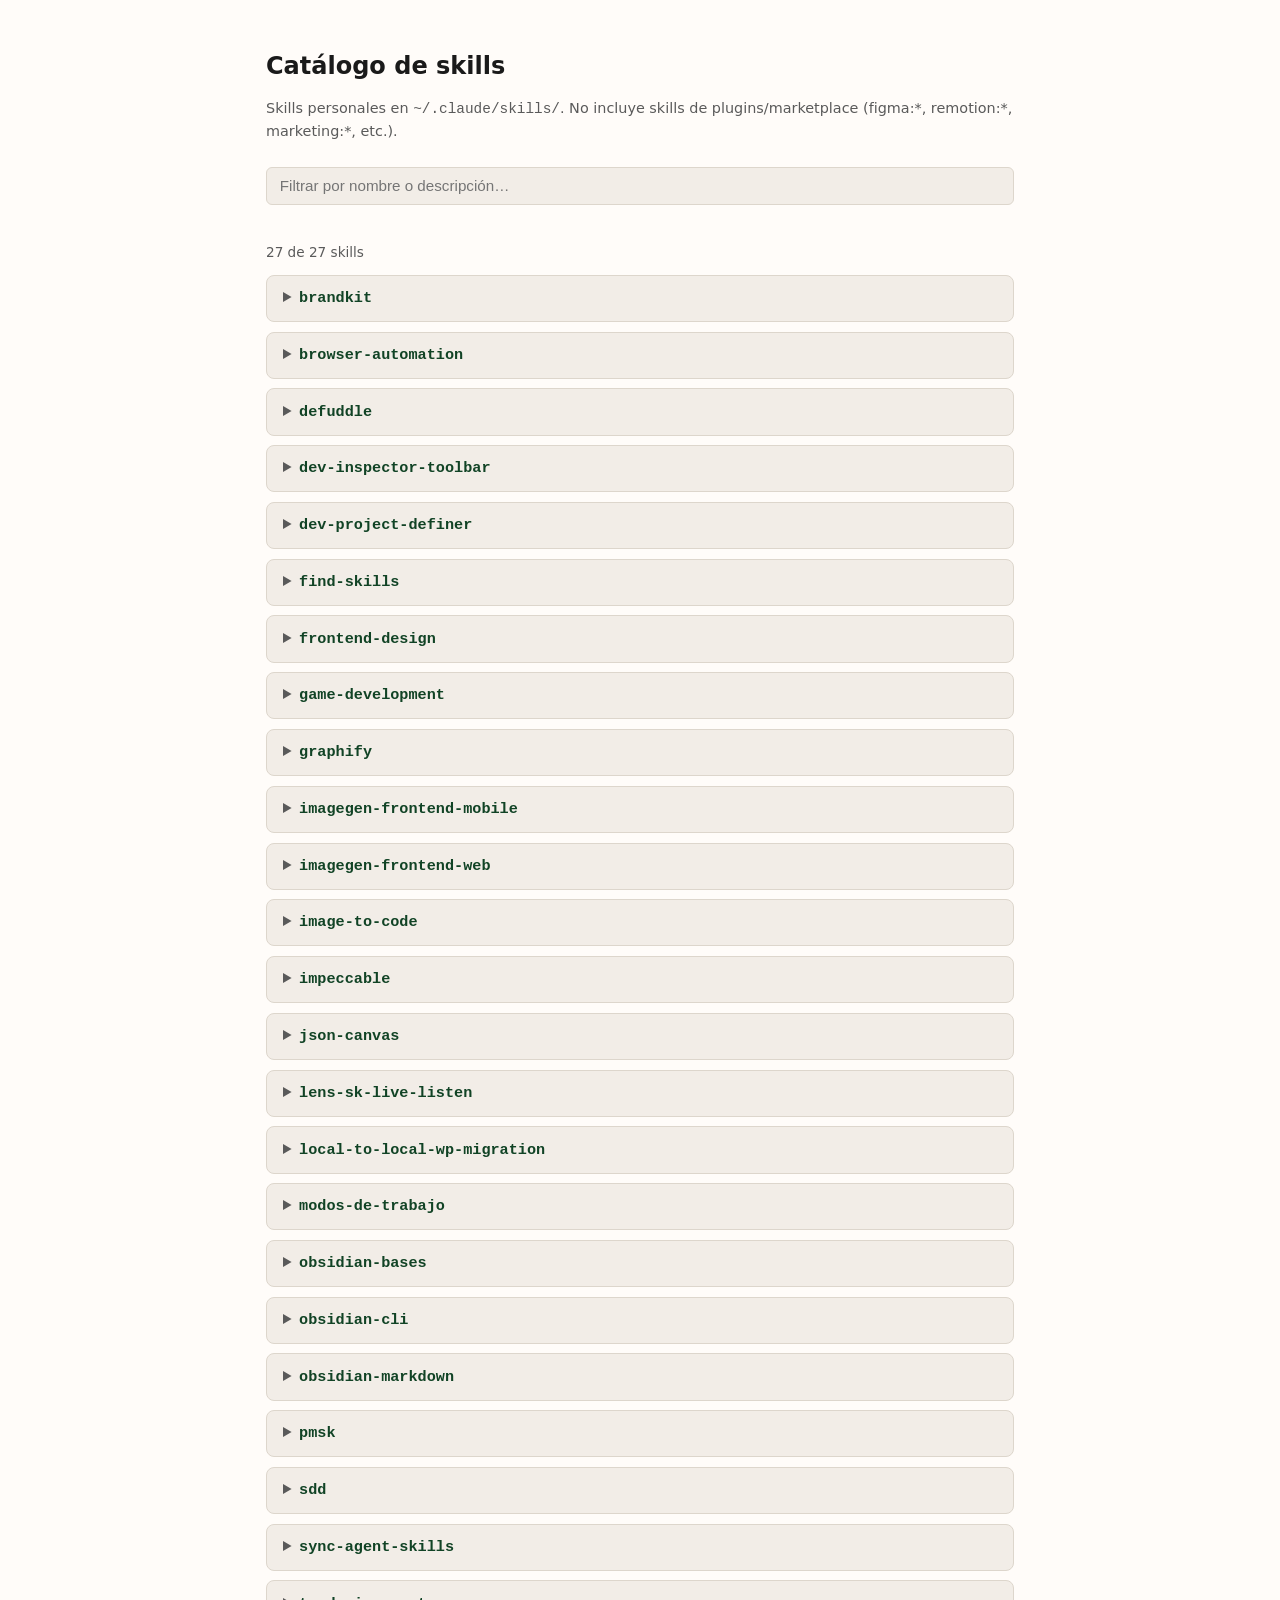
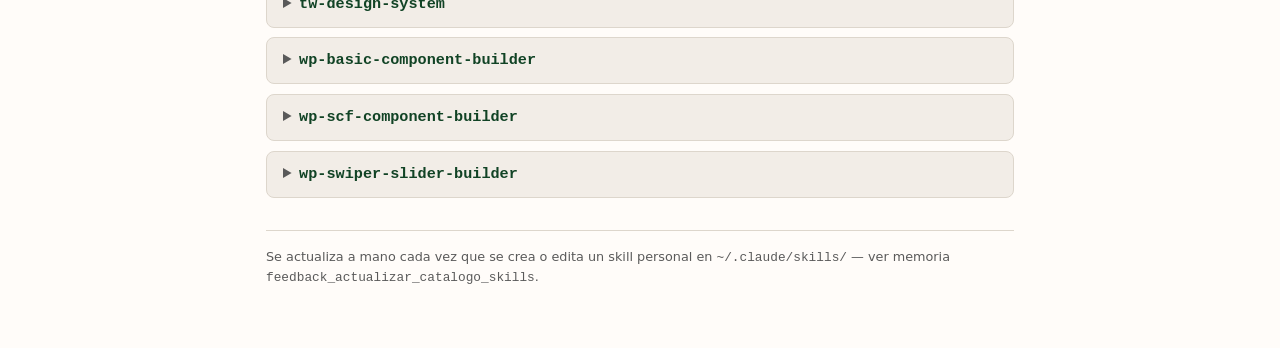
<file: index.html>
<!DOCTYPE html>
<html lang="es">
<head>
<meta charset="UTF-8">
<meta name="viewport" content="width=device-width, initial-scale=1">
<title>Catálogo de skills — ELAN-SK</title>
<style>
  :root {
    --bg: #FFFCF9;
    --surface: #F2EDE7;
    --text: #1a1a1a;
    --text-muted: #5a5a5a;
    --border: #ddd6cc;
    --accent: #114325;
  }
  @media (prefers-color-scheme: dark) {
    :root {
      --bg: #14140f;
      --surface: #1f1f18;
      --text: #f2ede7;
      --text-muted: #a8a196;
      --border: #35342a;
      --accent: #8fc98f;
    }
  }
  * { box-sizing: border-box; }
  body {
    margin: 0;
    background: var(--bg);
    color: var(--text);
    font-family: ui-sans-serif, system-ui, -apple-system, "Segoe UI", sans-serif;
    line-height: 1.5;
  }
  main {
    max-width: 780px;
    margin: 0 auto;
    padding: 2rem 1rem 4rem;
  }
  h1 {
    font-size: 1.5rem;
    margin-bottom: 0.25rem;
  }
  .subtitle {
    color: var(--text-muted);
    font-size: 0.9rem;
    margin-bottom: 1.5rem;
  }
  input[type="search"] {
    width: 100%;
    padding: 0.6rem 0.8rem;
    font-size: 0.95rem;
    border: 1px solid var(--border);
    border-radius: 6px;
    background: var(--surface);
    color: var(--text);
    margin-bottom: 1.5rem;
  }
  #count {
    font-size: 0.85rem;
    color: var(--text-muted);
    margin-bottom: 0.75rem;
  }
  details {
    background: var(--surface);
    border: 1px solid var(--border);
    border-radius: 8px;
    margin-bottom: 0.6rem;
    padding: 0.7rem 1rem;
  }
  details[open] { padding-bottom: 1rem; }
  summary {
    cursor: pointer;
    font-weight: 600;
    font-family: ui-monospace, SFMono-Regular, Menlo, Consolas, monospace;
    font-size: 0.95rem;
    color: var(--accent);
  }
  summary::marker { color: var(--text-muted); }
  .desc {
    margin: 0.6rem 0 0;
    font-size: 0.9rem;
    color: var(--text);
    white-space: pre-wrap;
  }
  .skill[hidden] { display: none; }
  footer {
    margin-top: 2rem;
    font-size: 0.8rem;
    color: var(--text-muted);
    border-top: 1px solid var(--border);
    padding-top: 1rem;
  }
</style>
</head>
<body>
<main>
  <h1>Catálogo de skills</h1>
  <p class="subtitle">Skills personales en <code>~/.claude/skills/</code>. No incluye skills de plugins/marketplace (figma:*, remotion:*, marketing:*, etc.).</p>
  <input type="search" id="filter" placeholder="Filtrar por nombre o descripción…">
  <p id="count"></p>
  <div id="list">

    <details class="skill">
      <summary>brandkit</summary>
      <p class="desc">Skill de generación de imágenes para brand kits premium: guías de marca, sistemas de logo, decks de identidad y presentaciones de mundo visual. Estilos minimalista, cinematográfico, editorial, dark-tech, lujo, cultural, seguridad, gaming, developer-tool y consumer-app.</p>
    </details>

    <details class="skill">
      <summary>browser-automation</summary>
      <p class="desc">Carga una página en un navegador headless y reporta qué pasó de verdad: errores de consola, requests de red fallidos, título de página, aserciones de DOM opcionales o una captura. Para verificar trabajo propio en vez de pedirle al usuario que mire la pantalla.</p>
    </details>

    <details class="skill">
      <summary>defuddle</summary>
      <p class="desc">Extrae contenido markdown limpio de páginas web con Defuddle CLI, sacando navegación y ruido para ahorrar tokens. Reemplaza a WebFetch cuando el usuario da una URL para leer/analizar (documentación, artículos, blogs). No usar en URLs que ya terminan en .md.</p>
    </details>

    <details class="skill">
      <summary>dev-inspector-toolbar</summary>
      <p class="desc">Inyecta y mantiene Lens-SK, una toolbar flotante de depuración visual para páginas web: seleccionar elementos, copiar clases, ver estructura HTML, capturar componentes, depurar estilos/layout/a11y, Asistencia IA con capturas.</p>
      <p class="desc"><strong>Reutilizar antes de construir:</strong> antes de agregar un control o popup nuevo a la barra, reutiliza las funciones que ya existen en <code>toolbar.js</code>. Solo crea algo desde cero si no hay nada que sirva, y explica por qué.</p>
    </details>

    <details class="skill">
      <summary>dev-project-definer</summary>
      <p class="desc">Asistente para DEFINIR proyectos de software antes de escribir código: estudio de viabilidad, requerimientos, análisis de mercado, diagramas de arquitectura y tracker HTML con guías por sprint. Cubre proyecto Nuevo/Heredado/Continuación, Unipersonal/Equipo, y modos Aprendizaje/Desarrollo/Prototipo. Integra Google Calendar y Drive.</p>
    </details>

    <details class="skill">
      <summary>find-skills</summary>
      <p class="desc">Ayuda a descubrir e instalar skills nuevos cuando el usuario pregunta "cómo hago X" o busca una funcionalidad que podría existir como skill instalable.</p>
    </details>

    <details class="skill">
      <summary>frontend-design</summary>
      <p class="desc">Guía para dirección visual distintiva e intencional al construir o rediseñar UI: ayuda con dirección estética, tipografía, y decisiones que no se sientan como default genérico de plantilla.</p>
    </details>

    <details class="skill">
      <summary>game-development</summary>
      <p class="desc">Corre el juego y lo mira en vez de solo leer el código o preguntarle al usuario qué pasó. Para cuando un juego/mod crashea, no carga, renderiza mal, o hay que arrancarlo desde terminal.</p>
    </details>

    <details class="skill">
      <summary>graphify</summary>
      <p class="desc">Convierte cualquier input (código, docs, papers, imágenes, videos) en un grafo de conocimiento persistente con god nodes, detección de comunidades y herramientas de query/path/explain. Tratar como consulta prioritaria cuando existe graphify-out/.</p>
    </details>

    <details class="skill">
      <summary>imagegen-frontend-mobile</summary>
      <p class="desc">Generación de imágenes premium para conceptos de pantallas de apps móviles (iOS/Android/cross-platform): jerarquía limpia, paletas controladas, iconografía propia, mockups de teléfono. Solo genera imágenes, no código.</p>
    </details>

    <details class="skill">
      <summary>imagegen-frontend-web</summary>
      <p class="desc">Dirección de imagen para referencias de diseño web premium: una imagen horizontal separada POR CADA sección (nunca comprimir varias secciones en una). Variedad de composición, CTAs y escalas de hero.</p>
    </details>

    <details class="skill">
      <summary>image-to-code</summary>
      <p class="desc">Skill de imagen-a-código para sitios web (Codex): genera primero sus propias imágenes de diseño, las analiza a fondo, e implementa el sitio para calzar lo más posible. Evita cards-dentro-de-cards y heroes recargados.</p>
    </details>

    <details class="skill">
      <summary>impeccable</summary>
      <p class="desc">Para diseñar, rediseñar, criticar, auditar, pulir o mejorar cualquier interfaz frontend: sitios, dashboards, UI de producto, formularios, onboarding. Cubre UX, jerarquía visual, accesibilidad, performance, responsive, theming, tipografía, espaciado, color, motion, copy y design systems reutilizables.</p>
    </details>

    <details class="skill">
      <summary>json-canvas</summary>
      <p class="desc">Crea y edita archivos JSON Canvas (.canvas) con nodos, edges, grupos y conexiones. Para mapas mentales, flowcharts y Canvas de Obsidian.</p>
    </details>

    <details class="skill">
      <summary>lens-sk-live-listen</summary>
      <p class="desc">Activa en la sesión actual la conexión en vivo con el puente navegador↔IA de la toolbar Lens-SK: recibe y responde pedidos de "Pedir cambio", "Aplicar"/"Aplicar todos" y "Código" hechos desde el navegador. Requiere el servidor live del proyecto corriendo.</p>
    </details>

    <details class="skill">
      <summary>local-to-local-wp-migration</summary>
      <p class="desc">Prepara y restaura paquetes de migración local-a-local de WordPress/DDEV entre máquinas de desarrollo: un solo archivo comprimido con BD, uploads, plugins, temas y configs locales, conservando skills de Claude/Codex del proyecto.</p>
    </details>

    <details class="skill">
      <summary>modos-de-trabajo</summary>
      <p class="desc">Formato de confirmación de alineación (/entendido, /dudas), modo de consulta de solo lectura (/consulta), y modos de trabajo autónomo desatendido (/solo, /solo-ya) con sus reglas de cuándo preguntar, cuándo asumir, y prohibición de acciones destructivas.</p>
    </details>

    <details class="skill">
      <summary>obsidian-bases</summary>
      <p class="desc">Crea y edita Obsidian Bases (.base) con vistas, filtros, fórmulas y resúmenes — vistas tipo base de datos de notas.</p>
    </details>

    <details class="skill">
      <summary>obsidian-cli</summary>
      <p class="desc">Interactúa con vaults de Obsidian vía CLI: leer/crear/buscar notas, tareas, propiedades, recargar plugins, correr JS, capturar errores/screenshots, inspeccionar el DOM para desarrollo de plugins y temas.</p>
    </details>

    <details class="skill">
      <summary>obsidian-markdown</summary>
      <p class="desc">Crea y edita Obsidian Flavored Markdown: wikilinks, embeds, callouts, properties y demás sintaxis propia de Obsidian.</p>
    </details>

    <details class="skill">
      <summary>pmsk</summary>
      <p class="desc">Conecta directo con la API de ProjectManagerSK (a veces tecleado "MPSK"): crear/consultar proyectos, fases, tareas, asignados, estados y dependencias del sistema propio de gestión de proyectos del usuario.</p>
      <p class="desc"><strong>Conexión por link:</strong> si se pega el link del botón "Conectar IA" de la app, se usa en lugar de usuario y contraseña, con los mismos permisos de la persona. Es reutilizable: vale hasta que la tarea se completa, pasan 7 días sin uso o se desactiva desde la app; hay uno por tarea o proyecto.</p>
      <p class="desc"><strong>Documentos en .md:</strong> todo documento de texto que redacta y sube a la app va en Markdown, que el visor muestra con formato. Los archivos que aporta la persona se suben tal como vienen.</p>
    </details>

    <details class="skill">
      <summary>sdd</summary>
      <p class="desc">Desarrolla con Spec-Driven Development: entrevista con opciones hasta no tener dudas, especificación, plan con inventario de impacto (todos los lugares donde se nota el cambio, incluidos avisos y tareas programadas), tests primero y validación requisito por requisito. Dos modos: <strong>PMSK</strong> (al pegar el link "Conectar IA" de una tarea; parte de la cascada objetivos → requerimientos → fase → tarea y registra todo en la app) y <strong>chat</strong> (pedidos medianos o grandes por chat, o con <code>/sdd</code>; mismo flujo sin la app). Los ajustes chicos van directo.</p>
      <p class="desc"><strong>Lee las fuentes primero:</strong> antes de la entrevista descarga y lee los insumos y evidencias de la tarea, los archivos y enlaces del proyecto y las conversaciones; lo que no puede leer lo dice y lo pregunta.</p>
      <p class="desc"><strong>Aprobaciones:</strong> se detiene solo después de la especificación y después del plan.</p>
      <p class="desc"><strong>Registro en la app:</strong> agrega la sección «Especificación» a la descripción, crea el checklist con las tareas, sube a Insumos los archivos fuente y la especificación (.md), a Evidencias las capturas de las pruebas, publica un comentario de cierre y completa la tarea solo si todo pasó.</p>
      <p class="desc"><strong>Para el usuario:</strong> nombres legibles antes que ids, y «Especificación» en lugar de «spec» en todo lo que se ve en la app.</p>
    </details>

    <details class="skill">
      <summary>sync-agent-skills</summary>
      <p class="desc">Sincroniza skills entre agentes locales (Claude/Codex/Agents): crea skills faltantes y resuelve conflictos copiando el archivo más nuevo. Solo se usa cuando el usuario lo pide explícitamente.</p>
    </details>

    <details class="skill">
      <summary>tw-design-system</summary>
      <p class="desc">Adapta cualquier diseño (imagen, Figma, HTML, documento) al core propio de Tailwind CSS v4 de ELAN-SK: colores semánticos por rol, tipografía responsive con clamp, containers estilo Bootstrap, utilidades en rem, botones/atómicos con @apply. Se usa SIEMPRE al crear/editar cualquier componente en un proyecto que ya tenga este core.</p>
      <p class="desc"><strong>Reutilizar antes de construir:</strong> antes de crear un átomo, utilidad o archivo <code>.css</code> nuevo, busca uno ya existente en <code>tailwindcss/</code> y lo reutiliza o extiende. Solo crea algo desde cero si no hay nada que sirva, y explica por qué.</p>
    </details>

    <details class="skill">
      <summary>wp-basic-component-builder</summary>
      <p class="desc">Maqueta y publica secciones con el componente "Básico" de WordPress (hello-elementor-depura): un layout de Flexible Content que es lienzo libre de HTML + Tailwind sin campos SCF fijos. Modo local (compila CSS con Node + inserta vía WP-CLI) o modo externo (solo entrega el código para pegar, con placeholders).</p>
      <p class="desc"><strong>Reutilizar antes de construir:</strong> parte del markup y las clases de secciones o snippets ya probados en vez de escribir HTML desde cero. Solo crea algo desde cero si no hay nada que sirva, y explica por qué.</p>
    </details>

    <details class="skill">
      <summary>wp-scf-component-builder</summary>
      <p class="desc">Crea y conecta componentes de WordPress con Secure Custom Fields (SCF) a partir de un diseño, con naming BEM-guion-bajo y el core de tw-design-system. Por defecto arma páginas con Flexible Content (layouts reordenables desde el admin).</p>
      <p class="desc"><strong>Reutilizar antes de construir:</strong> antes de crear un componente, card o campo nuevo, busca uno parecido ya probado (componentes, cards, loops, field groups) y lo reutiliza. Solo crea algo desde cero si no hay nada que sirva, y explica por qué.</p>
    </details>

    <details class="skill">
      <summary>wp-swiper-slider-builder</summary>
      <p class="desc">Crea sliders/carruseles en WordPress con Swiper usando el wrapper propio SwiperManager, alimentados por un repeater de SCF o por un WP_Query de posts.</p>
      <p class="desc"><strong>Reutilizar antes de construir:</strong> todo slider nuevo parte de <code>SwiperManager</code> y de un slider existente, no desde cero. Solo crea algo desde cero si no hay nada que sirva, y explica por qué.</p>
    </details>

  </div>
  <footer>
    Se actualiza a mano cada vez que se crea o edita un skill personal en <code>~/.claude/skills/</code> — ver memoria <code>feedback_actualizar_catalogo_skills</code>.
  </footer>
</main>
<script>
  const filter = document.getElementById('filter');
  const items = [...document.querySelectorAll('.skill')];
  const count = document.getElementById('count');
  function apply() {
    const q = filter.value.trim().toLowerCase();
    let shown = 0;
    items.forEach(item => {
      const text = item.textContent.toLowerCase();
      const match = !q || text.includes(q);
      item.hidden = !match;
      if (match) shown++;
    });
    count.textContent = shown + ' de ' + items.length + ' skills';
  }
  filter.addEventListener('input', apply);
  apply();
</script>
</body>
</html>
</file>
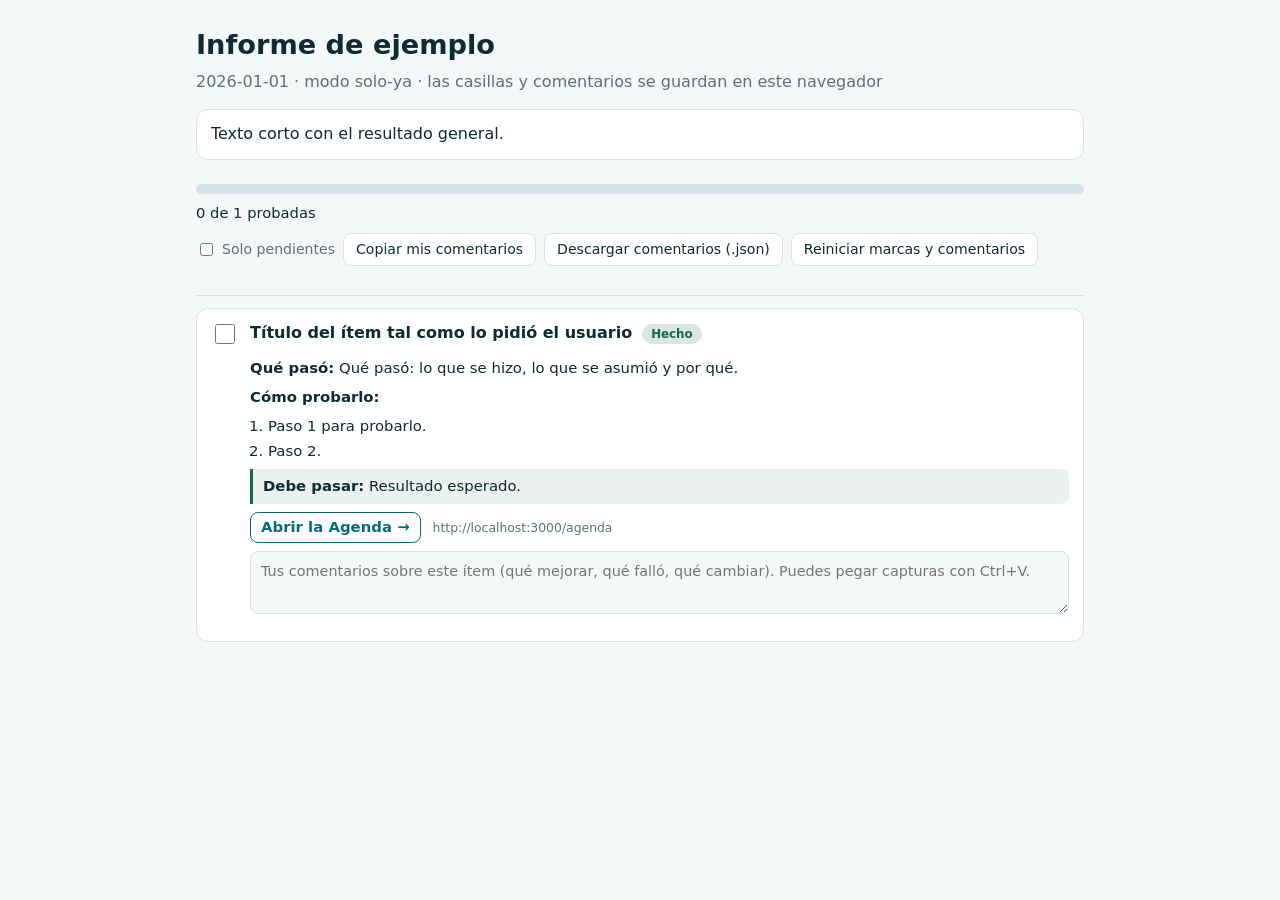
<file: modos-de-trabajo/templates/informe.html>
<!DOCTYPE html>
<html lang="es">
<head>
<meta charset="utf-8">
<meta name="viewport" content="width=device-width, initial-scale=1">
<title>Informe</title>
<!--
  PLANTILLA del informe de resultados (skill modos-de-trabajo, sección
  "Informe de resultados"). NO se edita el diseño ni el script: solo se
  reemplaza el JSON de <script id="informe-data"> (y opcionalmente <title>).
  Formato del JSON: ver SKILL.md. Los comentarios admiten capturas pegadas (Ctrl+V); van en el .json descargado como data URLs. El JSON no puede contener la secuencia
  "</script".
-->
<style>
  :root { --bg:#f4f8f8; --card:#fff; --ink:#0f2a33; --muted:#5b7078; --line:#d5e3e4; --accent:#0a6b78; --ok:#17664e; --warn:#8a5a00; --bad:#a3252f; }
  @media (prefers-color-scheme: dark) { :root { --bg:#0d1b20; --card:#14272e; --ink:#e6f1f1; --muted:#9db4ba; --line:#254149; --accent:#6fd0dc; --ok:#5fd0a3; --warn:#f0c060; --bad:#ff8a93; } }
  * { box-sizing: border-box; }
  body { margin:0; background:var(--bg); color:var(--ink); font:16px/1.55 system-ui, -apple-system, "Segoe UI", sans-serif; }
  main { max-width: 920px; margin: 0 auto; padding: 24px 16px 80px; }
  h1 { font-size: 1.7rem; margin: 0 0 4px; }
  .sub { color: var(--muted); margin: 0 0 14px; }
  .resumen { background: var(--card); border: 1px solid var(--line); border-radius: 12px; padding: 12px 14px; margin: 0 0 14px; }
  .bar { position: sticky; top: 0; z-index: 5; background: var(--bg); padding: 10px 0 12px; border-bottom: 1px solid var(--line); }
  .track { height: 10px; border-radius: 99px; background: var(--line); overflow: hidden; }
  .fill { height: 100%; width: 0; background: var(--ok); transition: width .25s; }
  .row { display: flex; flex-wrap: wrap; gap: 8px 12px; align-items: center; justify-content: space-between; margin-top: 8px; font-size: .92rem; }
  .row .grp { display: flex; flex-wrap: wrap; gap: 8px; align-items: center; }
  button.btn { border: 1px solid var(--line); background: var(--card); color: var(--ink); border-radius: 8px; padding: 5px 12px; cursor: pointer; font: inherit; font-size: .88rem; }
  button.btn:hover { border-color: var(--accent); }
  label.chk { display: inline-flex; gap: 6px; align-items: center; cursor: pointer; color: var(--muted); font-size: .88rem; }
  #msg { color: var(--ok); font-size: .85rem; min-height: 1.2em; }
  .item { background: var(--card); border: 1px solid var(--line); border-radius: 12px; margin: 12px 0; padding: 12px 14px; display: grid; grid-template-columns: auto 1fr; gap: 4px 12px; }
  .item.done { opacity: .66; }
  .item input[type=checkbox] { width: 20px; height: 20px; margin-top: 3px; accent-color: var(--ok); cursor: pointer; }
  .item h3 { margin: 0; font-size: 1rem; display: flex; flex-wrap: wrap; gap: 6px 10px; align-items: center; }
  .item .body { grid-column: 2; font-size: .93rem; }
  .tag { display: inline-block; padding: 1px 9px; border-radius: 999px; font-size: .74rem; font-weight: 600; white-space: nowrap; }
  .t-hecho { background: color-mix(in srgb, var(--ok) 16%, transparent); color: var(--ok); }
  .t-parcial { background: color-mix(in srgb, var(--warn) 18%, transparent); color: var(--warn); }
  .t-no_hecho { background: color-mix(in srgb, var(--bad) 16%, transparent); color: var(--bad); }
  .paso { margin: 6px 0; }
  ol { margin: 6px 0 6px 18px; padding: 0; }
  li { margin: 2px 0; }
  .exp { margin-top: 6px; padding: 6px 10px; border-left: 3px solid var(--ok); background: color-mix(in srgb, var(--ok) 9%, transparent); border-radius: 0 8px 8px 0; }
  .probar { margin-top: 8px; display: flex; flex-wrap: wrap; gap: 6px 12px; align-items: center; }
  .probar a { color: var(--accent); font-weight: 600; text-decoration: none; border: 1px solid var(--accent); border-radius: 8px; padding: 3px 10px; }
  .probar a:hover { background: color-mix(in srgb, var(--accent) 12%, transparent); }
  .probar small { color: var(--muted); }
  textarea { width: 100%; min-height: 58px; margin-top: 8px; border: 1px solid var(--line); border-radius: 8px; background: var(--bg); color: var(--ink); font: inherit; font-size: .9rem; padding: 8px 10px; resize: vertical; }
  textarea:focus { outline: 2px solid color-mix(in srgb, var(--accent) 45%, transparent); border-color: var(--accent); }
  .thumbs { display: flex; flex-wrap: wrap; gap: 8px; margin-top: 8px; }
  .thumbs figure { margin: 0; position: relative; }
  .thumbs img { display: block; max-width: 160px; max-height: 120px; border-radius: 8px; border: 1px solid var(--line); cursor: zoom-in; }
  .thumbs figure.big { flex-basis: 100%; }
  .thumbs figure.big img { max-width: 100%; max-height: none; cursor: zoom-out; }
  .thumbs .x { position: absolute; top: 4px; right: 4px; width: 22px; height: 22px; border-radius: 99px; border: 0; background: rgba(15,42,51,.75); color: #fff; cursor: pointer; line-height: 1; font-size: 14px; }
  code { background: color-mix(in srgb, var(--accent) 12%, transparent); padding: 1px 6px; border-radius: 5px; font-size: .88em; }
  .hide { display: none; }
</style>
</head>
<body>
<main>
  <h1 id="titulo">Informe</h1>
  <p class="sub" id="sub"></p>
  <div class="resumen hide" id="resumen"></div>

  <div class="bar">
    <div class="track"><div class="fill" id="fill"></div></div>
    <div class="row">
      <span id="count">0 de 0 probadas</span>
      <span class="grp">
        <label class="chk"><input type="checkbox" id="onlyPending"> Solo pendientes</label>
        <button class="btn" id="copy">Copiar mis comentarios</button>
        <button class="btn" id="download">Descargar comentarios (.json)</button>
        <button class="btn" id="reset">Reiniciar marcas y comentarios</button>
      </span>
    </div>
    <div id="msg" role="status"></div>
  </div>

  <div id="root"></div>
</main>

<!-- ===== DATOS: lo único que se reemplaza en cada informe ===== -->
<script type="application/json" id="informe-data">
{
  "tema": "ejemplo",
  "titulo": "Informe de ejemplo",
  "fecha": "2026-01-01",
  "modo": "solo-ya",
  "baseUrl": "http://localhost:3000",
  "resumen": "Texto corto con el resultado general.",
  "items": [
    {
      "id": "1",
      "titulo": "Título del ítem tal como lo pidió el usuario",
      "estado": "hecho",
      "paso": "Qué pasó: lo que se hizo, lo que se asumió y por qué.",
      "pasos": ["Paso 1 para probarlo.", "Paso 2."],
      "debe": "Resultado esperado.",
      "link": "/agenda",
      "linkTexto": "Abrir la Agenda",
      "comando": ""
    }
  ]
}
</script>

<script>
// <pure>
// Funciones puras (sin DOM): se prueban aparte con node.
function resolveLink(baseUrl, link) {
  if (!link) return "";
  if (/^(https?|file):/i.test(link)) return link;
  const base = String(baseUrl || "").replace(/\/+$/, "");
  return base + (link.startsWith("/") ? link : "/" + link);
}
// Reduce una imagen para que quepan varias en el navegador (localStorage ~5 MB).
function fitSize(w, h, max) {
  const k = Math.min(1, max / Math.max(w, h));
  return { w: Math.max(1, Math.round(w * k)), h: Math.max(1, Math.round(h * k)) };
}
function buildCommentsText(data, state) {
  const lines = [`COMENTARIOS — ${data.titulo} (${data.fecha})`];
  for (const it of data.items) {
    const note = (state.notes[it.id] || "").trim();
    const imgs = (state.images[it.id] || []).length;
    const done = !!state.checks[it.id];
    if (!note && !done && !imgs) continue;
    lines.push("", `[${it.id}] ${it.titulo} — probado: ${done ? "sí" : "no"}`);
    if (note) lines.push(...note.split("\n").map((l) => "  " + l));
    if (imgs) lines.push(`  [${imgs} captura(s) adjunta(s): usa «Descargar» para enviarlas]`);
  }
  if (lines.length === 1) lines.push("", "(sin comentarios ni pruebas marcadas)");
  return lines.join("\n");
}
function buildCommentsJson(data, state, now) {
  return {
    tema: data.tema, titulo: data.titulo, fecha: data.fecha, exportadoEn: now,
    items: data.items
      .filter((it) => (state.notes[it.id] || "").trim() || state.checks[it.id] || (state.images[it.id] || []).length)
      .map((it) => {
        const out = { id: it.id, titulo: it.titulo, estado: it.estado, probado: !!state.checks[it.id], comentario: (state.notes[it.id] || "").trim() };
        const imgs = state.images[it.id] || [];
        if (imgs.length) out.imagenes = imgs; // data URLs (jpeg)
        return out;
      }),
  };
}
// </pure>

const DATA = JSON.parse(document.getElementById("informe-data").textContent);
const KEY = `informe:${DATA.tema}:${DATA.fecha}`;
let state = { checks: {}, notes: {}, images: {} };
try { state = Object.assign(state, JSON.parse(localStorage.getItem(KEY) || "{}")); } catch (_) {}
const save = () => { try { localStorage.setItem(KEY, JSON.stringify(state)); } catch (_) {} };
const $ = (id) => document.getElementById(id);
const ESTADO = { hecho: "Hecho", parcial: "Parcial", no_hecho: "No hecho" };

document.title = DATA.titulo;
$("titulo").textContent = DATA.titulo;
$("sub").textContent = `${DATA.fecha}${DATA.modo ? " · modo " + DATA.modo : ""} · las casillas y comentarios se guardan en este navegador`;
if (DATA.resumen) { $("resumen").innerHTML = DATA.resumen; $("resumen").classList.remove("hide"); }

const root = $("root");
for (const it of DATA.items) {
  const div = document.createElement("div"); div.className = "item"; div.dataset.id = it.id;
  const url = resolveLink(DATA.baseUrl, it.link);
  const probar = url || it.comando
    ? `<div class="probar">${url ? `<a href="${url}" target="_blank" rel="noopener">${it.linkTexto || "Probar aquí"} →</a><small>${url}</small>` : ""}${it.comando ? `<span>Comando: <code>${it.comando}</code></span>` : ""}</div>`
    : "";
  div.innerHTML =
    `<input type="checkbox" id="c-${it.id}" aria-label="Probado: ${String(it.titulo).replace(/<[^>]*>/g, "").replace(/"/g, "&quot;")}">` +
    `<h3><label for="c-${it.id}">${it.titulo}</label><span class="tag t-${it.estado}">${ESTADO[it.estado] || it.estado}</span></h3>` +
    `<div class="body">` +
      (it.paso ? `<div class="paso"><b>Qué pasó:</b> ${it.paso}</div>` : "") +
      (it.pasos && it.pasos.length ? `<b>Cómo probarlo:</b><ol>${it.pasos.map((x) => `<li>${x}</li>`).join("")}</ol>` : "") +
      (it.debe ? `<div class="exp"><b>Debe pasar:</b> ${it.debe}</div>` : "") +
      probar +
      `<textarea placeholder="Tus comentarios sobre este ítem (qué mejorar, qué falló, qué cambiar). Puedes pegar capturas con Ctrl+V." aria-label="Comentarios del ítem ${it.id}"></textarea><div class="thumbs"></div>` +
    `</div>`;
  root.appendChild(div);
  const box = div.querySelector("input"), note = div.querySelector("textarea");
  box.checked = !!state.checks[it.id];
  note.value = state.notes[it.id] || "";
  box.addEventListener("change", () => { state.checks[it.id] = box.checked; save(); refresh(); });
  note.addEventListener("input", () => { state.notes[it.id] = note.value; save(); });
  renderThumbs(it.id);
}

// ---- Capturas pegadas (Ctrl+V) en los comentarios ----
function itemEl(id) { return document.querySelector(`.item[data-id="${id}"]`); }
function renderThumbs(id) {
  const box = itemEl(id) && itemEl(id).querySelector(".thumbs");
  if (!box) return;
  const imgs = state.images[id] || [];
  box.innerHTML = "";
  imgs.forEach((src, n) => {
    const fig = document.createElement("figure");
    fig.innerHTML = `<img alt="Captura ${n + 1}" src="${src}"><button type="button" class="x" aria-label="Quitar captura">×</button>`;
    fig.querySelector("img").addEventListener("click", () => fig.classList.toggle("big"));
    fig.querySelector(".x").addEventListener("click", () => { state.images[id].splice(n, 1); save(); renderThumbs(id); });
    box.appendChild(fig);
  });
}
function fileToDataUrl(file, max = 1600) {
  return new Promise((resolve, reject) => {
    const url = URL.createObjectURL(file), img = new Image();
    img.onload = () => {
      const { w, h } = fitSize(img.naturalWidth, img.naturalHeight, max);
      const c = document.createElement("canvas"); c.width = w; c.height = h;
      const ctx = c.getContext("2d"); ctx.fillStyle = "#fff"; ctx.fillRect(0, 0, w, h); ctx.drawImage(img, 0, 0, w, h);
      URL.revokeObjectURL(url); resolve(c.toDataURL("image/jpeg", 0.85));
    };
    img.onerror = () => { URL.revokeObjectURL(url); reject(new Error("imagen no válida")); };
    img.src = url;
  });
}
document.addEventListener("paste", async (e) => {
  const cd = e.clipboardData; if (!cd) return;
  const files = Array.from(cd.files).filter((f) => /^image\/(png|jpeg|webp|gif)$/.test(f.type));
  if (!files.length) return; // texto: pegado normal
  const t = e.target;
  const editable = t && (t.isContentEditable || t.tagName === "INPUT" || t.tagName === "TEXTAREA");
  if (editable && (cd.types.includes("text/plain") || cd.types.includes("text/html"))) return;
  // Ítem destino: el del campo enfocado o, si no, el que tiene el mouse encima.
  const item = (t && t.closest && t.closest(".item")) || [...document.querySelectorAll(".item")].find((d) => d.matches(":hover"));
  if (!item) return;
  e.preventDefault();
  const id = item.dataset.id;
  for (const f of files) {
    try {
      (state.images[id] = state.images[id] || []).push(await fileToDataUrl(f));
      try { localStorage.setItem(KEY, JSON.stringify(state)); } catch (_) { state.images[id].pop(); say("No cabe en el navegador: descarga los comentarios y quita capturas."); continue; }
      renderThumbs(id); say("Captura agregada.");
    } catch (_) { say("No se pudo leer la imagen pegada."); }
  }
});

const only = $("onlyPending");
function refresh() {
  const total = DATA.items.length; let done = 0;
  document.querySelectorAll(".item").forEach((div) => {
    const on = div.querySelector("input").checked;
    if (on) done++;
    div.classList.toggle("done", on);
    div.classList.toggle("hide", only.checked && on);
  });
  $("count").textContent = `${done} de ${total} probadas`;
  $("fill").style.width = total ? `${Math.round((done / total) * 100)}%` : "0%";
}
only.addEventListener("change", refresh);

let msgTimer;
function say(text) { $("msg").textContent = text; clearTimeout(msgTimer); msgTimer = setTimeout(() => ($("msg").textContent = ""), 4000); }

$("copy").addEventListener("click", async () => {
  const text = buildCommentsText(DATA, state);
  const hasImgs = Object.values(state.images).some((a) => a && a.length);
  try { await navigator.clipboard.writeText(text); say(hasImgs ? "Copiado. Las capturas no van en el texto: usa «Descargar»." : "Copiado. Pégalo en el chat."); }
  catch (_) {
    const t = document.createElement("textarea"); t.value = text; document.body.appendChild(t); t.select();
    try { document.execCommand("copy"); say("Copiado. Pégalo en el chat."); } catch (__) { say("No se pudo copiar: usa «Descargar»."); }
    t.remove();
  }
});
$("download").addEventListener("click", () => {
  const json = JSON.stringify(buildCommentsJson(DATA, state, new Date().toISOString()), null, 2);
  const a = document.createElement("a");
  a.href = URL.createObjectURL(new Blob([json], { type: "application/json" }));
  a.download = `comentarios-${DATA.tema}-${DATA.fecha}.json`;
  document.body.appendChild(a); a.click(); a.remove();
  say(`Descargado como comentarios-${DATA.tema}-${DATA.fecha}.json`);
});
// Dos pasos en vez de un diálogo nativo: el primer clic arma, el segundo borra.
const resetBtn = $("reset"); let armed = null;
resetBtn.addEventListener("click", () => {
  if (!armed) {
    resetBtn.textContent = "¿Seguro? Pulsa otra vez";
    armed = setTimeout(() => { armed = null; resetBtn.textContent = "Reiniciar marcas y comentarios"; }, 3000);
    return;
  }
  clearTimeout(armed); armed = null; resetBtn.textContent = "Reiniciar marcas y comentarios";
  state = { checks: {}, notes: {}, images: {} }; save();
  document.querySelectorAll(".item").forEach((div) => { div.querySelector("input").checked = false; div.querySelector("textarea").value = ""; div.querySelector(".thumbs").innerHTML = ""; });
  refresh();
});
refresh();
</script>
</body>
</html>
</file>
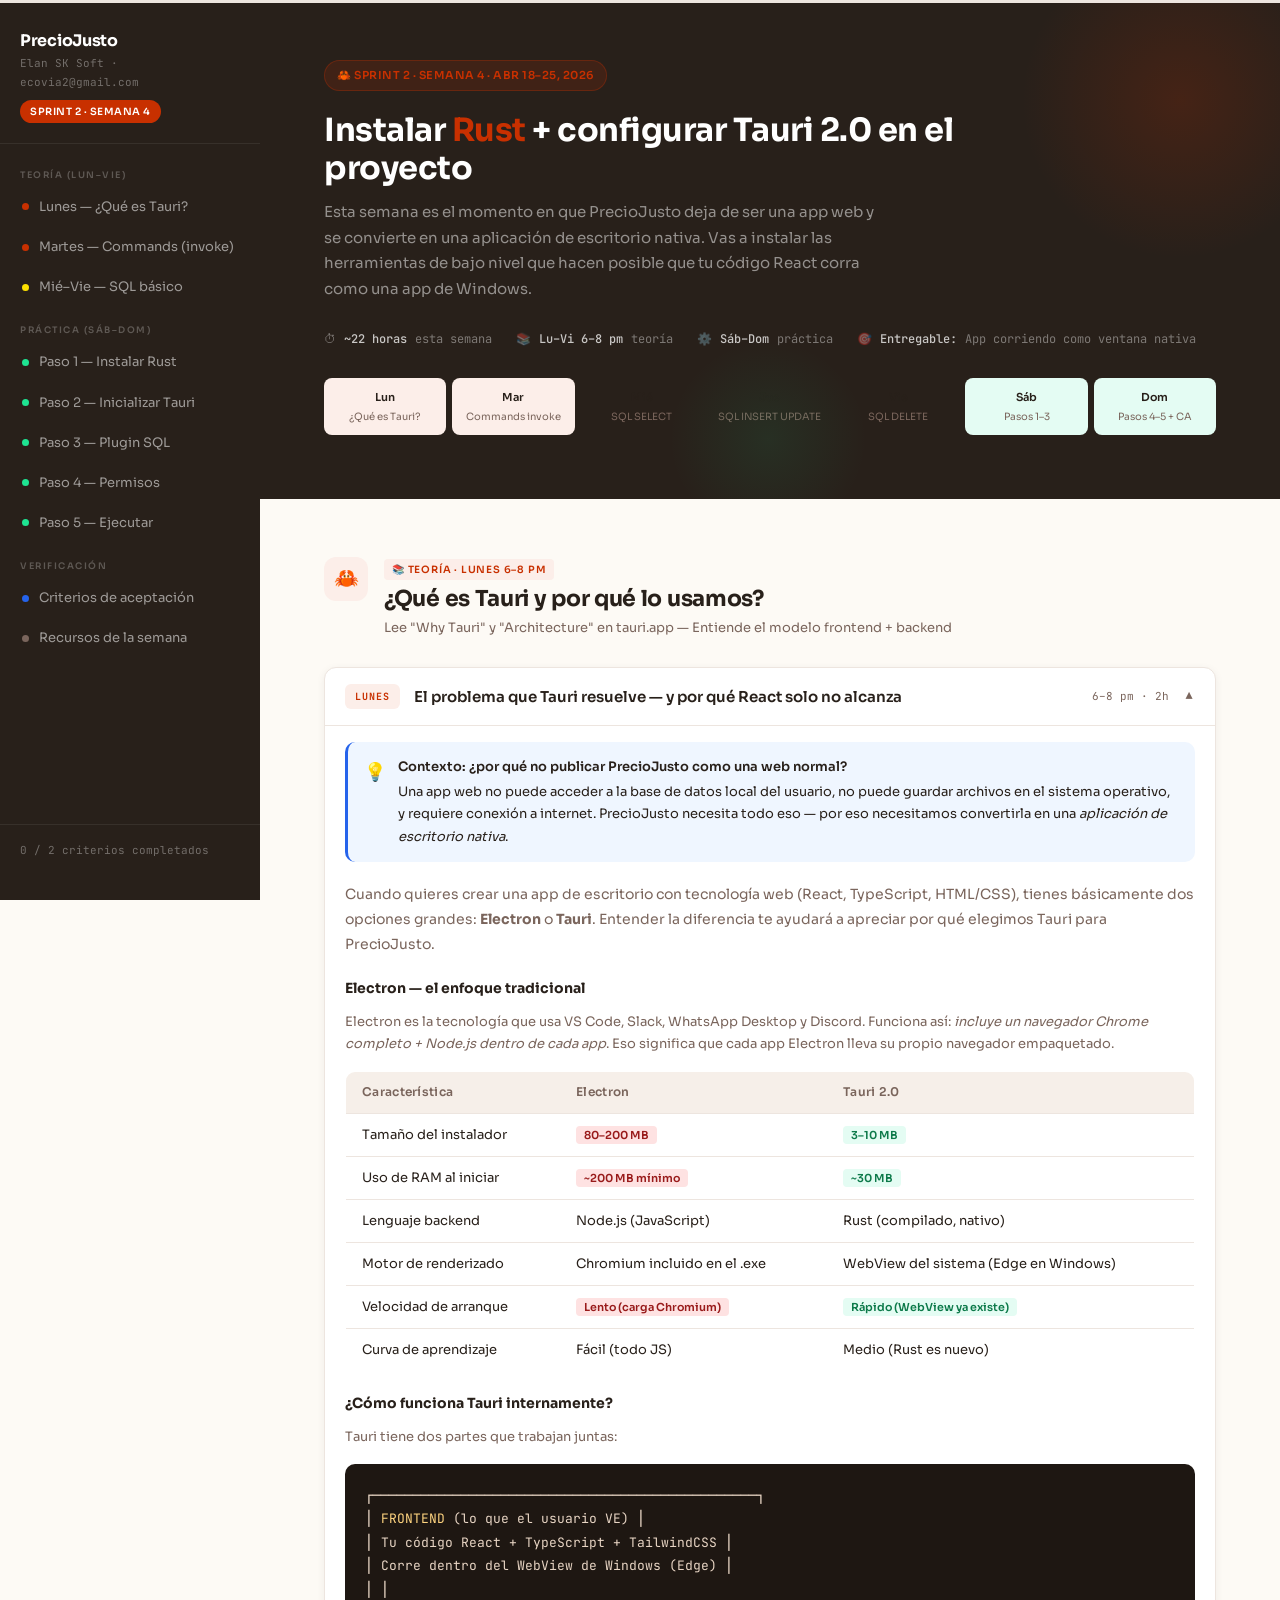
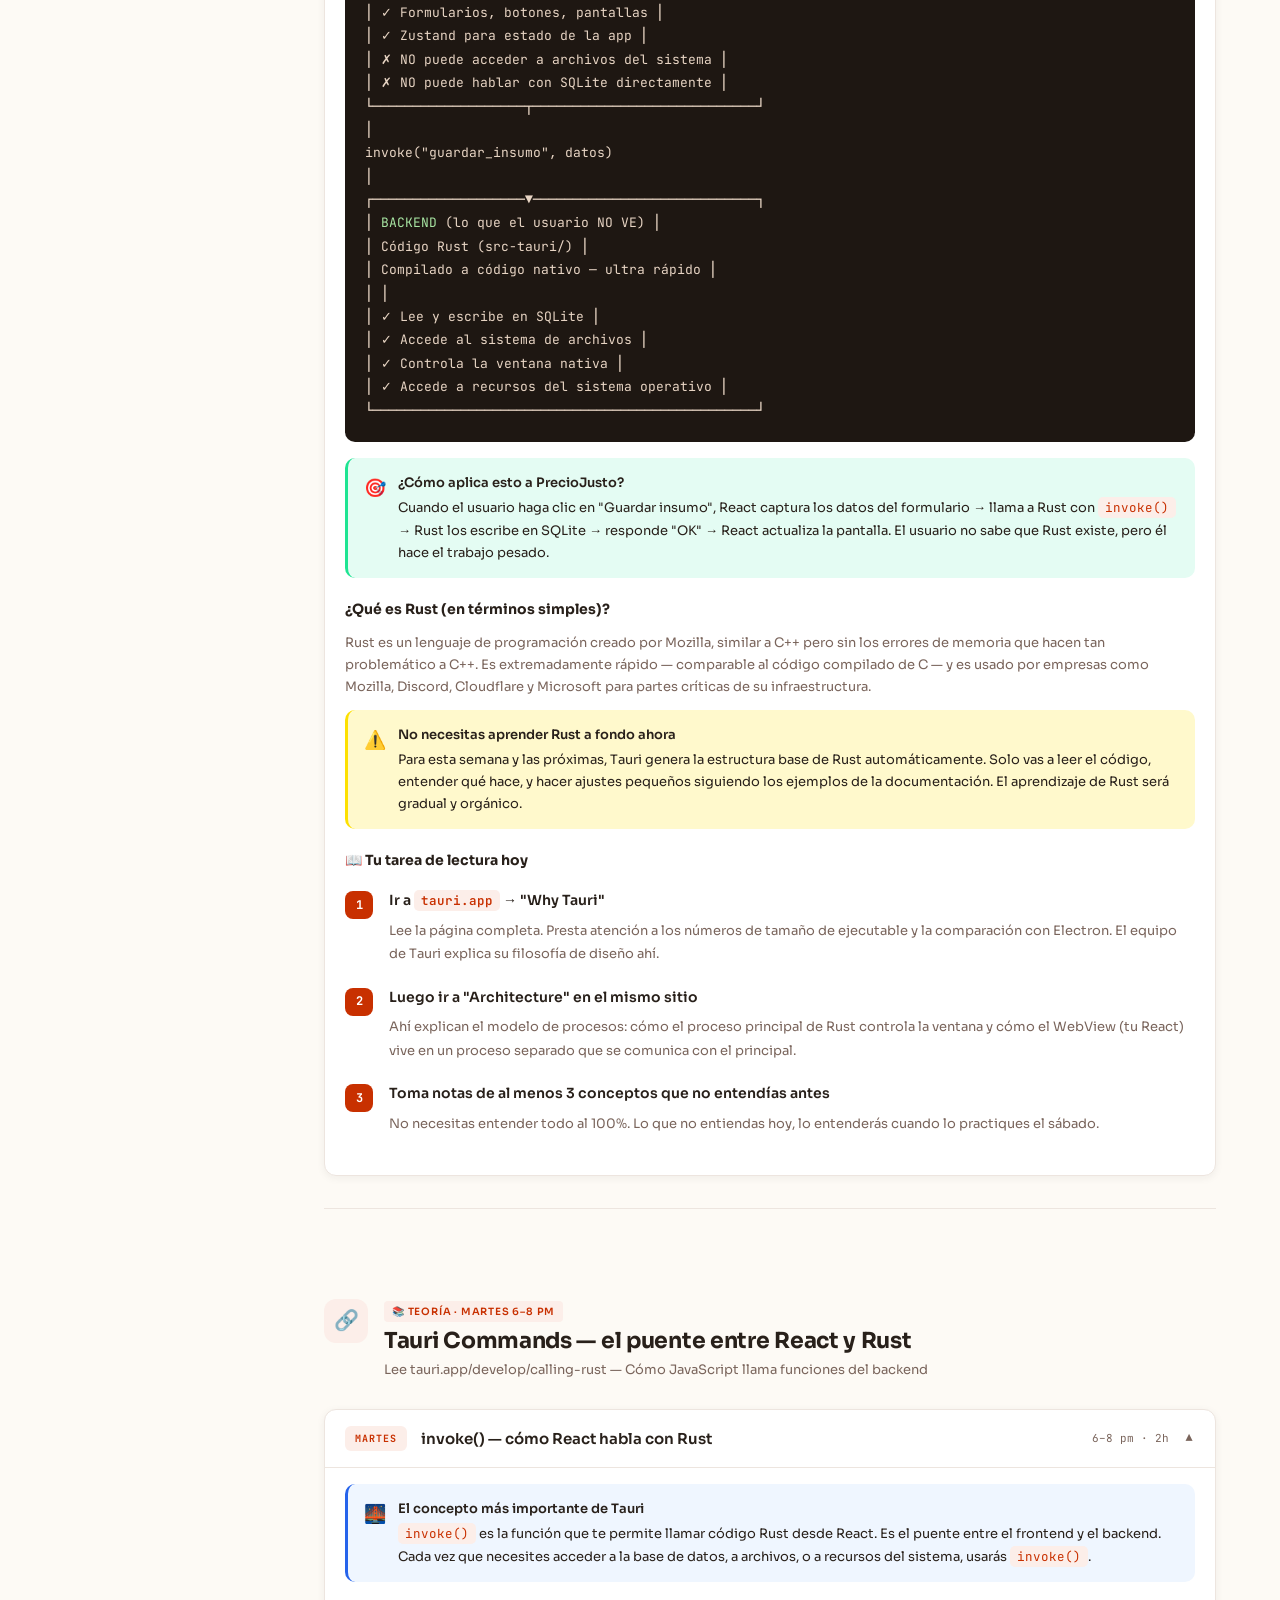
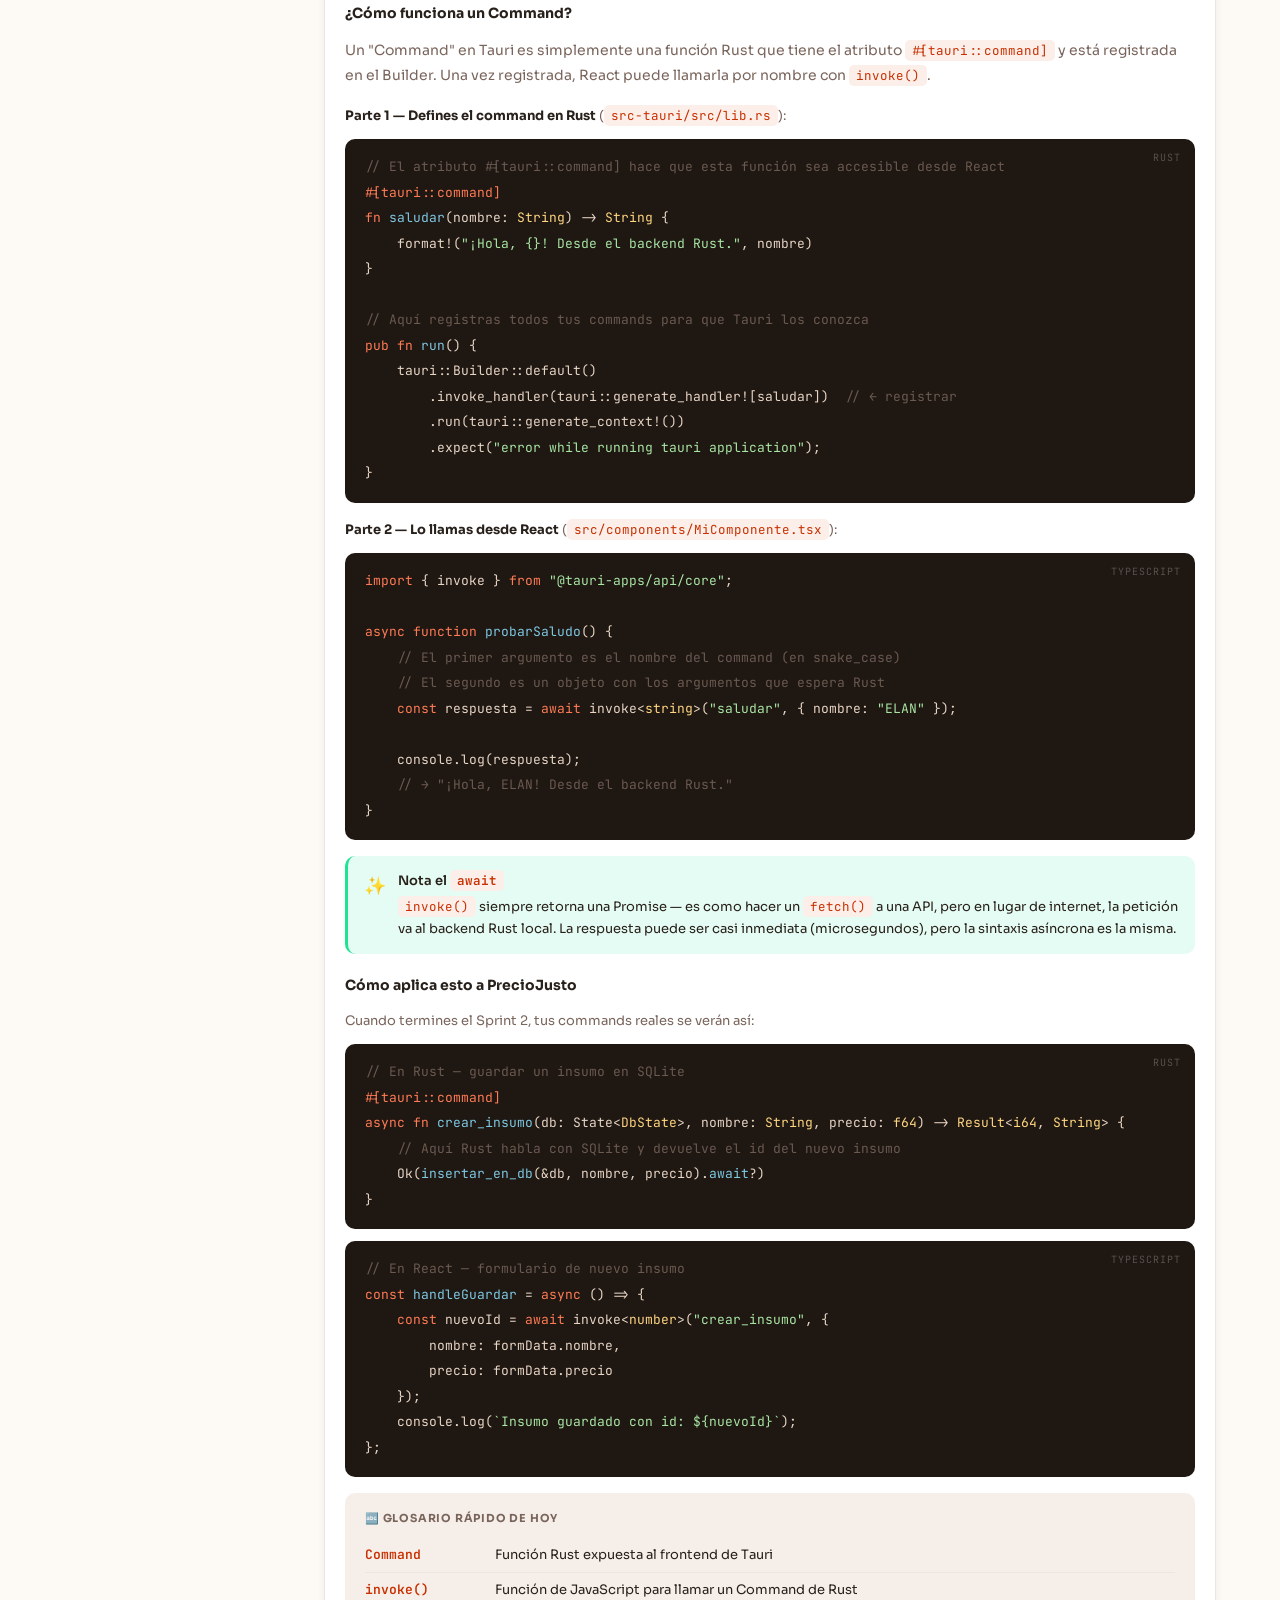
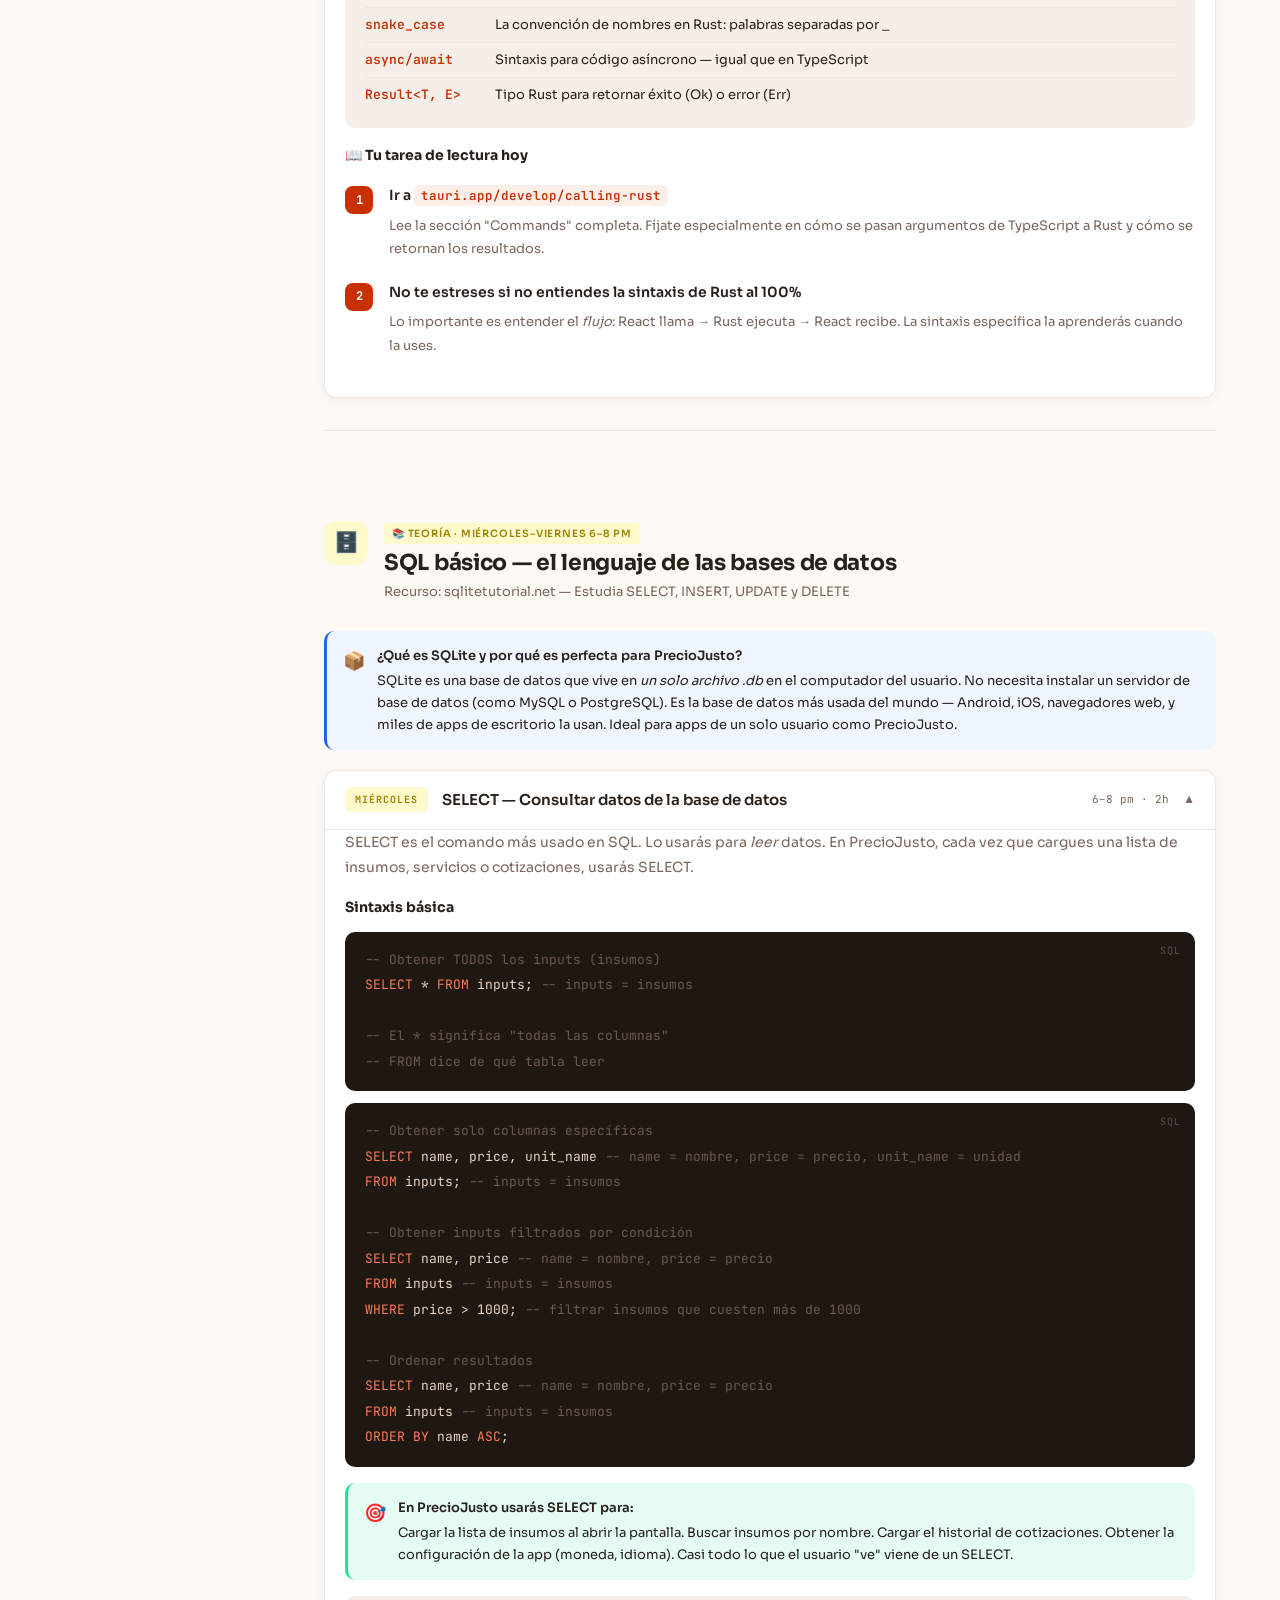
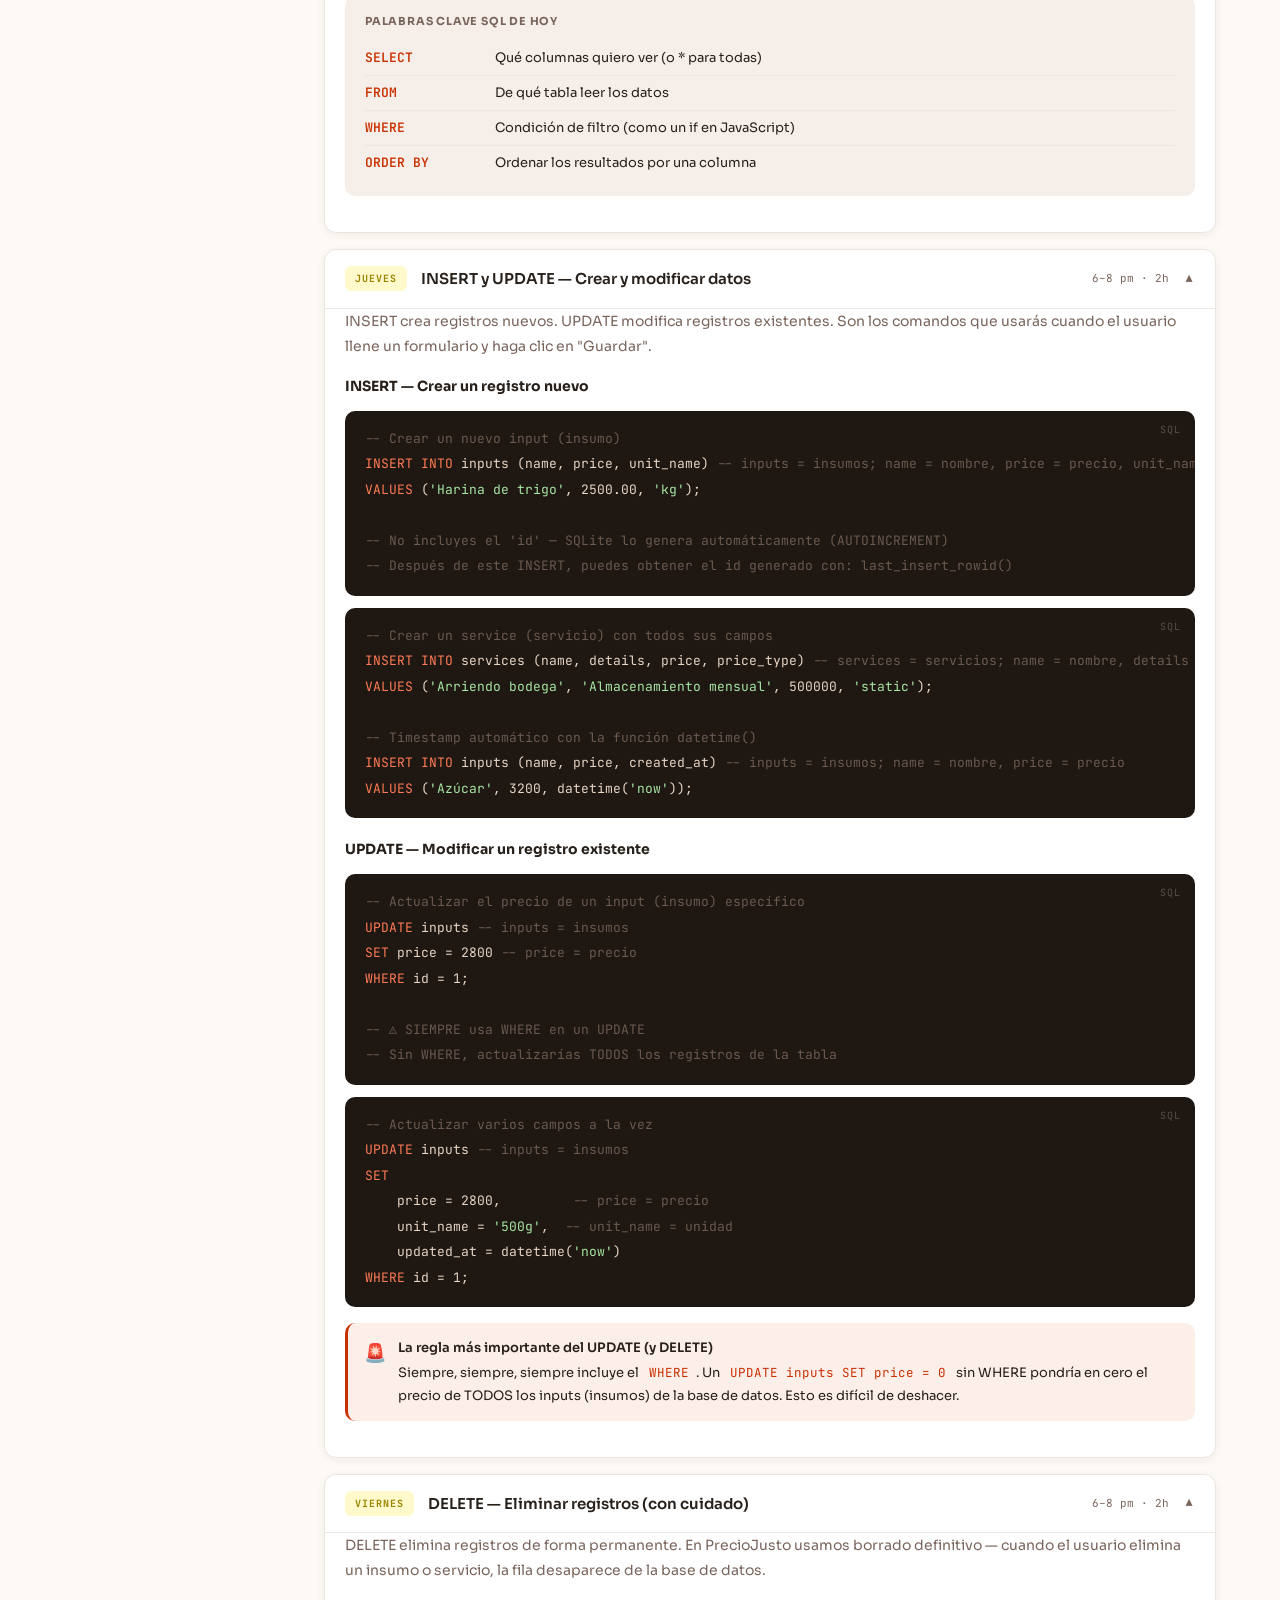
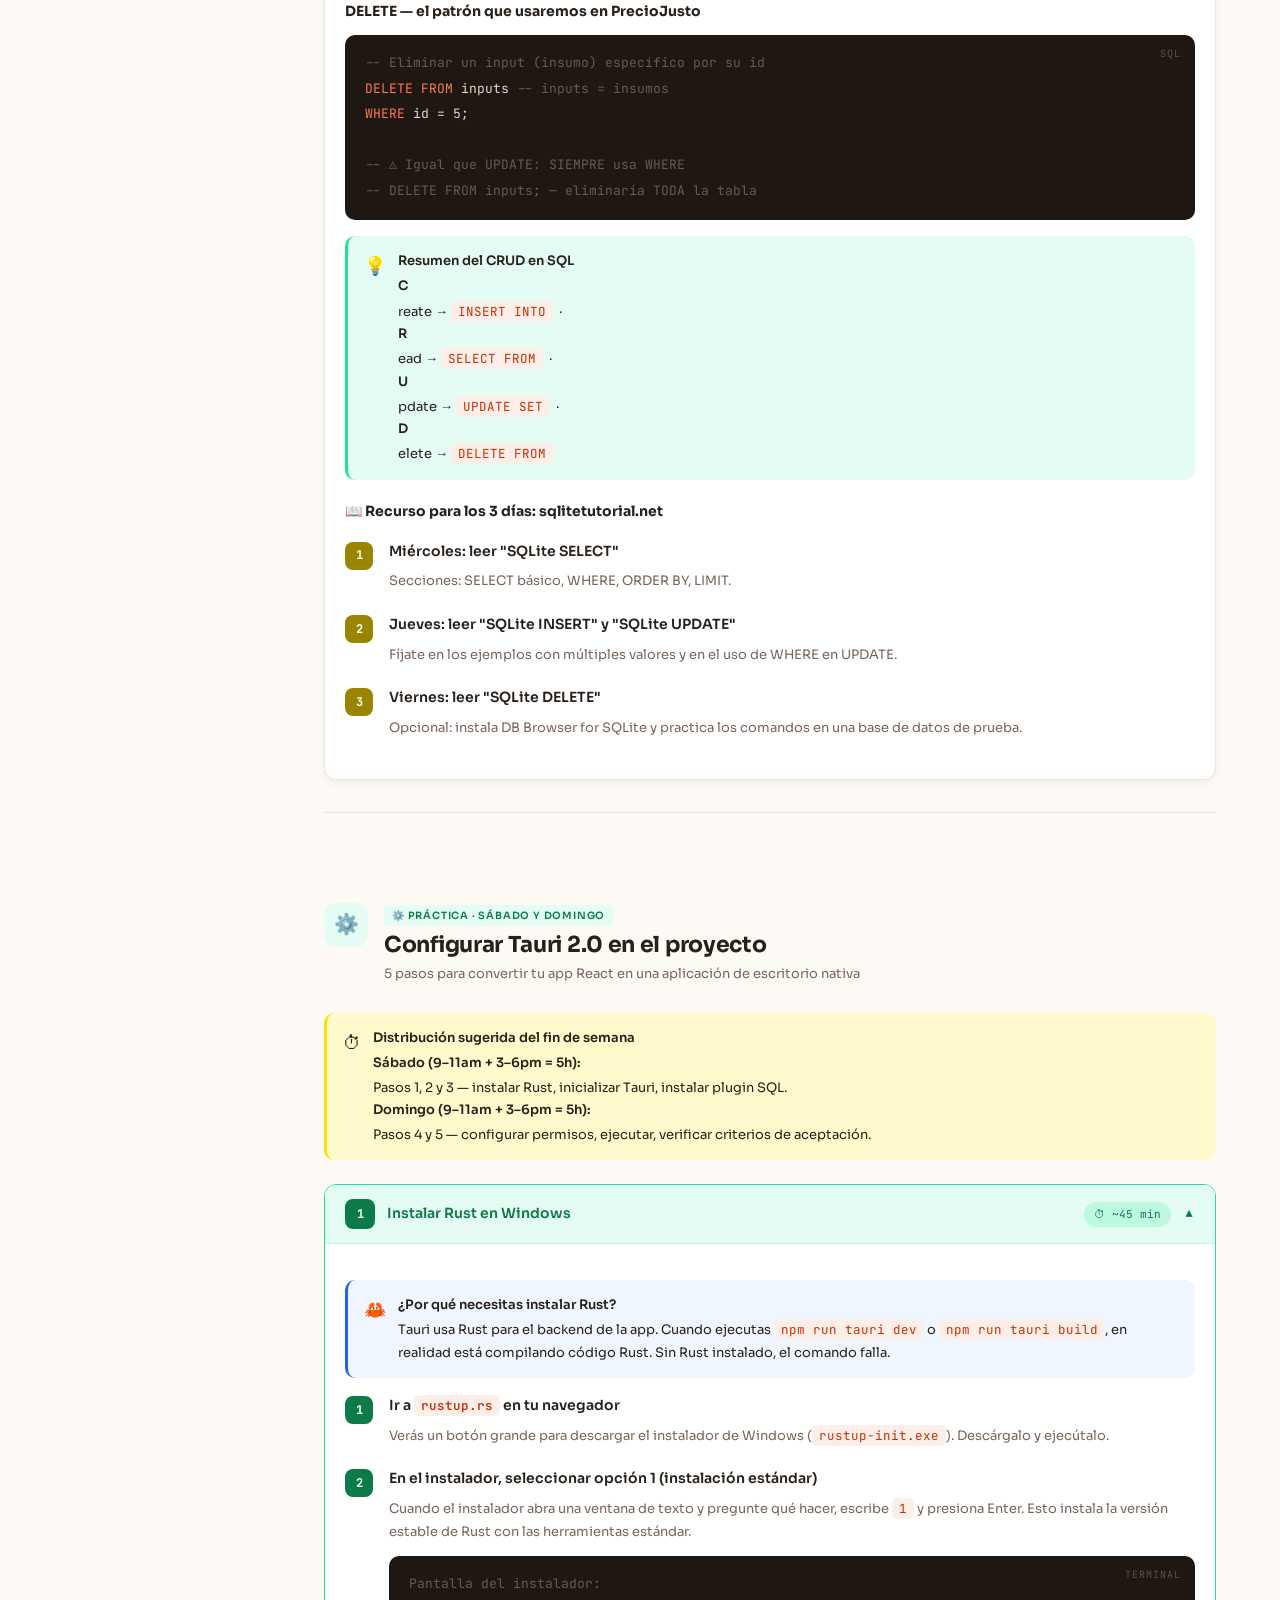
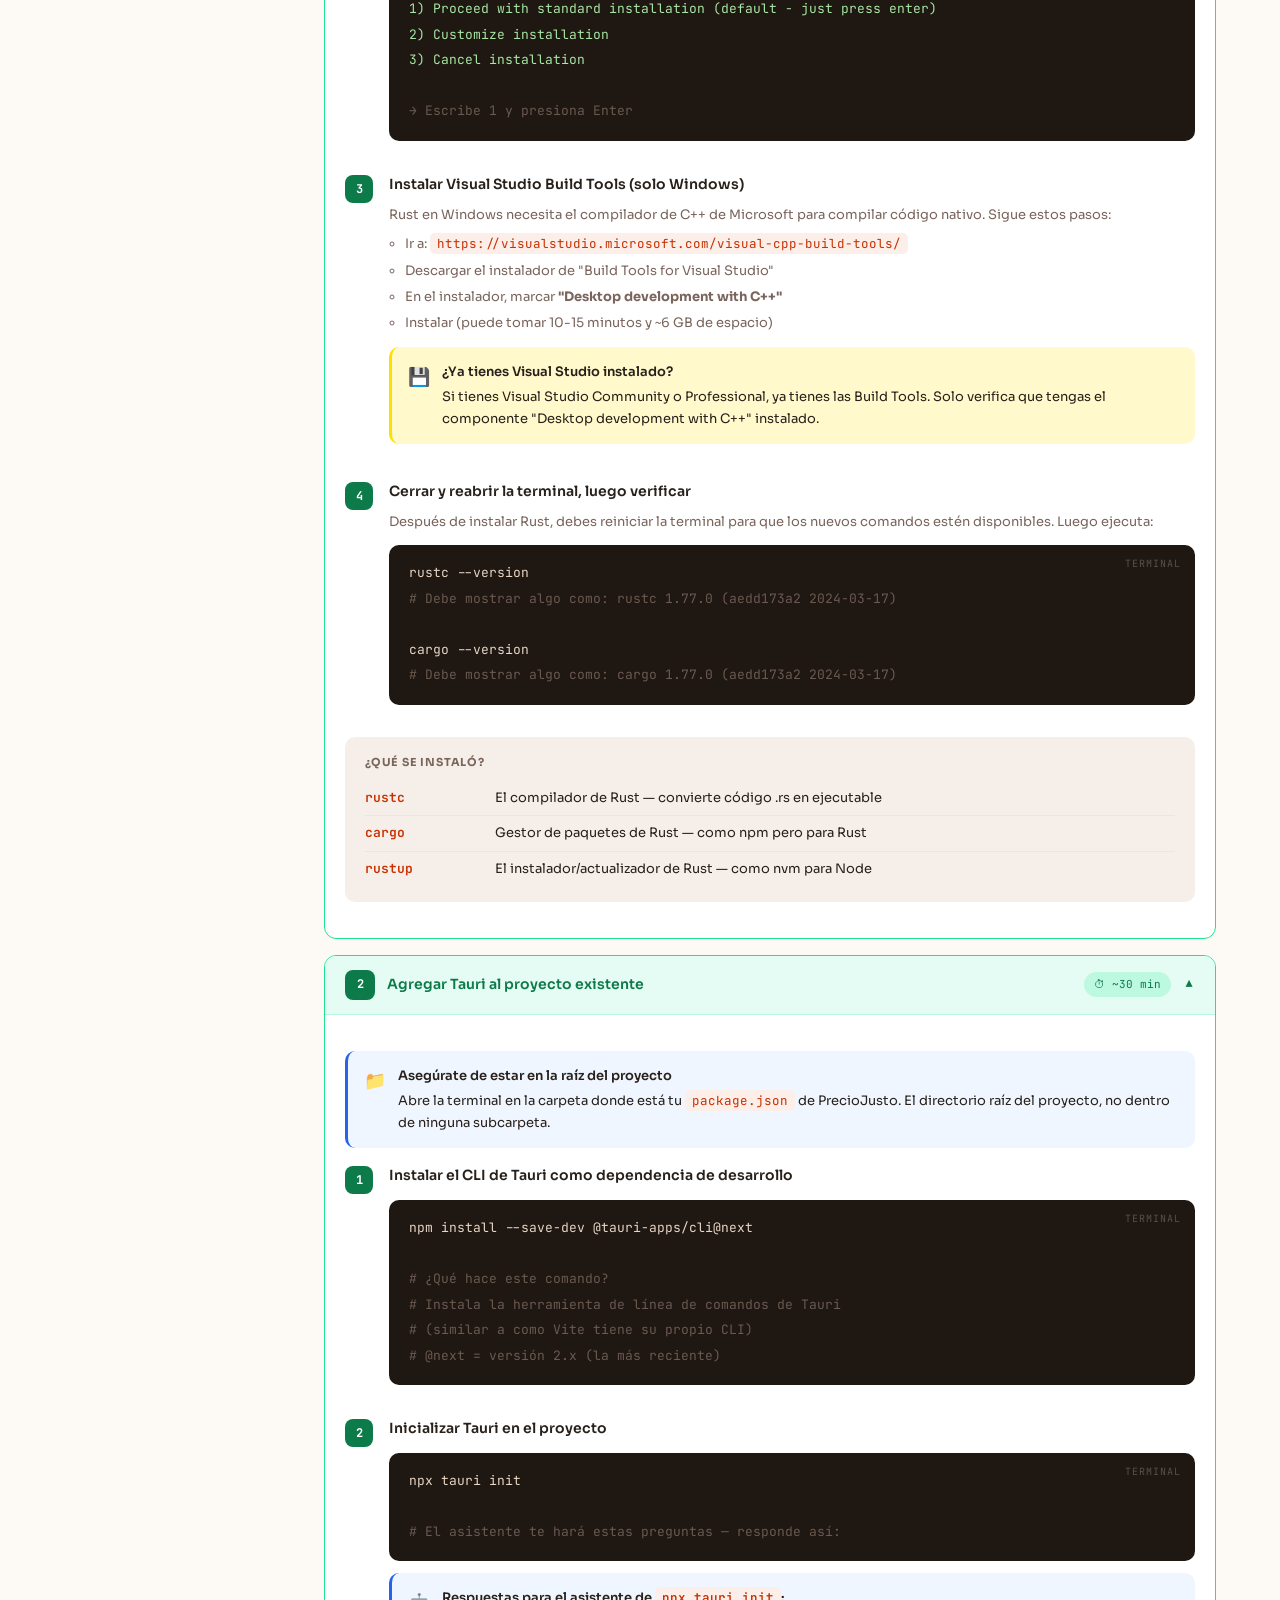
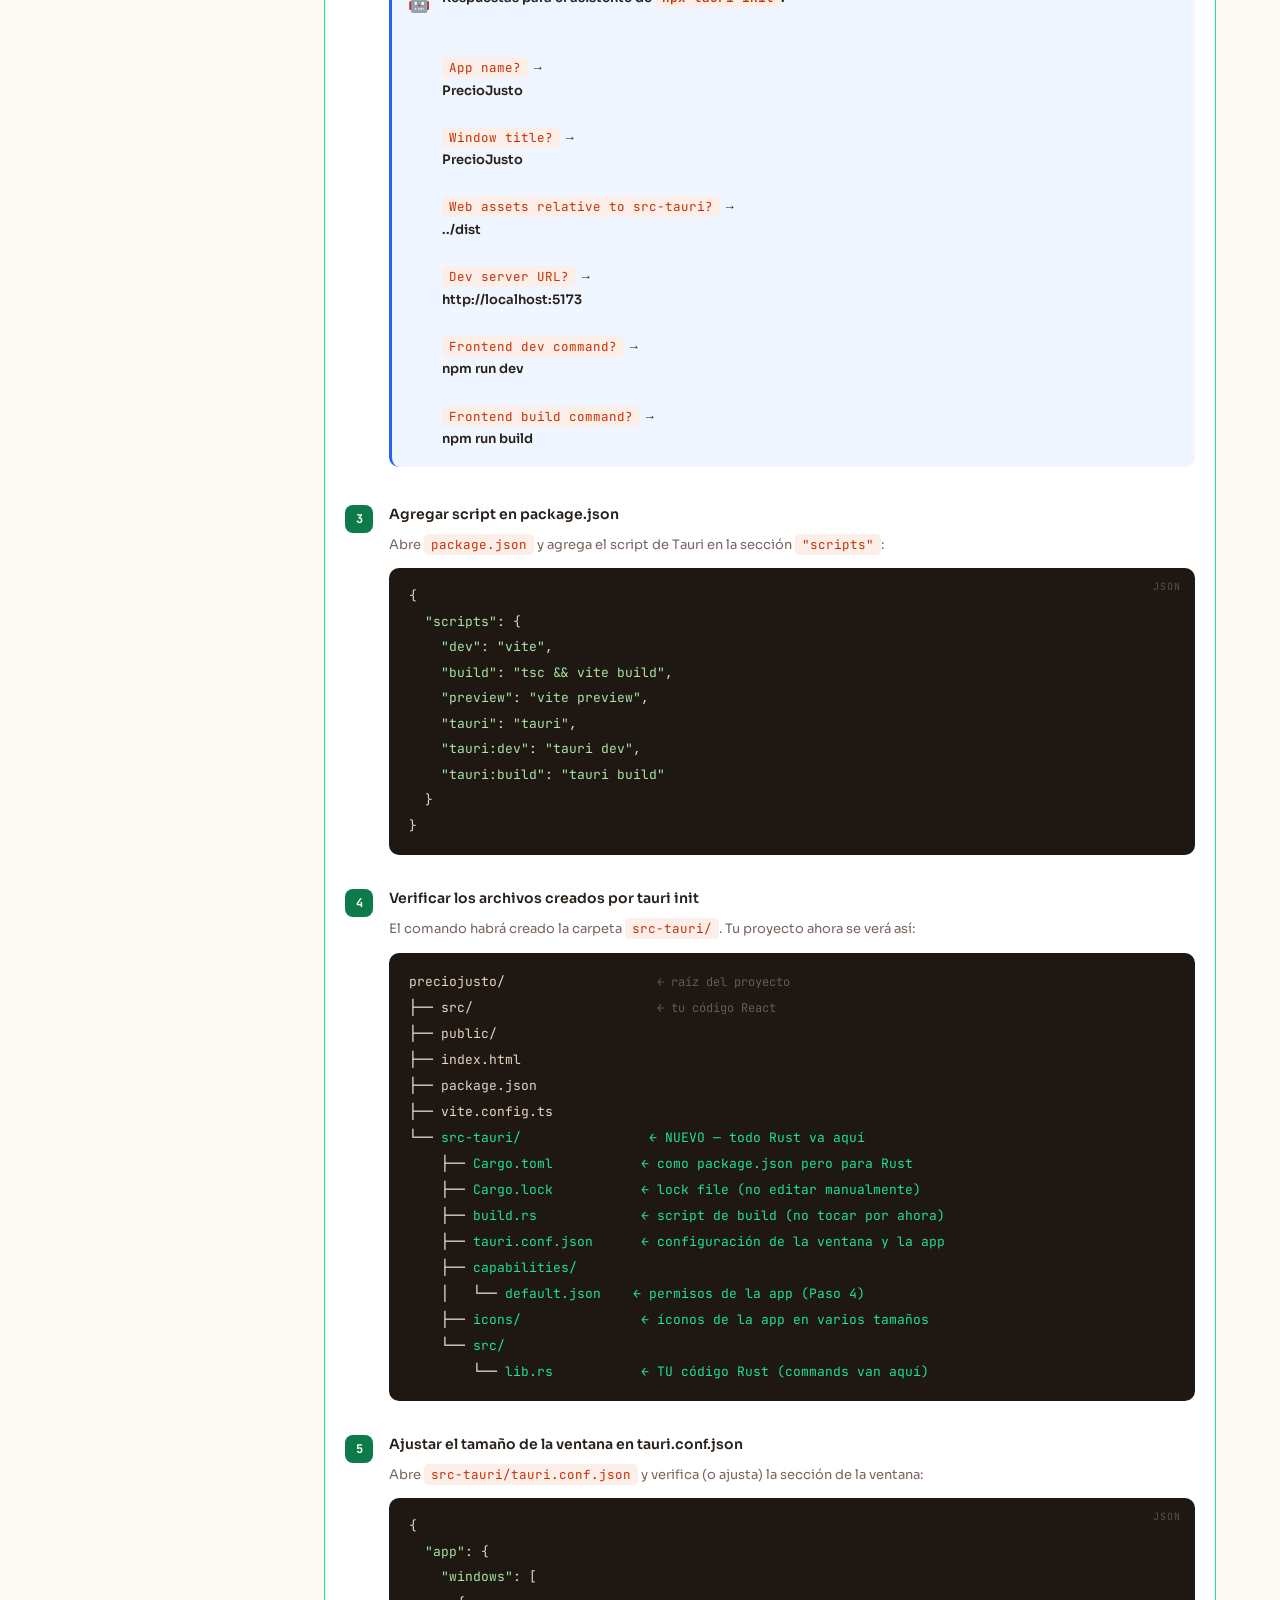
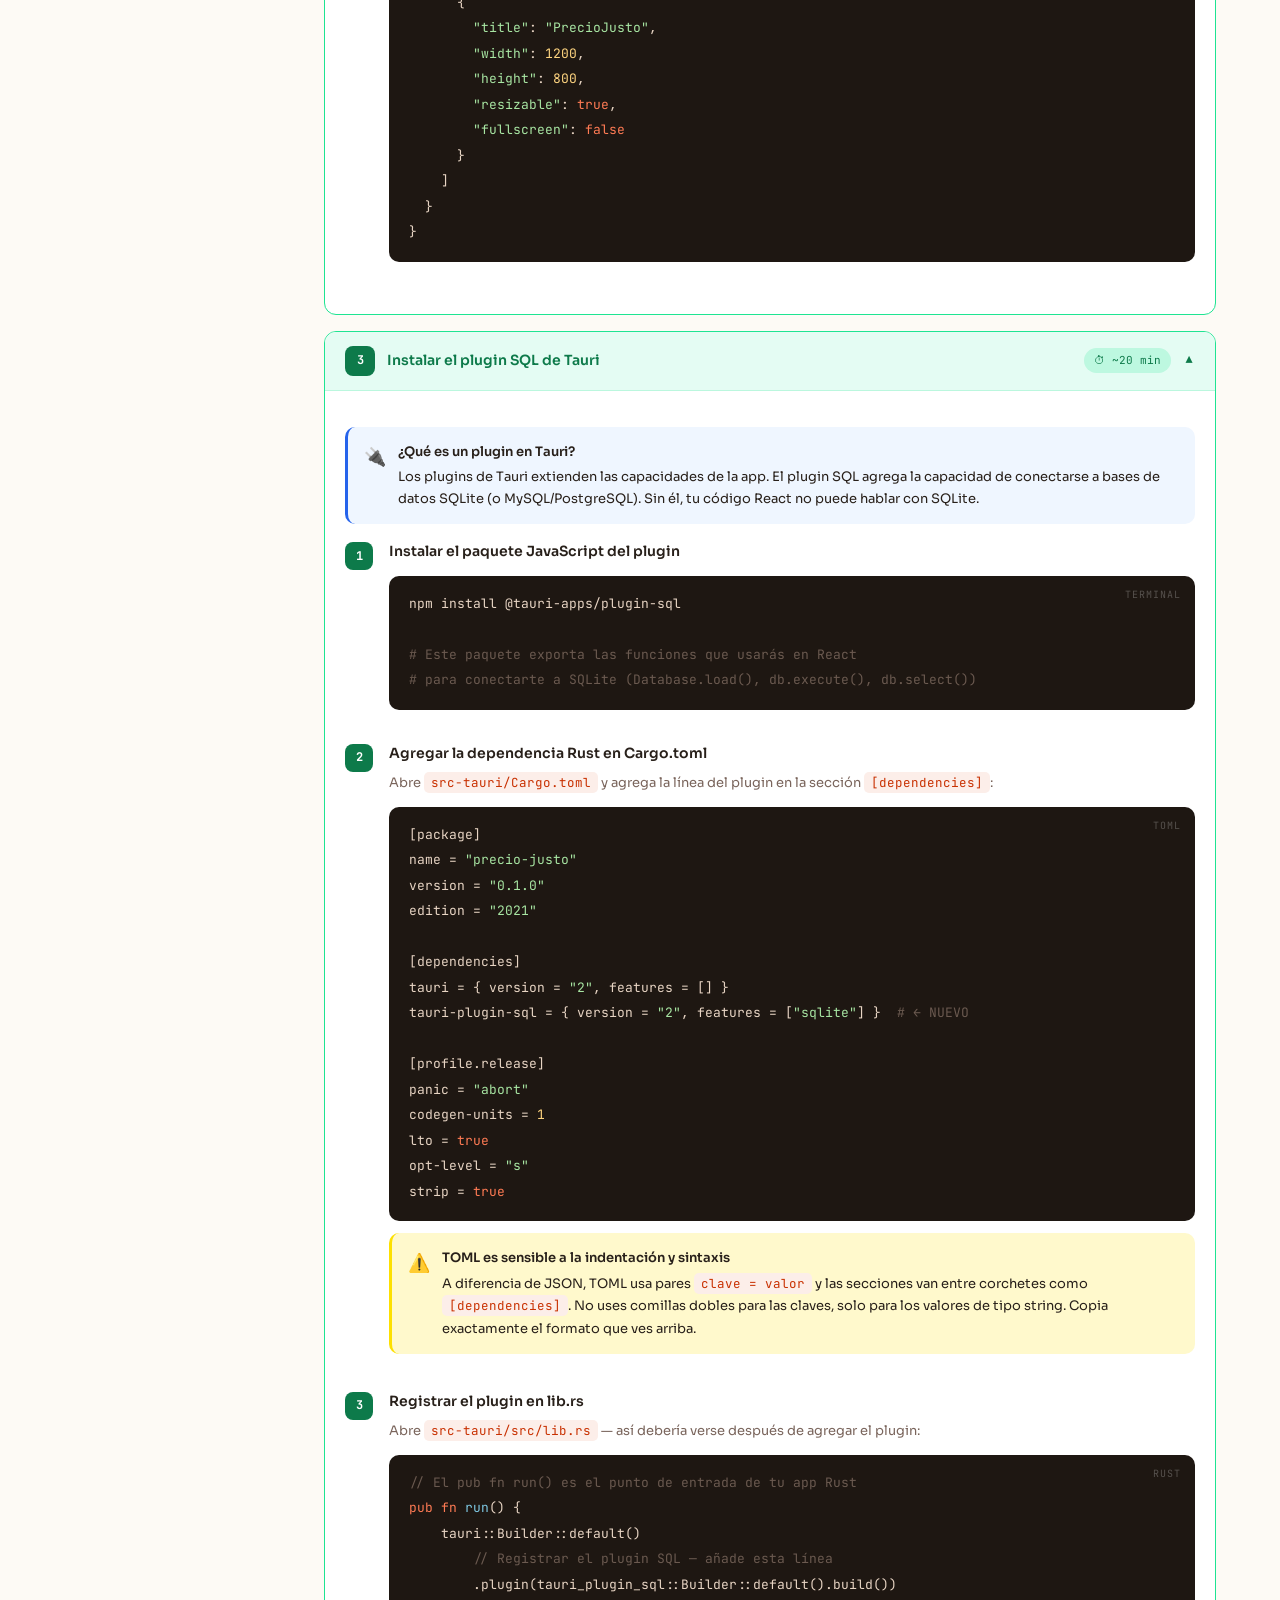
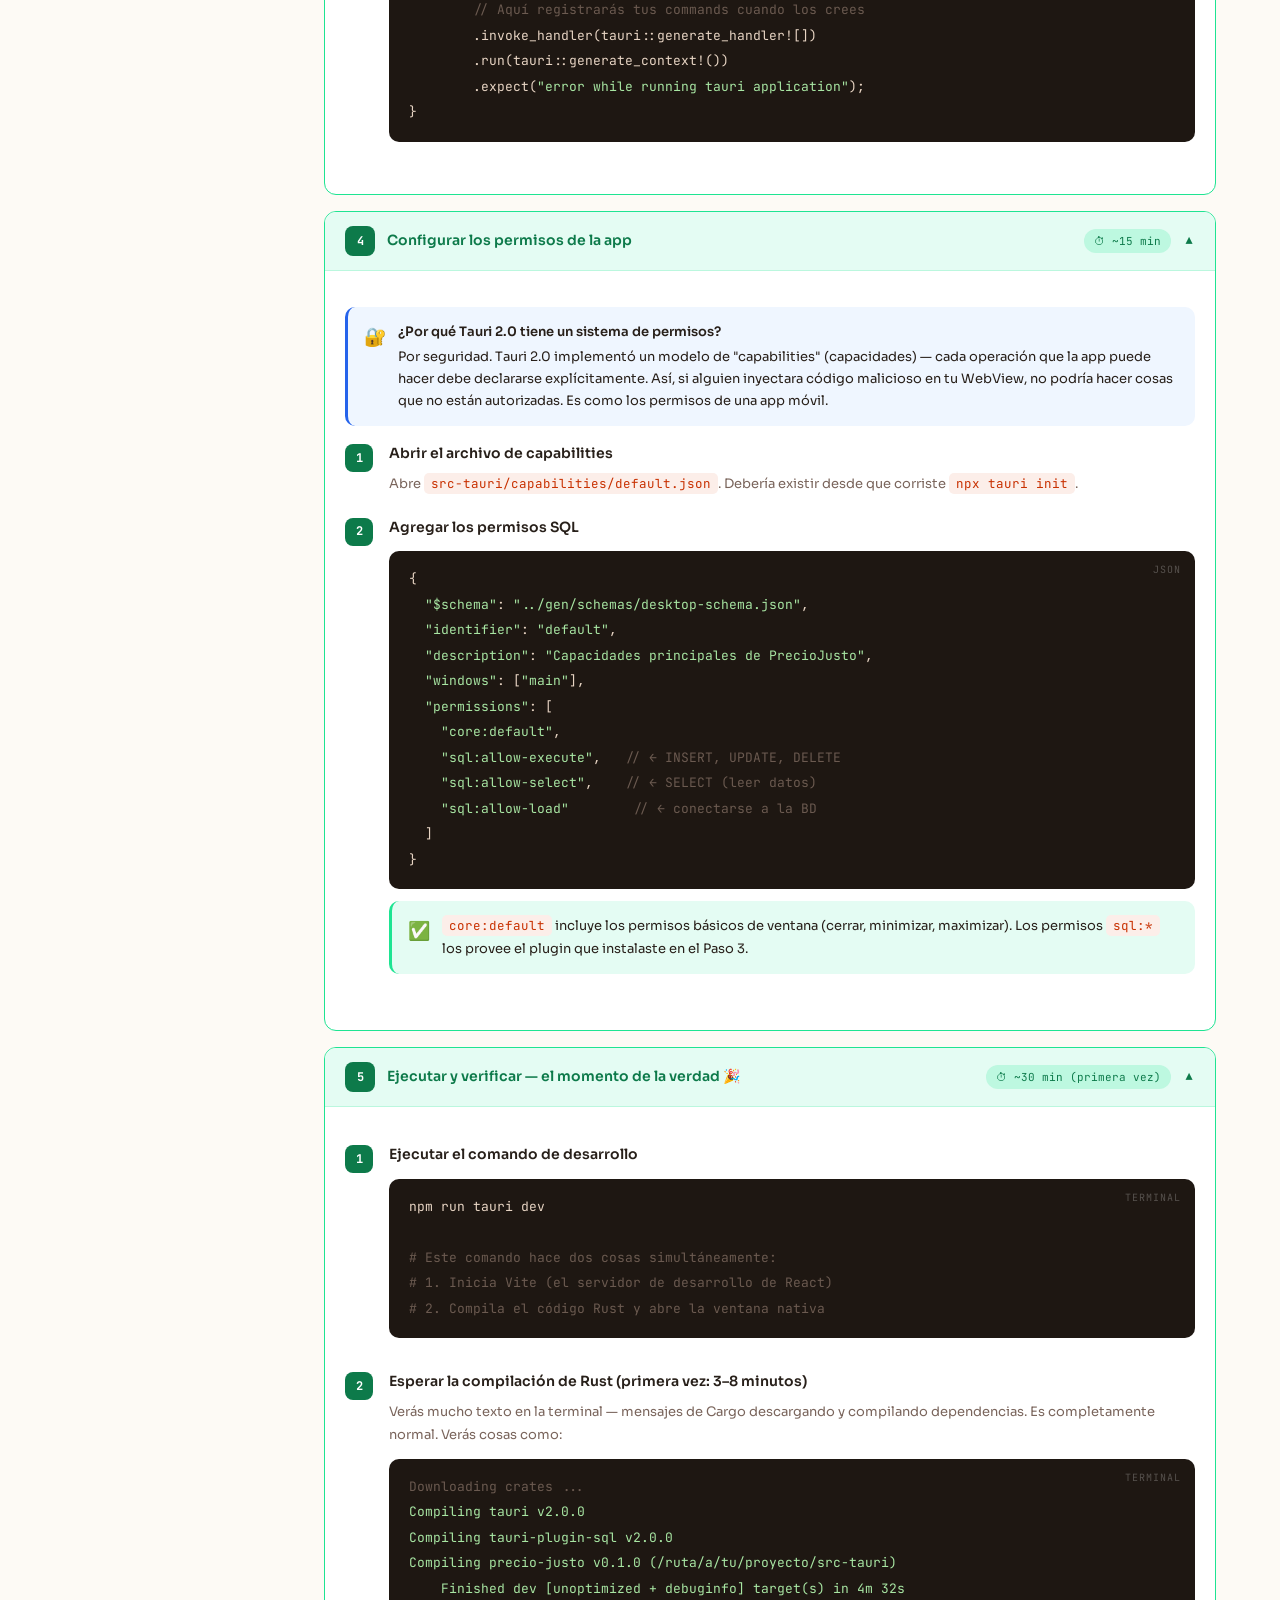
<file: dev-project-definer/references/ejemplos-base/ejemplo-guia-sprint.html>
<!DOCTYPE html>
<html lang="es">
<head>
<meta charset="UTF-8">
<meta name="viewport" content="width=device-width, initial-scale=1.0">
<title>Guía Semana 4 — PrecioJusto · Elan SK Soft</title>
<link rel="preconnect" href="https://fonts.googleapis.com">
<link href="https://fonts.googleapis.com/css2?family=Sora:wght@300;400;500;600;700&family=JetBrains+Mono:wght@400;500;600&display=swap" rel="stylesheet">
<style>
:root {
  --primary:     #C83000;
  --primary-lt:  #FCEEE9;
  --primary-mid: #f0dcd5;
  --jade:        #1EE492;
  --jade-lt:     #E4FCF3;
  --jade-dk:     #0D7A4A;
  --gold:        #FDE000;
  --gold-lt:     #FFF9CC;
  --gold-dk:     #9A8500;
  --bg:          #FDFAF5;
  --bg-card:     #FFFFFF;
  --bg-mid:      #F6EFE9;
  --bg-code:     #1E1712;
  --dark:        #28201A;
  --mid:         #7A655C;
  --light:       #D9CCC7;
  --border:      #EDE5DF;
  --rust:        #B7410E;
  --rust-lt:     #FFF0EB;
  --blue:        #2563EB;
  --blue-lt:     #EFF6FF;
  --font:        'Sora', sans-serif;
  --mono:        'JetBrains Mono', monospace;
  --r:           12px;
  --shadow:      0 4px 24px rgba(40,32,26,.10);
  --shadow-sm:   0 2px 8px rgba(40,32,26,.06);
}
*, *::before, *::after { margin:0; padding:0; box-sizing:border-box; }
html { scroll-behavior: smooth; }
body {
  font-family: var(--font);
  background: var(--bg);
  color: var(--dark);
  line-height: 1.7;
  font-size: 15px;
}

/* ── PROGRESS BAR ── */
.progress-bar {
  position: fixed; top: 0; left: 0; right: 0;
  height: 3px; background: var(--border); z-index: 999;
}
.progress-fill {
  height: 100%; background: linear-gradient(90deg, var(--primary), var(--jade));
  width: 0%; transition: width .3s ease;
}

/* ── SIDEBAR ── */
.sidebar {
  position: fixed; left: 0; top: 3px; bottom: 0;
  width: 260px; background: var(--dark);
  overflow-y: auto; padding: 24px 0;
  display: flex; flex-direction: column;
  z-index: 100;
}
.sidebar-brand {
  padding: 0 20px 20px;
  border-bottom: 1px solid rgba(255,255,255,.07);
  margin-bottom: 8px;
}
.sidebar-brand .app-name {
  font-size: 16px; font-weight: 700; color: #fff;
  letter-spacing: -.3px;
}
.sidebar-brand .app-sub {
  font-size: 11px; color: rgba(255,255,255,.35);
  font-family: var(--mono);
}
.sidebar-brand .week-badge {
  display: inline-block; margin-top: 8px;
  background: var(--primary); color: #fff;
  font-size: 10px; font-weight: 600;
  padding: 3px 10px; border-radius: 20px;
  letter-spacing: .5px; text-transform: uppercase;
}

.nav-section-label {
  font-size: 9px; font-weight: 600; letter-spacing: 1.5px;
  color: rgba(255,255,255,.25); text-transform: uppercase;
  padding: 16px 20px 4px;
}
.nav-item {
  display: flex; align-items: center; gap: 10px;
  padding: 9px 20px; cursor: pointer;
  text-decoration: none; color: rgba(255,255,255,.55);
  font-size: 13px; font-weight: 400;
  transition: all .2s; border-left: 2px solid transparent;
}
.nav-item:hover { color: #fff; background: rgba(255,255,255,.04); }
.nav-item.active { color: #fff; border-left-color: var(--primary); background: rgba(200,48,0,.12); }
.nav-item .nav-dot {
  width: 7px; height: 7px; border-radius: 50%; flex-shrink: 0;
}
.nav-item .nav-check {
  width: 16px; height: 16px; border-radius: 4px;
  border: 1.5px solid rgba(255,255,255,.2);
  display: flex; align-items: center; justify-content: center;
  flex-shrink: 0; font-size: 10px;
}
.nav-item.done .nav-check { background: var(--jade); border-color: var(--jade); }

.sidebar-footer {
  margin-top: auto; padding: 16px 20px;
  border-top: 1px solid rgba(255,255,255,.07);
}
.sidebar-footer .ca-counter {
  font-size: 11px; color: rgba(255,255,255,.35);
  font-family: var(--mono);
}

/* ── MAIN ── */
.main {
  margin-left: 260px;
  min-height: 100vh;
}

/* ── HERO ── */
.hero {
  background: var(--dark);
  padding: 60px 64px 48px;
  position: relative; overflow: hidden;
}
.hero::before {
  content: '';
  position: absolute; top: -60px; right: -60px;
  width: 320px; height: 320px;
  background: radial-gradient(circle, rgba(200,48,0,.18) 0%, transparent 70%);
  pointer-events: none;
}
.hero::after {
  content: '';
  position: absolute; bottom: -40px; left: 40%;
  width: 200px; height: 200px;
  background: radial-gradient(circle, rgba(30,228,146,.08) 0%, transparent 70%);
  pointer-events: none;
}
.hero-sprint-tag {
  display: inline-flex; align-items: center; gap: 8px;
  background: rgba(200,48,0,.15); border: 1px solid rgba(200,48,0,.3);
  color: var(--primary); font-size: 11px; font-weight: 600;
  padding: 5px 12px; border-radius: 20px; letter-spacing: .5px;
  text-transform: uppercase; margin-bottom: 20px;
}
.hero h1 {
  font-size: 32px; font-weight: 700; color: #fff;
  line-height: 1.2; letter-spacing: -.5px;
  max-width: 640px; margin-bottom: 12px;
}
.hero h1 span { color: var(--primary); }
.hero p {
  color: rgba(255,255,255,.5); font-size: 15px;
  max-width: 560px; line-height: 1.7;
}
.hero-meta {
  display: flex; gap: 24px; margin-top: 28px;
  flex-wrap: wrap;
}
.hero-meta-item {
  display: flex; align-items: center; gap: 8px;
  font-size: 12px; color: rgba(255,255,255,.4);
  font-family: var(--mono);
}
.hero-meta-item strong { color: rgba(255,255,255,.75); font-weight: 500; }

/* ── CONTENT ── */
.content { padding: 0 64px 80px; }

/* ── SECTION ── */
.section { padding-top: 56px; }
.section-header {
  display: flex; align-items: flex-start; gap: 16px;
  margin-bottom: 28px;
}
.section-icon {
  width: 44px; height: 44px; border-radius: 12px;
  display: flex; align-items: center; justify-content: center;
  font-size: 20px; flex-shrink: 0; margin-top: 2px;
}
.section-icon.teoria  { background: var(--primary-lt); }
.section-icon.practica { background: var(--jade-lt); }
.section-icon.sql     { background: var(--gold-lt); }
.section-icon.ca      { background: var(--blue-lt); }

.section-header-text h2 {
  font-size: 22px; font-weight: 700; letter-spacing: -.3px;
  color: var(--dark); line-height: 1.2;
}
.section-header-text p {
  font-size: 13px; color: var(--mid); margin-top: 4px;
}
.section-header-text .tag {
  display: inline-block; font-size: 10px; font-weight: 600;
  letter-spacing: .8px; text-transform: uppercase;
  padding: 2px 8px; border-radius: 4px; margin-bottom: 6px;
}
.tag.teoria  { background: var(--primary-lt); color: var(--primary); }
.tag.practica { background: var(--jade-lt); color: var(--jade-dk); }
.tag.sql     { background: var(--gold-lt); color: var(--gold-dk); }
.tag.ca      { background: var(--blue-lt); color: var(--blue); }

/* ── DAY CARD ── */
.day-card {
  background: var(--bg-card);
  border: 1px solid var(--border);
  border-radius: var(--r);
  margin-bottom: 16px;
  overflow: hidden;
  box-shadow: var(--shadow-sm);
}
.day-card-header {
  display: flex; align-items: center; gap: 14px;
  padding: 16px 20px; cursor: pointer;
  user-select: none;
  transition: background .15s;
}
.day-card-header:hover { background: var(--bg); }
.day-tag {
  font-size: 10px; font-weight: 700; letter-spacing: 1px;
  text-transform: uppercase; padding: 4px 10px; border-radius: 6px;
  flex-shrink: 0; font-family: var(--mono);
}
.day-tag.lunes    { background: var(--primary-lt); color: var(--primary); }
.day-tag.martes   { background: var(--primary-lt); color: var(--primary); }
.day-tag.mievier  { background: var(--primary-lt); color: var(--primary); }
.day-tag.sabado   { background: var(--jade-lt); color: var(--jade-dk); }
.day-tag.sql      { background: var(--gold-lt); color: var(--gold-dk); }

.day-card-header h3 {
  font-size: 15px; font-weight: 600; color: var(--dark);
  flex: 1;
}
.day-card-header .time-badge {
  font-size: 11px; color: var(--mid); font-family: var(--mono);
  flex-shrink: 0;
}
.chevron {
  font-size: 12px; color: var(--mid); transition: transform .2s;
  flex-shrink: 0;
}
.day-card.open .chevron { transform: rotate(180deg); }

.day-card-body {
  display: none; padding: 0 20px 20px;
  border-top: 1px solid var(--border);
}
.day-card.open .day-card-body { display: block; }

/* ── CONCEPT ── */
.concept { margin-top: 20px; }
.concept-lead {
  font-size: 14px; color: var(--mid); line-height: 1.8;
  margin-bottom: 16px;
}

.callout {
  border-radius: 10px; padding: 14px 16px;
  margin: 16px 0; display: flex; gap: 12px; align-items: flex-start;
}
.callout.info    { background: var(--blue-lt); border-left: 3px solid var(--blue); }
.callout.warn    { background: var(--gold-lt); border-left: 3px solid var(--gold); }
.callout.tip     { background: var(--jade-lt); border-left: 3px solid var(--jade); }
.callout.danger  { background: var(--primary-lt); border-left: 3px solid var(--primary); }
.callout-icon    { font-size: 18px; flex-shrink: 0; margin-top: 1px; }
.callout-text    { font-size: 13px; line-height: 1.7; color: var(--dark); }
.callout-text strong { font-weight: 600; display: block; margin-bottom: 3px; }

/* ── CODE ── */
pre {
  background: var(--bg-code);
  border-radius: 10px; padding: 16px 20px;
  overflow-x: auto; margin: 12px 0;
  position: relative;
}
pre .lang-badge {
  position: absolute; top: 10px; right: 14px;
  font-size: 10px; font-family: var(--mono);
  color: rgba(255,255,255,.25); text-transform: uppercase; letter-spacing: 1px;
}
code {
  font-family: var(--mono);
  font-size: 13px;
  line-height: 1.8;
}
pre code { color: #E8D5C4; background: none; padding: 0; }
:not(pre) > code {
  background: var(--primary-lt);
  color: var(--primary);
  padding: 2px 7px; border-radius: 5px; font-size: 12.5px;
}
.code-comment { color: #6B5A50; }
.code-keyword { color: #FF7B54; }
.code-string  { color: #A8E6A3; }
.code-fn      { color: #7EC8E3; }
.code-type    { color: #FFD580; }
.code-punct   { color: rgba(232,213,196,.5); }

/* ── COMPARISON TABLE ── */
.compare-table {
  width: 100%; border-collapse: collapse;
  border-radius: 10px; overflow: hidden;
  margin: 16px 0; border: 1px solid var(--border);
}
.compare-table th {
  background: var(--bg-mid); font-size: 12px;
  font-weight: 600; color: var(--mid); letter-spacing: .3px;
  text-align: left; padding: 10px 16px;
  border-bottom: 1px solid var(--border);
}
.compare-table td {
  font-size: 13px; color: var(--dark); padding: 10px 16px;
  border-bottom: 1px solid var(--border); vertical-align: top;
}
.compare-table tr:last-child td { border-bottom: none; }
.compare-table tr:hover td { background: var(--bg); }
.badge-bad  { background: #FEE2E2; color: #991B1B; font-size: 11px; font-weight: 600; padding: 2px 8px; border-radius: 4px; }
.badge-good { background: var(--jade-lt); color: var(--jade-dk); font-size: 11px; font-weight: 600; padding: 2px 8px; border-radius: 4px; }

/* ── DIAGRAM ── */
.diagram {
  background: var(--bg-code);
  border-radius: 10px; padding: 20px;
  margin: 16px 0; font-family: var(--mono);
  font-size: 13px; line-height: 1.8; color: #E8D5C4;
  overflow-x: auto;
}

/* ── STEP LIST ── */
.step-list { list-style: none; margin: 16px 0; }
.step-item {
  display: flex; gap: 16px; margin-bottom: 20px;
}
.step-num {
  width: 28px; height: 28px; border-radius: 8px;
  background: var(--primary); color: #fff;
  font-size: 12px; font-weight: 700; font-family: var(--mono);
  display: flex; align-items: center; justify-content: center;
  flex-shrink: 0; margin-top: 2px;
}
.step-num.green { background: var(--jade-dk); }
.step-num.gold  { background: var(--gold-dk); }
.step-content { flex: 1; }
.step-content h4 {
  font-size: 14px; font-weight: 600; color: var(--dark);
  margin-bottom: 6px;
}
.step-content p, .step-content li {
  font-size: 13px; color: var(--mid); line-height: 1.8;
}
.step-content ul { padding-left: 16px; margin-top: 6px; }
.step-content li { margin-bottom: 3px; }

/* ── PRACTICE BLOCK ── */
.practice-block {
  background: var(--bg-card);
  border: 1.5px solid var(--jade);
  border-radius: var(--r);
  margin-bottom: 16px;
  overflow: hidden;
}
.practice-block-header {
  display: flex; align-items: center; gap: 12px;
  padding: 14px 20px; cursor: pointer;
  background: var(--jade-lt);
}
.practice-block-header:hover { background: #d9f8ed; }
.paso-num {
  width: 30px; height: 30px; border-radius: 8px;
  background: var(--jade-dk); color: #fff;
  font-size: 12px; font-weight: 700; font-family: var(--mono);
  display: flex; align-items: center; justify-content: center; flex-shrink: 0;
}
.practice-block-header h3 {
  font-size: 14px; font-weight: 600; color: var(--jade-dk); flex: 1;
}
.practice-block-header .est-time {
  font-size: 11px; color: var(--jade-dk); font-family: var(--mono);
  background: rgba(30,228,146,.2); padding: 3px 10px; border-radius: 20px;
}
.practice-block-body {
  display: none; padding: 20px;
  border-top: 1px solid rgba(30,228,146,.3);
}
.practice-block.open .practice-block-body { display: block; }
.practice-block .chevron { color: var(--jade-dk); }
.practice-block.open .chevron { transform: rotate(180deg); }

/* ── CA ITEMS ── */
.ca-grid { display: grid; gap: 10px; margin-top: 16px; }
.ca-item {
  display: flex; align-items: flex-start; gap: 14px;
  background: var(--bg-card); border: 1px solid var(--border);
  border-radius: 10px; padding: 14px 16px;
}
.ca-item input[type="checkbox"] {
  width: 18px; height: 18px; margin-top: 1px;
  accent-color: var(--jade-dk); cursor: pointer;
  flex-shrink: 0;
}
.ca-item.checked { border-color: var(--jade); background: var(--jade-lt); }
.ca-id {
  font-family: var(--mono); font-size: 11px; font-weight: 600;
  color: var(--blue); background: var(--blue-lt);
  padding: 2px 8px; border-radius: 4px; flex-shrink: 0; white-space: nowrap;
}
.ca-text { font-size: 13px; color: var(--dark); line-height: 1.6; flex: 1; }
.ca-text code { font-size: 12px; }

/* ── DIVIDER ── */
.divider {
  border: none; border-top: 1px solid var(--border);
  margin: 32px 0;
}

/* ── ENTREGABLE ── */
.entregable {
  display: flex; gap: 14px; align-items: flex-start;
  background: var(--dark); border-radius: 12px;
  padding: 20px 24px; margin-top: 32px;
}
.entregable-icon { font-size: 28px; flex-shrink: 0; }
.entregable-text h3 { font-size: 14px; font-weight: 600; color: var(--primary); margin-bottom: 4px; }
.entregable-text p  { font-size: 13px; color: rgba(255,255,255,.6); line-height: 1.6; }

/* ── FILE TREE ── */
.file-tree {
  background: var(--bg-code); border-radius: 10px;
  padding: 16px 20px; margin: 12px 0;
  font-family: var(--mono); font-size: 13px;
  line-height: 2; color: #E8D5C4;
}
.file-tree .folder { color: #FFD580; }
.file-tree .file   { color: #A8E6A3; }
.file-tree .comment { color: #6B5A50; font-size: 12px; }
.file-tree .new    { color: var(--jade); }

/* ── RESOURCES ── */
.resources-grid { display: grid; grid-template-columns: 1fr 1fr; gap: 10px; margin-top: 16px; }
.resource-link {
  display: flex; align-items: center; gap: 12px;
  background: var(--bg-card); border: 1px solid var(--border);
  border-radius: 10px; padding: 12px 14px;
  text-decoration: none; transition: all .2s;
}
.resource-link:hover { border-color: var(--primary); background: var(--primary-lt); }
.resource-icon {
  width: 36px; height: 36px; border-radius: 8px;
  display: flex; align-items: center; justify-content: center;
  font-size: 18px; flex-shrink: 0;
}
.resource-text strong { display: block; font-size: 13px; font-weight: 600; color: var(--dark); }
.resource-text span   { font-size: 11px; color: var(--mid); }

/* ── TIMELINE ── */
.timeline {
  display: grid; grid-template-columns: repeat(7, 1fr);
  gap: 6px; margin: 16px 0;
}
.timeline-day {
  text-align: center; border-radius: 8px;
  padding: 10px 4px; font-size: 11px;
}
.timeline-day .day-name { font-weight: 600; color: var(--dark); display: block; }
.timeline-day .day-topic { font-size: 10px; color: var(--mid); margin-top: 2px; line-height: 1.3; }
.timeline-day.teoria  { background: var(--primary-lt); }
.timeline-day.practica { background: var(--jade-lt); }
.timeline-day.libre   { background: var(--bg-mid); }

/* ── CHECKBOX INTERACTION ── */
.check-row {
  display: flex; align-items: center; gap: 10px;
  padding: 8px 0; border-bottom: 1px solid var(--border);
  cursor: pointer;
}
.check-row:last-child { border-bottom: none; }
.check-row input { accent-color: var(--primary); width: 15px; height: 15px; cursor: pointer; }
.check-row label { font-size: 13px; color: var(--dark); cursor: pointer; flex: 1; line-height: 1.5; }
.check-row.checked label { color: var(--mid); text-decoration: line-through; }

/* ── SCROLL ANIMATIONS ── */
.fade-in {
  opacity: 0; transform: translateY(16px);
  transition: opacity .5s ease, transform .5s ease;
}
.fade-in.visible { opacity: 1; transform: translateY(0); }

/* ── UTILITY ── */
.text-primary { color: var(--primary); }
.text-jade    { color: var(--jade-dk); }
.text-gold    { color: var(--gold-dk); }
.mt-4  { margin-top: 4px; }
.mt-8  { margin-top: 8px; }
.mt-12 { margin-top: 12px; }
.mt-16 { margin-top: 16px; }
.mt-20 { margin-top: 20px; }

/* ── KEYWORD GLOSSARY ── */
.glossary {
  background: var(--bg-mid); border-radius: 10px;
  padding: 16px 20px; margin: 16px 0;
}
.glossary-title {
  font-size: 11px; font-weight: 700; text-transform: uppercase;
  letter-spacing: .8px; color: var(--mid); margin-bottom: 10px;
}
.glossary-item {
  display: flex; gap: 10px; padding: 6px 0;
  border-bottom: 1px solid var(--border); font-size: 13px;
}
.glossary-item:last-child { border-bottom: none; }
.glossary-term { font-family: var(--mono); color: var(--primary); font-weight: 600; min-width: 120px; }
.glossary-def  { color: var(--dark); }

@media (max-width: 900px) {
  .sidebar { display: none; }
  .main { margin-left: 0; }
  .hero, .content { padding-left: 24px; padding-right: 24px; }
  .resources-grid { grid-template-columns: 1fr; }
  .timeline { grid-template-columns: repeat(4, 1fr); }
}
</style>
</head>
<body>

<div class="progress-bar"><div class="progress-fill" id="progressFill"></div></div>

<!-- SIDEBAR -->
<nav class="sidebar">
  <div class="sidebar-brand">
    <div class="app-name">PrecioJusto</div>
    <div class="app-sub">Elan SK Soft · ecovia2@gmail.com</div>
    <span class="week-badge">Sprint 2 · Semana 4</span>
  </div>

  <div class="nav-section-label">Teoría (Lun–Vie)</div>
  <a href="#lunes" class="nav-item">
    <div class="nav-dot" style="background:var(--primary)"></div>
    Lunes — ¿Qué es Tauri?
  </a>
  <a href="#martes" class="nav-item">
    <div class="nav-dot" style="background:var(--primary)"></div>
    Martes — Commands (invoke)
  </a>
  <a href="#sql" class="nav-item">
    <div class="nav-dot" style="background:var(--gold)"></div>
    Mié–Vie — SQL básico
  </a>

  <div class="nav-section-label">Práctica (Sáb–Dom)</div>
  <a href="#paso1" class="nav-item">
    <div class="nav-dot" style="background:var(--jade)"></div>
    Paso 1 — Instalar Rust
  </a>
  <a href="#paso2" class="nav-item">
    <div class="nav-dot" style="background:var(--jade)"></div>
    Paso 2 — Inicializar Tauri
  </a>
  <a href="#paso3" class="nav-item">
    <div class="nav-dot" style="background:var(--jade)"></div>
    Paso 3 — Plugin SQL
  </a>
  <a href="#paso4" class="nav-item">
    <div class="nav-dot" style="background:var(--jade)"></div>
    Paso 4 — Permisos
  </a>
  <a href="#paso5" class="nav-item">
    <div class="nav-dot" style="background:var(--jade)"></div>
    Paso 5 — Ejecutar
  </a>

  <div class="nav-section-label">Verificación</div>
  <a href="#criterios" class="nav-item">
    <div class="nav-dot" style="background:var(--blue)"></div>
    Criterios de aceptación
  </a>
  <a href="#recursos" class="nav-item">
    <div class="nav-dot" style="background:var(--mid)"></div>
    Recursos de la semana
  </a>

  <div class="sidebar-footer">
    <div class="ca-counter" id="caCounter">0 / 2 criterios completados</div>
  </div>
</nav>

<!-- MAIN -->
<main class="main">

  <!-- HERO -->
  <div class="hero">
    <div class="hero-sprint-tag">🦀 Sprint 2 · Semana 4 · Abr 18–25, 2026</div>
    <h1>Instalar <span>Rust</span> + configurar Tauri 2.0 en el proyecto</h1>
    <p>Esta semana es el momento en que PrecioJusto deja de ser una app web y se convierte en una aplicación de escritorio nativa. Vas a instalar las herramientas de bajo nivel que hacen posible que tu código React corra como una app de Windows.</p>
    <div class="hero-meta">
      <div class="hero-meta-item">⏱ <strong>~22 horas</strong> esta semana</div>
      <div class="hero-meta-item">📚 <strong>Lu–Vi 6–8 pm</strong> teoría</div>
      <div class="hero-meta-item">⚙️ <strong>Sáb–Dom</strong> práctica</div>
      <div class="hero-meta-item">🎯 <strong>Entregable:</strong> App corriendo como ventana nativa</div>
    </div>

    <div class="timeline" style="margin-top:28px;">
      <div class="timeline-day teoria"><span class="day-name">Lun</span><span class="day-topic">¿Qué es Tauri?</span></div>
      <div class="timeline-day teoria"><span class="day-name">Mar</span><span class="day-topic">Commands invoke</span></div>
      <div class="timeline-day sql"><span class="day-name">Mié</span><span class="day-topic">SQL SELECT</span></div>
      <div class="timeline-day sql"><span class="day-name">Jue</span><span class="day-topic">SQL INSERT UPDATE</span></div>
      <div class="timeline-day sql"><span class="day-name">Vie</span><span class="day-topic">SQL DELETE</span></div>
      <div class="timeline-day practica"><span class="day-name">Sáb</span><span class="day-topic">Pasos 1–3</span></div>
      <div class="timeline-day practica"><span class="day-name">Dom</span><span class="day-topic">Pasos 4–5 + CA</span></div>
    </div>
  </div>

  <!-- CONTENT -->
  <div class="content">

    <!-- ═══════════════════════════════════════════
         LUNES
    ═══════════════════════════════════════════ -->
    <div class="section fade-in" id="lunes">
      <div class="section-header">
        <div class="section-icon teoria">🦀</div>
        <div class="section-header-text">
          <span class="tag teoria">📚 Teoría · Lunes 6–8 pm</span>
          <h2>¿Qué es Tauri y por qué lo usamos?</h2>
          <p>Lee "Why Tauri" y "Architecture" en tauri.app — Entiende el modelo frontend + backend</p>
        </div>
      </div>

      <div class="day-card open" id="card-lunes">
        <div class="day-card-header" onclick="toggleCard('card-lunes')">
          <span class="day-tag lunes">Lunes</span>
          <h3>El problema que Tauri resuelve — y por qué React solo no alcanza</h3>
          <span class="time-badge">6–8 pm · 2h</span>
          <span class="chevron">▼</span>
        </div>
        <div class="day-card-body">

          <div class="callout info">
            <span class="callout-icon">💡</span>
            <div class="callout-text">
              <strong>Contexto: ¿por qué no publicar PrecioJusto como una web normal?</strong>
              Una app web no puede acceder a la base de datos local del usuario, no puede guardar archivos en el sistema operativo, y requiere conexión a internet. PrecioJusto necesita todo eso — por eso necesitamos convertirla en una <em>aplicación de escritorio nativa</em>.
            </div>
          </div>

          <div class="concept">
            <p class="concept-lead">Cuando quieres crear una app de escritorio con tecnología web (React, TypeScript, HTML/CSS), tienes básicamente dos opciones grandes: <strong>Electron</strong> o <strong>Tauri</strong>. Entender la diferencia te ayudará a apreciar por qué elegimos Tauri para PrecioJusto.</p>

            <h4 style="margin:20px 0 10px; font-size:14px; color:var(--dark)">Electron — el enfoque tradicional</h4>
            <p style="font-size:13px; color:var(--mid); margin-bottom:12px">Electron es la tecnología que usa VS Code, Slack, WhatsApp Desktop y Discord. Funciona así: <em>incluye un navegador Chrome completo + Node.js dentro de cada app</em>. Eso significa que cada app Electron lleva su propio navegador empaquetado.</p>

            <table class="compare-table">
              <tr>
                <th>Característica</th>
                <th>Electron</th>
                <th>Tauri 2.0</th>
              </tr>
              <tr>
                <td>Tamaño del instalador</td>
                <td><span class="badge-bad">80–200 MB</span></td>
                <td><span class="badge-good">3–10 MB</span></td>
              </tr>
              <tr>
                <td>Uso de RAM al iniciar</td>
                <td><span class="badge-bad">~200 MB mínimo</span></td>
                <td><span class="badge-good">~30 MB</span></td>
              </tr>
              <tr>
                <td>Lenguaje backend</td>
                <td>Node.js (JavaScript)</td>
                <td>Rust (compilado, nativo)</td>
              </tr>
              <tr>
                <td>Motor de renderizado</td>
                <td>Chromium incluido en el .exe</td>
                <td>WebView del sistema (Edge en Windows)</td>
              </tr>
              <tr>
                <td>Velocidad de arranque</td>
                <td><span class="badge-bad">Lento (carga Chromium)</span></td>
                <td><span class="badge-good">Rápido (WebView ya existe)</span></td>
              </tr>
              <tr>
                <td>Curva de aprendizaje</td>
                <td>Fácil (todo JS)</td>
                <td>Medio (Rust es nuevo)</td>
              </tr>
            </table>

            <h4 style="margin:20px 0 10px; font-size:14px; color:var(--dark)">¿Cómo funciona Tauri internamente?</h4>
            <p style="font-size:13px; color:var(--mid); margin-bottom:12px">Tauri tiene dos partes que trabajan juntas:</p>

            <div class="diagram">
┌────────────────────────────────────────────────┐<br>
│  <span style="color:#FFD580">FRONTEND</span>  (lo que el usuario VE)              │<br>
│  Tu código React + TypeScript + TailwindCSS    │<br>
│  Corre dentro del WebView de Windows (Edge)    │<br>
│                                                │<br>
│  ✓ Formularios, botones, pantallas             │<br>
│  ✓ Zustand para estado de la app               │<br>
│  ✗ NO puede acceder a archivos del sistema     │<br>
│  ✗ NO puede hablar con SQLite directamente     │<br>
└───────────────────┬────────────────────────────┘<br>
                    │<br>
           invoke("guardar_insumo", datos)<br>
                    │<br>
┌───────────────────▼────────────────────────────┐<br>
│  <span style="color:#A8E6A3">BACKEND</span>  (lo que el usuario NO VE)          │<br>
│  Código Rust (src-tauri/)                      │<br>
│  Compilado a código nativo — ultra rápido      │<br>
│                                                │<br>
│  ✓ Lee y escribe en SQLite                     │<br>
│  ✓ Accede al sistema de archivos               │<br>
│  ✓ Controla la ventana nativa                  │<br>
│  ✓ Accede a recursos del sistema operativo     │<br>
└────────────────────────────────────────────────┘
            </div>

            <div class="callout tip">
              <span class="callout-icon">🎯</span>
              <div class="callout-text">
                <strong>¿Cómo aplica esto a PrecioJusto?</strong>
                Cuando el usuario haga clic en "Guardar insumo", React captura los datos del formulario → llama a Rust con <code>invoke()</code> → Rust los escribe en SQLite → responde "OK" → React actualiza la pantalla. El usuario no sabe que Rust existe, pero él hace el trabajo pesado.
              </div>
            </div>

            <h4 style="margin:20px 0 10px; font-size:14px; color:var(--dark)">¿Qué es Rust (en términos simples)?</h4>
            <p style="font-size:13px; color:var(--mid)">Rust es un lenguaje de programación creado por Mozilla, similar a C++ pero sin los errores de memoria que hacen tan problemático a C++. Es extremadamente rápido — comparable al código compilado de C — y es usado por empresas como Mozilla, Discord, Cloudflare y Microsoft para partes críticas de su infraestructura.</p>
            <div class="callout warn" style="margin-top:12px;">
              <span class="callout-icon">⚠️</span>
              <div class="callout-text">
                <strong>No necesitas aprender Rust a fondo ahora</strong>
                Para esta semana y las próximas, Tauri genera la estructura base de Rust automáticamente. Solo vas a leer el código, entender qué hace, y hacer ajustes pequeños siguiendo los ejemplos de la documentación. El aprendizaje de Rust será gradual y orgánico.
              </div>
            </div>

            <h4 style="margin:20px 0 10px; font-size:14px; color:var(--dark)">📖 Tu tarea de lectura hoy</h4>
            <ul class="step-list">
              <li class="step-item">
                <div class="step-num">1</div>
                <div class="step-content">
                  <h4>Ir a <code>tauri.app</code> → "Why Tauri"</h4>
                  <p>Lee la página completa. Presta atención a los números de tamaño de ejecutable y la comparación con Electron. El equipo de Tauri explica su filosofía de diseño ahí.</p>
                </div>
              </li>
              <li class="step-item">
                <div class="step-num">2</div>
                <div class="step-content">
                  <h4>Luego ir a "Architecture" en el mismo sitio</h4>
                  <p>Ahí explican el modelo de procesos: cómo el proceso principal de Rust controla la ventana y cómo el WebView (tu React) vive en un proceso separado que se comunica con el principal.</p>
                </div>
              </li>
              <li class="step-item">
                <div class="step-num">3</div>
                <div class="step-content">
                  <h4>Toma notas de al menos 3 conceptos que no entendías antes</h4>
                  <p>No necesitas entender todo al 100%. Lo que no entiendas hoy, lo entenderás cuando lo practiques el sábado.</p>
                </div>
              </li>
            </ul>
          </div>
        </div>
      </div>
    </div>

    <hr class="divider">

    <!-- ═══════════════════════════════════════════
         MARTES
    ═══════════════════════════════════════════ -->
    <div class="section fade-in" id="martes">
      <div class="section-header">
        <div class="section-icon teoria">🔗</div>
        <div class="section-header-text">
          <span class="tag teoria">📚 Teoría · Martes 6–8 pm</span>
          <h2>Tauri Commands — el puente entre React y Rust</h2>
          <p>Lee tauri.app/develop/calling-rust — Cómo JavaScript llama funciones del backend</p>
        </div>
      </div>

      <div class="day-card open" id="card-martes">
        <div class="day-card-header" onclick="toggleCard('card-martes')">
          <span class="day-tag martes">Martes</span>
          <h3>invoke() — cómo React habla con Rust</h3>
          <span class="time-badge">6–8 pm · 2h</span>
          <span class="chevron">▼</span>
        </div>
        <div class="day-card-body">

          <div class="callout info">
            <span class="callout-icon">🌉</span>
            <div class="callout-text">
              <strong>El concepto más importante de Tauri</strong>
              <code>invoke()</code> es la función que te permite llamar código Rust desde React. Es el puente entre el frontend y el backend. Cada vez que necesites acceder a la base de datos, a archivos, o a recursos del sistema, usarás <code>invoke()</code>.
            </div>
          </div>

          <div class="concept">
            <h4 style="margin-bottom:12px; font-size:14px">¿Cómo funciona un Command?</h4>
            <p class="concept-lead">Un "Command" en Tauri es simplemente una función Rust que tiene el atributo <code>#[tauri::command]</code> y está registrada en el Builder. Una vez registrada, React puede llamarla por nombre con <code>invoke()</code>.</p>

            <p style="font-size:13px; color:var(--mid); margin-bottom:8px"><strong style="color:var(--dark)">Parte 1 — Defines el command en Rust</strong> (<code>src-tauri/src/lib.rs</code>):</p>
            <pre><code><span class="code-comment">// El atributo #[tauri::command] hace que esta función sea accesible desde React</span>
<span class="code-keyword">#[tauri::command]</span>
<span class="code-keyword">fn</span> <span class="code-fn">saludar</span>(nombre: <span class="code-type">String</span>) -> <span class="code-type">String</span> {
    format!(<span class="code-string">"¡Hola, {}! Desde el backend Rust."</span>, nombre)
}

<span class="code-comment">// Aquí registras todos tus commands para que Tauri los conozca</span>
<span class="code-keyword">pub fn</span> <span class="code-fn">run</span>() {
    tauri::Builder::default()
        .invoke_handler(tauri::generate_handler![saludar])  <span class="code-comment">// ← registrar</span>
        .run(tauri::generate_context!())
        .expect(<span class="code-string">"error while running tauri application"</span>);
}<span class="lang-badge">Rust</span></code></pre>

            <p style="font-size:13px; color:var(--mid); margin:16px 0 8px"><strong style="color:var(--dark)">Parte 2 — Lo llamas desde React</strong> (<code>src/components/MiComponente.tsx</code>):</p>
            <pre><code><span class="code-keyword">import</span> { invoke } <span class="code-keyword">from</span> <span class="code-string">"@tauri-apps/api/core"</span>;

<span class="code-keyword">async function</span> <span class="code-fn">probarSaludo</span>() {
    <span class="code-comment">// El primer argumento es el nombre del command (en snake_case)</span>
    <span class="code-comment">// El segundo es un objeto con los argumentos que espera Rust</span>
    <span class="code-keyword">const</span> respuesta = <span class="code-keyword">await</span> invoke<<span class="code-type">string</span>>(<span class="code-string">"saludar"</span>, { nombre: <span class="code-string">"ELAN"</span> });
    
    console.log(respuesta);
    <span class="code-comment">// → "¡Hola, ELAN! Desde el backend Rust."</span>
}
<span class="lang-badge">TypeScript</span></code></pre>

            <div class="callout tip">
              <span class="callout-icon">✨</span>
              <div class="callout-text">
                <strong>Nota el <code>await</code></strong>
                <code>invoke()</code> siempre retorna una Promise — es como hacer un <code>fetch()</code> a una API, pero en lugar de internet, la petición va al backend Rust local. La respuesta puede ser casi inmediata (microsegundos), pero la sintaxis asíncrona es la misma.
              </div>
            </div>

            <h4 style="margin:20px 0 12px; font-size:14px">Cómo aplica esto a PrecioJusto</h4>
            <p style="font-size:13px; color:var(--mid); margin-bottom:12px">Cuando termines el Sprint 2, tus commands reales se verán así:</p>

            <pre><code><span class="code-comment">// En Rust — guardar un insumo en SQLite</span>
<span class="code-keyword">#[tauri::command]</span>
<span class="code-keyword">async fn</span> <span class="code-fn">crear_insumo</span>(db: State<<span class="code-type">DbState</span>>, nombre: <span class="code-type">String</span>, precio: <span class="code-type">f64</span>) -> <span class="code-type">Result</span><<span class="code-type">i64</span>, <span class="code-type">String</span>> {
    <span class="code-comment">// Aquí Rust habla con SQLite y devuelve el id del nuevo insumo</span>
    Ok(<span class="code-fn">insertar_en_db</span>(&db, nombre, precio).<span class="code-fn">await</span>?)
}<span class="lang-badge">Rust</span></code></pre>

            <pre><code><span class="code-comment">// En React — formulario de nuevo insumo</span>
<span class="code-keyword">const</span> <span class="code-fn">handleGuardar</span> = <span class="code-keyword">async</span> () => {
    <span class="code-keyword">const</span> nuevoId = <span class="code-keyword">await</span> invoke<<span class="code-type">number</span>>(<span class="code-string">"crear_insumo"</span>, {
        nombre: formData.nombre,
        precio: formData.precio
    });
    console.log(<span class="code-string">`Insumo guardado con id: ${nuevoId}`</span>);
};<span class="lang-badge">TypeScript</span></code></pre>

            <div class="glossary">
              <div class="glossary-title">🔤 Glosario rápido de hoy</div>
              <div class="glossary-item"><span class="glossary-term">Command</span><span class="glossary-def">Función Rust expuesta al frontend de Tauri</span></div>
              <div class="glossary-item"><span class="glossary-term">invoke()</span><span class="glossary-def">Función de JavaScript para llamar un Command de Rust</span></div>
              <div class="glossary-item"><span class="glossary-term">snake_case</span><span class="glossary-def">La convención de nombres en Rust: palabras separadas por _</span></div>
              <div class="glossary-item"><span class="glossary-term">async/await</span><span class="glossary-def">Sintaxis para código asíncrono — igual que en TypeScript</span></div>
              <div class="glossary-item"><span class="glossary-term">Result&lt;T, E&gt;</span><span class="glossary-def">Tipo Rust para retornar éxito (Ok) o error (Err)</span></div>
            </div>

            <h4 style="margin:16px 0 10px; font-size:14px;">📖 Tu tarea de lectura hoy</h4>
            <ul class="step-list">
              <li class="step-item">
                <div class="step-num">1</div>
                <div class="step-content">
                  <h4>Ir a <code>tauri.app/develop/calling-rust</code></h4>
                  <p>Lee la sección "Commands" completa. Fíjate especialmente en cómo se pasan argumentos de TypeScript a Rust y cómo se retornan los resultados.</p>
                </div>
              </li>
              <li class="step-item">
                <div class="step-num">2</div>
                <div class="step-content">
                  <h4>No te estreses si no entiendes la sintaxis de Rust al 100%</h4>
                  <p>Lo importante es entender el <em>flujo</em>: React llama → Rust ejecuta → React recibe. La sintaxis específica la aprenderás cuando la uses.</p>
                </div>
              </li>
            </ul>
          </div>
        </div>
      </div>
    </div>

    <hr class="divider">

    <!-- ═══════════════════════════════════════════
         MIÉRCOLES-VIERNES: SQL
    ═══════════════════════════════════════════ -->
    <div class="section fade-in" id="sql">
      <div class="section-header">
        <div class="section-icon sql">🗄️</div>
        <div class="section-header-text">
          <span class="tag sql">📚 Teoría · Miércoles–Viernes 6–8 pm</span>
          <h2>SQL básico — el lenguaje de las bases de datos</h2>
          <p>Recurso: sqlitetutorial.net — Estudia SELECT, INSERT, UPDATE y DELETE</p>
        </div>
      </div>

      <div class="callout info">
        <span class="callout-icon">📦</span>
        <div class="callout-text">
          <strong>¿Qué es SQLite y por qué es perfecta para PrecioJusto?</strong>
          SQLite es una base de datos que vive en <em>un solo archivo .db</em> en el computador del usuario. No necesita instalar un servidor de base de datos (como MySQL o PostgreSQL). Es la base de datos más usada del mundo — Android, iOS, navegadores web, y miles de apps de escritorio la usan. Ideal para apps de un solo usuario como PrecioJusto.
        </div>
      </div>

      <!-- Miércoles -->
      <div class="day-card open" id="card-mie" style="margin-top:20px;">
        <div class="day-card-header" onclick="toggleCard('card-mie')">
          <span class="day-tag sql">Miércoles</span>
          <h3>SELECT — Consultar datos de la base de datos</h3>
          <span class="time-badge">6–8 pm · 2h</span>
          <span class="chevron">▼</span>
        </div>
        <div class="day-card-body">
          <p class="concept-lead">SELECT es el comando más usado en SQL. Lo usarás para <em>leer</em> datos. En PrecioJusto, cada vez que cargues una lista de insumos, servicios o cotizaciones, usarás SELECT.</p>

          <h4 style="font-size:14px; margin:16px 0 8px;">Sintaxis básica</h4>
          <pre><code><span class="code-comment">-- Obtener TODOS los inputs (insumos)</span>
<span class="code-keyword">SELECT</span> * <span class="code-keyword">FROM</span> inputs; <span class="code-comment">-- inputs = insumos</span>

<span class="code-comment">-- El * significa "todas las columnas"</span>
<span class="code-comment">-- FROM dice de qué tabla leer</span><span class="lang-badge">SQL</span></code></pre>

          <pre><code><span class="code-comment">-- Obtener solo columnas específicas</span>
<span class="code-keyword">SELECT</span> name, price, unit_name <span class="code-comment">-- name = nombre, price = precio, unit_name = unidad</span>
<span class="code-keyword">FROM</span> inputs; <span class="code-comment">-- inputs = insumos</span>

<span class="code-comment">-- Obtener inputs filtrados por condición</span>
<span class="code-keyword">SELECT</span> name, price <span class="code-comment">-- name = nombre, price = precio</span>
<span class="code-keyword">FROM</span> inputs <span class="code-comment">-- inputs = insumos</span>
<span class="code-keyword">WHERE</span> price &gt; 1000; <span class="code-comment">-- filtrar insumos que cuesten más de 1000</span>

<span class="code-comment">-- Ordenar resultados</span>
<span class="code-keyword">SELECT</span> name, price <span class="code-comment">-- name = nombre, price = precio</span>
<span class="code-keyword">FROM</span> inputs <span class="code-comment">-- inputs = insumos</span>
<span class="code-keyword">ORDER BY</span> name <span class="code-keyword">ASC</span>;<span class="lang-badge">SQL</span></code></pre>

          <div class="callout tip">
            <span class="callout-icon">🎯</span>
            <div class="callout-text">
              <strong>En PrecioJusto usarás SELECT para:</strong>
              Cargar la lista de insumos al abrir la pantalla. Buscar insumos por nombre. Cargar el historial de cotizaciones. Obtener la configuración de la app (moneda, idioma). Casi todo lo que el usuario "ve" viene de un SELECT.
            </div>
          </div>

          <div class="glossary">
            <div class="glossary-title">Palabras clave SQL de hoy</div>
            <div class="glossary-item"><span class="glossary-term">SELECT</span><span class="glossary-def">Qué columnas quiero ver (o * para todas)</span></div>
            <div class="glossary-item"><span class="glossary-term">FROM</span><span class="glossary-def">De qué tabla leer los datos</span></div>
            <div class="glossary-item"><span class="glossary-term">WHERE</span><span class="glossary-def">Condición de filtro (como un if en JavaScript)</span></div>
            <div class="glossary-item"><span class="glossary-term">ORDER BY</span><span class="glossary-def">Ordenar los resultados por una columna</span></div>
          </div>
        </div>
      </div>

      <!-- Jueves -->
      <div class="day-card open" id="card-jue">
        <div class="day-card-header" onclick="toggleCard('card-jue')">
          <span class="day-tag sql">Jueves</span>
          <h3>INSERT y UPDATE — Crear y modificar datos</h3>
          <span class="time-badge">6–8 pm · 2h</span>
          <span class="chevron">▼</span>
        </div>
        <div class="day-card-body">
          <p class="concept-lead">INSERT crea registros nuevos. UPDATE modifica registros existentes. Son los comandos que usarás cuando el usuario llene un formulario y haga clic en "Guardar".</p>

          <h4 style="font-size:14px; margin:16px 0 8px;">INSERT — Crear un registro nuevo</h4>
          <pre><code><span class="code-comment">-- Crear un nuevo input (insumo)</span>
<span class="code-keyword">INSERT INTO</span> inputs (name, price, unit_name) <span class="code-comment">-- inputs = insumos; name = nombre, price = precio, unit_name = unidad</span>
<span class="code-keyword">VALUES</span> (<span class="code-string">'Harina de trigo'</span>, 2500.00, <span class="code-string">'kg'</span>);

<span class="code-comment">-- No incluyes el 'id' — SQLite lo genera automáticamente (AUTOINCREMENT)</span>
<span class="code-comment">-- Después de este INSERT, puedes obtener el id generado con: last_insert_rowid()</span><span class="lang-badge">SQL</span></code></pre>

          <pre><code><span class="code-comment">-- Crear un service (servicio) con todos sus campos</span>
<span class="code-keyword">INSERT INTO</span> services (name, details, price, price_type) <span class="code-comment">-- services = servicios; name = nombre, details = descripcion, price = costo_mensual, price_type = tipo</span>
<span class="code-keyword">VALUES</span> (<span class="code-string">'Arriendo bodega'</span>, <span class="code-string">'Almacenamiento mensual'</span>, 500000, <span class="code-string">'static'</span>);

<span class="code-comment">-- Timestamp automático con la función datetime()</span>
<span class="code-keyword">INSERT INTO</span> inputs (name, price, created_at) <span class="code-comment">-- inputs = insumos; name = nombre, price = precio</span>
<span class="code-keyword">VALUES</span> (<span class="code-string">'Azúcar'</span>, 3200, datetime(<span class="code-string">'now'</span>));<span class="lang-badge">SQL</span></code></pre>

          <h4 style="font-size:14px; margin:20px 0 8px;">UPDATE — Modificar un registro existente</h4>
          <pre><code><span class="code-comment">-- Actualizar el precio de un input (insumo) específico</span>
<span class="code-keyword">UPDATE</span> inputs <span class="code-comment">-- inputs = insumos</span>
<span class="code-keyword">SET</span> price = 2800 <span class="code-comment">-- price = precio</span>
<span class="code-keyword">WHERE</span> id = 1;

<span class="code-comment">-- ⚠️ SIEMPRE usa WHERE en un UPDATE</span>
<span class="code-comment">-- Sin WHERE, actualizarías TODOS los registros de la tabla</span><span class="lang-badge">SQL</span></code></pre>

          <pre><code><span class="code-comment">-- Actualizar varios campos a la vez</span>
<span class="code-keyword">UPDATE</span> inputs <span class="code-comment">-- inputs = insumos</span>
<span class="code-keyword">SET</span>
    price = 2800,         <span class="code-comment">-- price = precio</span>
    unit_name = <span class="code-string">'500g'</span>,  <span class="code-comment">-- unit_name = unidad</span>
    updated_at = datetime(<span class="code-string">'now'</span>)
<span class="code-keyword">WHERE</span> id = 1;<span class="lang-badge">SQL</span></code></pre>

          <div class="callout danger">
            <span class="callout-icon">🚨</span>
            <div class="callout-text">
              <strong>La regla más importante del UPDATE (y DELETE)</strong>
              Siempre, siempre, siempre incluye el <code>WHERE</code>. Un <code>UPDATE inputs SET price = 0</code> sin WHERE pondría en cero el precio de TODOS los inputs (insumos) de la base de datos. Esto es difícil de deshacer.
            </div>
          </div>
        </div>
      </div>

      <!-- Viernes -->
      <div class="day-card open" id="card-vie">
        <div class="day-card-header" onclick="toggleCard('card-vie')">
          <span class="day-tag sql">Viernes</span>
          <h3>DELETE — Eliminar registros (con cuidado)</h3>
          <span class="time-badge">6–8 pm · 2h</span>
          <span class="chevron">▼</span>
        </div>
        <div class="day-card-body">
          <p class="concept-lead">DELETE elimina registros de forma permanente. En PrecioJusto usamos borrado definitivo — cuando el usuario elimina un insumo o servicio, la fila desaparece de la base de datos.</p>

          <h4 style="font-size:14px; margin:16px 0 8px;">DELETE — el patrón que usaremos en PrecioJusto</h4>
          <pre><code><span class="code-comment">-- Eliminar un input (insumo) específico por su id</span>
<span class="code-keyword">DELETE FROM</span> inputs <span class="code-comment">-- inputs = insumos</span>
<span class="code-keyword">WHERE</span> id = 5;

<span class="code-comment">-- ⚠️ Igual que UPDATE: SIEMPRE usa WHERE</span>
<span class="code-comment">-- DELETE FROM inputs; — eliminaría TODA la tabla</span><span class="lang-badge">SQL</span></code></pre>

          <div class="callout tip">
            <span class="callout-icon">💡</span>
            <div class="callout-text">
              <strong>Resumen del CRUD en SQL</strong>
              <strong>C</strong>reate → <code>INSERT INTO</code> &nbsp;·&nbsp; <strong>R</strong>ead → <code>SELECT FROM</code> &nbsp;·&nbsp; <strong>U</strong>pdate → <code>UPDATE SET</code> &nbsp;·&nbsp; <strong>D</strong>elete → <code>DELETE FROM</code>
            </div>
          </div>

          <h4 style="font-size:14px; margin:20px 0 8px;">📖 Recurso para los 3 días: sqlitetutorial.net</h4>
          <ul class="step-list">
            <li class="step-item">
              <div class="step-num gold">1</div>
              <div class="step-content"><h4>Miércoles: leer "SQLite SELECT"</h4><p>Secciones: SELECT básico, WHERE, ORDER BY, LIMIT.</p></div>
            </li>
            <li class="step-item">
              <div class="step-num gold">2</div>
              <div class="step-content"><h4>Jueves: leer "SQLite INSERT" y "SQLite UPDATE"</h4><p>Fíjate en los ejemplos con múltiples valores y en el uso de WHERE en UPDATE.</p></div>
            </li>
            <li class="step-item">
              <div class="step-num gold">3</div>
              <div class="step-content"><h4>Viernes: leer "SQLite DELETE"</h4><p>Opcional: instala DB Browser for SQLite y practica los comandos en una base de datos de prueba.</p></div>
            </li>
          </ul>
        </div>
      </div>
    </div>

    <hr class="divider">

    <!-- ═══════════════════════════════════════════
         PRÁCTICA
    ═══════════════════════════════════════════ -->
    <div class="section fade-in">
      <div class="section-header">
        <div class="section-icon practica">⚙️</div>
        <div class="section-header-text">
          <span class="tag practica">⚙️ Práctica · Sábado y Domingo</span>
          <h2>Configurar Tauri 2.0 en el proyecto</h2>
          <p>5 pasos para convertir tu app React en una aplicación de escritorio nativa</p>
        </div>
      </div>

      <div class="callout warn">
        <span class="callout-icon">⏱</span>
        <div class="callout-text">
          <strong>Distribución sugerida del fin de semana</strong>
          <strong>Sábado (9–11am + 3–6pm = 5h):</strong> Pasos 1, 2 y 3 — instalar Rust, inicializar Tauri, instalar plugin SQL.<br>
          <strong>Domingo (9–11am + 3–6pm = 5h):</strong> Pasos 4 y 5 — configurar permisos, ejecutar, verificar criterios de aceptación.
        </div>
      </div>

      <!-- PASO 1 -->
      <div class="practice-block open" id="paso1" style="margin-top:24px;">
        <div class="practice-block-header" onclick="togglePractice('paso1')">
          <div class="paso-num">1</div>
          <h3>Instalar Rust en Windows</h3>
          <span class="est-time">⏱ ~45 min</span>
          <span class="chevron">▼</span>
        </div>
        <div class="practice-block-body">

          <div class="callout info">
            <span class="callout-icon">🦀</span>
            <div class="callout-text">
              <strong>¿Por qué necesitas instalar Rust?</strong>
              Tauri usa Rust para el backend de la app. Cuando ejecutas <code>npm run tauri dev</code> o <code>npm run tauri build</code>, en realidad está compilando código Rust. Sin Rust instalado, el comando falla.
            </div>
          </div>

          <ul class="step-list" style="margin-top:16px;">
            <li class="step-item">
              <div class="step-num green">1</div>
              <div class="step-content">
                <h4>Ir a <code>rustup.rs</code> en tu navegador</h4>
                <p>Verás un botón grande para descargar el instalador de Windows (<code>rustup-init.exe</code>). Descárgalo y ejecútalo.</p>
              </div>
            </li>
            <li class="step-item">
              <div class="step-num green">2</div>
              <div class="step-content">
                <h4>En el instalador, seleccionar opción 1 (instalación estándar)</h4>
                <p>Cuando el instalador abra una ventana de texto y pregunte qué hacer, escribe <code>1</code> y presiona Enter. Esto instala la versión estable de Rust con las herramientas estándar.</p>
                <pre><code><span class="code-comment">Pantalla del instalador:</span>
<span class="code-string">1) Proceed with standard installation (default - just press enter)</span>
<span class="code-string">2) Customize installation</span>
<span class="code-string">3) Cancel installation</span>

<span class="code-comment">→ Escribe 1 y presiona Enter</span><span class="lang-badge">Terminal</span></code></pre>
              </div>
            </li>
            <li class="step-item">
              <div class="step-num green">3</div>
              <div class="step-content">
                <h4>Instalar Visual Studio Build Tools (solo Windows)</h4>
                <p>Rust en Windows necesita el compilador de C++ de Microsoft para compilar código nativo. Sigue estos pasos:</p>
                <ul>
                  <li>Ir a: <code>https://visualstudio.microsoft.com/visual-cpp-build-tools/</code></li>
                  <li>Descargar el instalador de "Build Tools for Visual Studio"</li>
                  <li>En el instalador, marcar <strong>"Desktop development with C++"</strong></li>
                  <li>Instalar (puede tomar 10-15 minutos y ~6 GB de espacio)</li>
                </ul>
                <div class="callout warn" style="margin-top:12px;">
                  <span class="callout-icon">💾</span>
                  <div class="callout-text">
                    <strong>¿Ya tienes Visual Studio instalado?</strong>
                    Si tienes Visual Studio Community o Professional, ya tienes las Build Tools. Solo verifica que tengas el componente "Desktop development with C++" instalado.
                  </div>
                </div>
              </div>
            </li>
            <li class="step-item">
              <div class="step-num green">4</div>
              <div class="step-content">
                <h4>Cerrar y reabrir la terminal, luego verificar</h4>
                <p>Después de instalar Rust, debes reiniciar la terminal para que los nuevos comandos estén disponibles. Luego ejecuta:</p>
                <pre><code>rustc --version
<span class="code-comment"># Debe mostrar algo como: rustc 1.77.0 (aedd173a2 2024-03-17)</span>

cargo --version
<span class="code-comment"># Debe mostrar algo como: cargo 1.77.0 (aedd173a2 2024-03-17)</span><span class="lang-badge">Terminal</span></code></pre>
              </div>
            </li>
          </ul>

          <div class="glossary">
            <div class="glossary-title">¿Qué se instaló?</div>
            <div class="glossary-item"><span class="glossary-term">rustc</span><span class="glossary-def">El compilador de Rust — convierte código .rs en ejecutable</span></div>
            <div class="glossary-item"><span class="glossary-term">cargo</span><span class="glossary-def">Gestor de paquetes de Rust — como npm pero para Rust</span></div>
            <div class="glossary-item"><span class="glossary-term">rustup</span><span class="glossary-def">El instalador/actualizador de Rust — como nvm para Node</span></div>
          </div>
        </div>
      </div>

      <!-- PASO 2 -->
      <div class="practice-block open" id="paso2">
        <div class="practice-block-header" onclick="togglePractice('paso2')">
          <div class="paso-num">2</div>
          <h3>Agregar Tauri al proyecto existente</h3>
          <span class="est-time">⏱ ~30 min</span>
          <span class="chevron">▼</span>
        </div>
        <div class="practice-block-body">

          <div class="callout info">
            <span class="callout-icon">📁</span>
            <div class="callout-text">
              <strong>Asegúrate de estar en la raíz del proyecto</strong>
              Abre la terminal en la carpeta donde está tu <code>package.json</code> de PrecioJusto. El directorio raíz del proyecto, no dentro de ninguna subcarpeta.
            </div>
          </div>

          <ul class="step-list" style="margin-top:16px;">
            <li class="step-item">
              <div class="step-num green">1</div>
              <div class="step-content">
                <h4>Instalar el CLI de Tauri como dependencia de desarrollo</h4>
                <pre><code>npm install --save-dev @tauri-apps/cli@next

<span class="code-comment"># ¿Qué hace este comando?</span>
<span class="code-comment"># Instala la herramienta de línea de comandos de Tauri</span>
<span class="code-comment"># (similar a como Vite tiene su propio CLI)</span>
<span class="code-comment"># @next = versión 2.x (la más reciente)</span><span class="lang-badge">Terminal</span></code></pre>
              </div>
            </li>
            <li class="step-item">
              <div class="step-num green">2</div>
              <div class="step-content">
                <h4>Inicializar Tauri en el proyecto</h4>
                <pre><code>npx tauri init

<span class="code-comment"># El asistente te hará estas preguntas — responde así:</span><span class="lang-badge">Terminal</span></code></pre>
                <div class="callout info" style="margin-top:8px;">
                  <span class="callout-icon">🤖</span>
                  <div class="callout-text">
                    <strong>Respuestas para el asistente de <code>npx tauri init</code>:</strong><br><br>
                    <code>App name?</code> → <strong>PrecioJusto</strong><br>
                    <code>Window title?</code> → <strong>PrecioJusto</strong><br>
                    <code>Web assets relative to src-tauri?</code> → <strong>../dist</strong><br>
                    <code>Dev server URL?</code> → <strong>http://localhost:5173</strong><br>
                    <code>Frontend dev command?</code> → <strong>npm run dev</strong><br>
                    <code>Frontend build command?</code> → <strong>npm run build</strong>
                  </div>
                </div>
              </div>
            </li>
            <li class="step-item">
              <div class="step-num green">3</div>
              <div class="step-content">
                <h4>Agregar script en package.json</h4>
                <p>Abre <code>package.json</code> y agrega el script de Tauri en la sección <code>"scripts"</code>:</p>
                <pre><code>{
  <span class="code-string">"scripts"</span>: {
    <span class="code-string">"dev"</span>: <span class="code-string">"vite"</span>,
    <span class="code-string">"build"</span>: <span class="code-string">"tsc && vite build"</span>,
    <span class="code-string">"preview"</span>: <span class="code-string">"vite preview"</span>,
    <span class="code-string">"tauri"</span>: <span class="code-string">"tauri"</span>,
    <span class="code-string">"tauri:dev"</span>: <span class="code-string">"tauri dev"</span>,
    <span class="code-string">"tauri:build"</span>: <span class="code-string">"tauri build"</span>
  }
}<span class="lang-badge">JSON</span></code></pre>
              </div>
            </li>
            <li class="step-item">
              <div class="step-num green">4</div>
              <div class="step-content">
                <h4>Verificar los archivos creados por tauri init</h4>
                <p>El comando habrá creado la carpeta <code>src-tauri/</code>. Tu proyecto ahora se verá así:</p>
                <div class="file-tree">
  preciojusto/&nbsp;&nbsp;&nbsp;&nbsp;&nbsp;&nbsp;&nbsp;&nbsp;&nbsp;&nbsp;&nbsp;&nbsp;&nbsp;&nbsp;&nbsp;&nbsp;&nbsp;&nbsp;&nbsp;<span class="comment">← raíz del proyecto</span><br>
  ├── src/&nbsp;&nbsp;&nbsp;&nbsp;&nbsp;&nbsp;&nbsp;&nbsp;&nbsp;&nbsp;&nbsp;&nbsp;&nbsp;&nbsp;&nbsp;&nbsp;&nbsp;&nbsp;&nbsp;&nbsp;&nbsp;&nbsp;&nbsp;<span class="comment">← tu código React</span><br>
  ├── public/<br>
  ├── index.html<br>
  ├── package.json<br>
  ├── vite.config.ts<br>
  └── <span class="new">src-tauri/&nbsp;&nbsp;&nbsp;&nbsp;&nbsp;&nbsp;&nbsp;&nbsp;&nbsp;&nbsp;&nbsp;&nbsp;&nbsp;&nbsp;&nbsp;&nbsp;← NUEVO — todo Rust va aquí</span><br>
  &nbsp;&nbsp;&nbsp;&nbsp;├── <span class="new">Cargo.toml&nbsp;&nbsp;&nbsp;&nbsp;&nbsp;&nbsp;&nbsp;&nbsp;&nbsp;&nbsp;&nbsp;← como package.json pero para Rust</span><br>
  &nbsp;&nbsp;&nbsp;&nbsp;├── <span class="new">Cargo.lock&nbsp;&nbsp;&nbsp;&nbsp;&nbsp;&nbsp;&nbsp;&nbsp;&nbsp;&nbsp;&nbsp;← lock file (no editar manualmente)</span><br>
  &nbsp;&nbsp;&nbsp;&nbsp;├── <span class="new">build.rs&nbsp;&nbsp;&nbsp;&nbsp;&nbsp;&nbsp;&nbsp;&nbsp;&nbsp;&nbsp;&nbsp;&nbsp;&nbsp;← script de build (no tocar por ahora)</span><br>
  &nbsp;&nbsp;&nbsp;&nbsp;├── <span class="new">tauri.conf.json&nbsp;&nbsp;&nbsp;&nbsp;&nbsp;&nbsp;← configuración de la ventana y la app</span><br>
  &nbsp;&nbsp;&nbsp;&nbsp;├── <span class="new">capabilities/</span><br>
  &nbsp;&nbsp;&nbsp;&nbsp;│&nbsp;&nbsp;&nbsp;└── <span class="new">default.json&nbsp;&nbsp;&nbsp;&nbsp;← permisos de la app (Paso 4)</span><br>
  &nbsp;&nbsp;&nbsp;&nbsp;├── <span class="new">icons/&nbsp;&nbsp;&nbsp;&nbsp;&nbsp;&nbsp;&nbsp;&nbsp;&nbsp;&nbsp;&nbsp;&nbsp;&nbsp;&nbsp;&nbsp;← íconos de la app en varios tamaños</span><br>
  &nbsp;&nbsp;&nbsp;&nbsp;└── <span class="new">src/</span><br>
  &nbsp;&nbsp;&nbsp;&nbsp;&nbsp;&nbsp;&nbsp;&nbsp;└── <span class="new">lib.rs&nbsp;&nbsp;&nbsp;&nbsp;&nbsp;&nbsp;&nbsp;&nbsp;&nbsp;&nbsp;&nbsp;← TU código Rust (commands van aquí)</span>
                </div>
              </div>
            </li>
            <li class="step-item">
              <div class="step-num green">5</div>
              <div class="step-content">
                <h4>Ajustar el tamaño de la ventana en tauri.conf.json</h4>
                <p>Abre <code>src-tauri/tauri.conf.json</code> y verifica (o ajusta) la sección de la ventana:</p>
                <pre><code>{
  <span class="code-string">"app"</span>: {
    <span class="code-string">"windows"</span>: [
      {
        <span class="code-string">"title"</span>: <span class="code-string">"PrecioJusto"</span>,
        <span class="code-string">"width"</span>: <span class="code-type">1200</span>,
        <span class="code-string">"height"</span>: <span class="code-type">800</span>,
        <span class="code-string">"resizable"</span>: <span class="code-keyword">true</span>,
        <span class="code-string">"fullscreen"</span>: <span class="code-keyword">false</span>
      }
    ]
  }
}<span class="lang-badge">JSON</span></code></pre>
              </div>
            </li>
          </ul>
        </div>
      </div>

      <!-- PASO 3 -->
      <div class="practice-block open" id="paso3">
        <div class="practice-block-header" onclick="togglePractice('paso3')">
          <div class="paso-num">3</div>
          <h3>Instalar el plugin SQL de Tauri</h3>
          <span class="est-time">⏱ ~20 min</span>
          <span class="chevron">▼</span>
        </div>
        <div class="practice-block-body">

          <div class="callout info">
            <span class="callout-icon">🔌</span>
            <div class="callout-text">
              <strong>¿Qué es un plugin en Tauri?</strong>
              Los plugins de Tauri extienden las capacidades de la app. El plugin SQL agrega la capacidad de conectarse a bases de datos SQLite (o MySQL/PostgreSQL). Sin él, tu código React no puede hablar con SQLite.
            </div>
          </div>

          <ul class="step-list" style="margin-top:16px;">
            <li class="step-item">
              <div class="step-num green">1</div>
              <div class="step-content">
                <h4>Instalar el paquete JavaScript del plugin</h4>
                <pre><code>npm install @tauri-apps/plugin-sql

<span class="code-comment"># Este paquete exporta las funciones que usarás en React</span>
<span class="code-comment"># para conectarte a SQLite (Database.load(), db.execute(), db.select())</span><span class="lang-badge">Terminal</span></code></pre>
              </div>
            </li>
            <li class="step-item">
              <div class="step-num green">2</div>
              <div class="step-content">
                <h4>Agregar la dependencia Rust en Cargo.toml</h4>
                <p>Abre <code>src-tauri/Cargo.toml</code> y agrega la línea del plugin en la sección <code>[dependencies]</code>:</p>
                <pre><code>[package]
name = <span class="code-string">"precio-justo"</span>
version = <span class="code-string">"0.1.0"</span>
edition = <span class="code-string">"2021"</span>

[dependencies]
tauri = { version = <span class="code-string">"2"</span>, features = [] }
tauri-plugin-sql = { version = <span class="code-string">"2"</span>, features = [<span class="code-string">"sqlite"</span>] }  <span class="code-comment"># ← NUEVO</span>

[profile.release]
panic = <span class="code-string">"abort"</span>
codegen-units = <span class="code-type">1</span>
lto = <span class="code-keyword">true</span>
opt-level = <span class="code-string">"s"</span>
strip = <span class="code-keyword">true</span><span class="lang-badge">TOML</span></code></pre>
                <div class="callout warn" style="margin-top:8px;">
                  <span class="callout-icon">⚠️</span>
                  <div class="callout-text">
                    <strong>TOML es sensible a la indentación y sintaxis</strong>
                    A diferencia de JSON, TOML usa pares <code>clave = valor</code> y las secciones van entre corchetes como <code>[dependencies]</code>. No uses comillas dobles para las claves, solo para los valores de tipo string. Copia exactamente el formato que ves arriba.
                  </div>
                </div>
              </div>
            </li>
            <li class="step-item">
              <div class="step-num green">3</div>
              <div class="step-content">
                <h4>Registrar el plugin en lib.rs</h4>
                <p>Abre <code>src-tauri/src/lib.rs</code> — así debería verse después de agregar el plugin:</p>
                <pre><code><span class="code-comment">// El pub fn run() es el punto de entrada de tu app Rust</span>
<span class="code-keyword">pub fn</span> <span class="code-fn">run</span>() {
    tauri::Builder::default()
        <span class="code-comment">// Registrar el plugin SQL — añade esta línea</span>
        .plugin(tauri_plugin_sql::Builder::default().build())
        <span class="code-comment">// Aquí registrarás tus commands cuando los crees</span>
        .invoke_handler(tauri::generate_handler![])
        .run(tauri::generate_context!())
        .expect(<span class="code-string">"error while running tauri application"</span>);
}<span class="lang-badge">Rust</span></code></pre>
              </div>
            </li>
          </ul>
        </div>
      </div>

      <!-- PASO 4 -->
      <div class="practice-block open" id="paso4">
        <div class="practice-block-header" onclick="togglePractice('paso4')">
          <div class="paso-num">4</div>
          <h3>Configurar los permisos de la app</h3>
          <span class="est-time">⏱ ~15 min</span>
          <span class="chevron">▼</span>
        </div>
        <div class="practice-block-body">

          <div class="callout info">
            <span class="callout-icon">🔐</span>
            <div class="callout-text">
              <strong>¿Por qué Tauri 2.0 tiene un sistema de permisos?</strong>
              Por seguridad. Tauri 2.0 implementó un modelo de "capabilities" (capacidades) — cada operación que la app puede hacer debe declararse explícitamente. Así, si alguien inyectara código malicioso en tu WebView, no podría hacer cosas que no están autorizadas. Es como los permisos de una app móvil.
            </div>
          </div>

          <ul class="step-list" style="margin-top:16px;">
            <li class="step-item">
              <div class="step-num green">1</div>
              <div class="step-content">
                <h4>Abrir el archivo de capabilities</h4>
                <p>Abre <code>src-tauri/capabilities/default.json</code>. Debería existir desde que corriste <code>npx tauri init</code>.</p>
              </div>
            </li>
            <li class="step-item">
              <div class="step-num green">2</div>
              <div class="step-content">
                <h4>Agregar los permisos SQL</h4>
                <pre><code>{
  <span class="code-string">"$schema"</span>: <span class="code-string">"../gen/schemas/desktop-schema.json"</span>,
  <span class="code-string">"identifier"</span>: <span class="code-string">"default"</span>,
  <span class="code-string">"description"</span>: <span class="code-string">"Capacidades principales de PrecioJusto"</span>,
  <span class="code-string">"windows"</span>: [<span class="code-string">"main"</span>],
  <span class="code-string">"permissions"</span>: [
    <span class="code-string">"core:default"</span>,
    <span class="code-string">"sql:allow-execute"</span>,   <span class="code-comment">// ← INSERT, UPDATE, DELETE</span>
    <span class="code-string">"sql:allow-select"</span>,    <span class="code-comment">// ← SELECT (leer datos)</span>
    <span class="code-string">"sql:allow-load"</span>        <span class="code-comment">// ← conectarse a la BD</span>
  ]
}<span class="lang-badge">JSON</span></code></pre>
                <div class="callout tip" style="margin-top:8px;">
                  <span class="callout-icon">✅</span>
                  <div class="callout-text">
                    <code>core:default</code> incluye los permisos básicos de ventana (cerrar, minimizar, maximizar). Los permisos <code>sql:*</code> los provee el plugin que instalaste en el Paso 3.
                  </div>
                </div>
              </div>
            </li>
          </ul>
        </div>
      </div>

      <!-- PASO 5 -->
      <div class="practice-block open" id="paso5">
        <div class="practice-block-header" onclick="togglePractice('paso5')">
          <div class="paso-num">5</div>
          <h3>Ejecutar y verificar — el momento de la verdad 🎉</h3>
          <span class="est-time">⏱ ~30 min (primera vez)</span>
          <span class="chevron">▼</span>
        </div>
        <div class="practice-block-body">

          <ul class="step-list">
            <li class="step-item">
              <div class="step-num green">1</div>
              <div class="step-content">
                <h4>Ejecutar el comando de desarrollo</h4>
                <pre><code>npm run tauri dev

<span class="code-comment"># Este comando hace dos cosas simultáneamente:</span>
<span class="code-comment"># 1. Inicia Vite (el servidor de desarrollo de React)</span>
<span class="code-comment"># 2. Compila el código Rust y abre la ventana nativa</span><span class="lang-badge">Terminal</span></code></pre>
              </div>
            </li>
            <li class="step-item">
              <div class="step-num green">2</div>
              <div class="step-content">
                <h4>Esperar la compilación de Rust (primera vez: 3–8 minutos)</h4>
                <p>Verás mucho texto en la terminal — mensajes de Cargo descargando y compilando dependencias. Es completamente normal. Verás cosas como:</p>
                <pre><code><span class="code-comment">Downloading crates ...  </span>
<span class="code-string">Compiling tauri v2.0.0</span>
<span class="code-string">Compiling tauri-plugin-sql v2.0.0</span>
<span class="code-string">Compiling precio-justo v0.1.0 (/ruta/a/tu/proyecto/src-tauri)</span>
<span class="code-string">    Finished dev [unoptimized + debuginfo] target(s) in 4m 32s</span><span class="lang-badge">Terminal</span></code></pre>
                <div class="callout tip">
                  <span class="callout-icon">💡</span>
                  <div class="callout-text">
                    <strong>Solo la primera vez tarda tanto.</strong>
                    Las compilaciones siguientes solo recompilan los archivos que cambiaste y toman 5-15 segundos. Rust cachea todo el trabajo anterior en la carpeta <code>src-tauri/target/</code>.
                  </div>
                </div>
              </div>
            </li>
            <li class="step-item">
              <div class="step-num green">3</div>
              <div class="step-content">
                <h4>Verificar que se abre la ventana nativa</h4>
                <p>Cuando la compilación termine, debe abrirse una ventana de Windows con tu aplicación React adentro. Tiene barra de título nativa, se puede redimensionar, minimizar y cerrar como cualquier app de escritorio.</p>
                <div class="callout tip">
                  <span class="callout-icon">📸</span>
                  <div class="callout-text">
                    <strong>Toma un screenshot de la ventana.</strong>
                    Lo necesitas para cumplir el criterio de aceptación CA-2.1b.
                  </div>
                </div>
              </div>
            </li>
          </ul>

          <h4 style="font-size:14px; margin:20px 0 10px; color:var(--dark)">🔧 Errores comunes y cómo solucionarlos</h4>

          <div class="day-card" id="errores">
            <div class="day-card-header" onclick="toggleCard('errores')">
              <span class="day-tag mievier" style="background:var(--primary-lt); color:var(--primary)">Errores</span>
              <h3>Troubleshooting — solución a problemas frecuentes</h3>
              <span class="chevron">▼</span>
            </div>
            <div class="day-card-body">
              <ul class="step-list">
                <li class="step-item">
                  <div class="step-num" style="background:var(--primary)">!</div>
                  <div class="step-content">
                    <h4><code>"MSVC not found"</code> o errores de linker</h4>
                    <p>No tienes las Visual Studio Build Tools instaladas, o no instalaste el componente "Desktop development with C++". Vuelve al Paso 1, sub-paso 3.</p>
                  </div>
                </li>
                <li class="step-item">
                  <div class="step-num" style="background:var(--primary)">!</div>
                  <div class="step-content">
                    <h4><code>"Error: Could not connect to http://localhost:5173"</code></h4>
                    <p>Tauri no puede conectarse al servidor de React porque no está corriendo. Asegúrate de que <code>npm run dev</code> esté activo en otra terminal, o usa simplemente <code>npm run tauri dev</code> que lo inicia automáticamente.</p>
                  </div>
                </li>
                <li class="step-item">
                  <div class="step-num" style="background:var(--primary)">!</div>
                  <div class="step-content">
                    <h4>Error de sintaxis en Cargo.toml o lib.rs</h4>
                    <p>TOML y Rust son muy estrictos con la sintaxis. Lee el error en la terminal — Rust da mensajes de error muy descriptivos con la línea exacta del problema y sugerencias de cómo arreglarlo.</p>
                  </div>
                </li>
                <li class="step-item">
                  <div class="step-num" style="background:var(--primary)">!</div>
                  <div class="step-content">
                    <h4><code>"Permission denied"</code> en capabilities</h4>
                    <p>Revisa que el archivo <code>default.json</code> tiene los permisos <code>sql:allow-execute</code>, <code>sql:allow-select</code> y <code>sql:allow-load</code> exactamente como se muestra en el Paso 4.</p>
                  </div>
                </li>
              </ul>
            </div>
          </div>
        </div>
      </div>
    </div>

    <hr class="divider">

    <!-- ═══════════════════════════════════════════
         CRITERIOS DE ACEPTACIÓN
    ═══════════════════════════════════════════ -->
    <div class="section fade-in" id="criterios">
      <div class="section-header">
        <div class="section-icon ca">✅</div>
        <div class="section-header-text">
          <span class="tag ca">✅ Criterios de Aceptación — Semana 4</span>
          <h2>¿Cómo sé que terminé correctamente?</h2>
          <p>Marca estos criterios cuando los hayas verificado</p>
        </div>
      </div>

      <div class="ca-grid">
        <div class="ca-item" id="ca-2-1a">
          <input type="checkbox" onchange="toggleCA('ca-2-1a', this)">
          <span class="ca-id">CA-2.1a</span>
          <div class="ca-text">
            El comando <code>rustc --version</code> muestra una versión <strong>1.70 o superior</strong>. No hay errores al instalar. Ejemplo de salida esperada: <code>rustc 1.77.0 (aedd173a2 2024-03-17)</code>
          </div>
        </div>
        <div class="ca-item" id="ca-2-1b">
          <input type="checkbox" onchange="toggleCA('ca-2-1b', this)">
          <span class="ca-id">CA-2.1b</span>
          <div class="ca-text">
            <code>npm run tauri dev</code> compila sin errores y abre una <strong>ventana de escritorio nativa</strong> con el contenido de React adentro. Tomar screenshot de la ventana.
          </div>
        </div>
      </div>

      <div class="entregable">
        <span class="entregable-icon">🖥️</span>
        <div class="entregable-text">
          <h3>Entregable Semana 4</h3>
          <p>Proyecto corriendo como app de escritorio nativa en Windows — una ventana real con título, controles de ventana y el contenido de React adentro. Este es el momento en que PrecioJusto deja de ser una app web.</p>
        </div>
      </div>
    </div>

    <hr class="divider">

    <!-- ═══════════════════════════════════════════
         RECURSOS
    ═══════════════════════════════════════════ -->
    <div class="section fade-in" id="recursos">
      <div class="section-header">
        <div class="section-icon" style="background:var(--bg-mid)">📎</div>
        <div class="section-header-text">
          <span class="tag" style="background:var(--bg-mid); color:var(--mid)">RECURSOS</span>
          <h2>Links y herramientas de la semana</h2>
          <p>Todos los recursos que necesitas, en un solo lugar</p>
        </div>
      </div>

      <div class="resources-grid">
        <a href="https://tauri.app/start/prerequisites" target="_blank" class="resource-link">
          <div class="resource-icon" style="background:var(--primary-lt)">🦀</div>
          <div class="resource-text">
            <strong>Tauri — Prerequisites</strong>
            <span>Guía oficial de instalación para Windows</span>
          </div>
        </a>
        <a href="https://rustup.rs" target="_blank" class="resource-link">
          <div class="resource-icon" style="background:var(--rust-lt)">⚙️</div>
          <div class="resource-text">
            <strong>Rustup.rs</strong>
            <span>Instalador oficial de Rust</span>
          </div>
        </a>
        <a href="https://tauri.app/develop/calling-rust/" target="_blank" class="resource-link">
          <div class="resource-icon" style="background:var(--primary-lt)">🔗</div>
          <div class="resource-text">
            <strong>Tauri — Calling Rust</strong>
            <span>Cómo usar invoke() y Commands</span>
          </div>
        </a>
        <a href="https://sqlitetutorial.net" target="_blank" class="resource-link">
          <div class="resource-icon" style="background:var(--gold-lt)">🗄️</div>
          <div class="resource-text">
            <strong>SQLite Tutorial</strong>
            <span>SELECT, INSERT, UPDATE, DELETE con ejemplos</span>
          </div>
        </a>
        <a href="https://sqlitebrowser.org" target="_blank" class="resource-link">
          <div class="resource-icon" style="background:var(--jade-lt)">🔍</div>
          <div class="resource-text">
            <strong>DB Browser for SQLite</strong>
            <span>Gratis — inspeccionar tu base de datos visualmente</span>
          </div>
        </a>
        <a href="https://tauri.app/reference/javascript/api/namespacesql/" target="_blank" class="resource-link">
          <div class="resource-icon" style="background:var(--blue-lt)">📚</div>
          <div class="resource-text">
            <strong>Tauri SQL Plugin — API</strong>
            <span>Documentación del plugin que instalaste</span>
          </div>
        </a>
      </div>
    </div>

    <div style="height: 60px;"></div>
  </div><!-- /content -->
</main>

<script>
// ── TOGGLE CARDS ──
function toggleCard(id) {
  const card = document.getElementById(id);
  if (card) card.classList.toggle('open');
}

function togglePractice(id) {
  const block = document.getElementById(id);
  if (block) block.classList.toggle('open');
}

// ── CA CHECKBOXES ──
let caCount = 0;
function toggleCA(id, checkbox) {
  const item = document.getElementById(id);
  if (checkbox.checked) {
    item.classList.add('checked');
    caCount++;
  } else {
    item.classList.remove('checked');
    caCount--;
  }
  document.getElementById('caCounter').textContent = `${caCount} / 2 criterios completados`;
}

// ── SCROLL PROGRESS ──
window.addEventListener('scroll', () => {
  const scrollTop = window.scrollY;
  const docHeight = document.documentElement.scrollHeight - window.innerHeight;
  const pct = docHeight > 0 ? (scrollTop / docHeight) * 100 : 0;
  document.getElementById('progressFill').style.width = pct + '%';
});

// ── FADE IN ON SCROLL ──
const observer = new IntersectionObserver((entries) => {
  entries.forEach(e => {
    if (e.isIntersecting) { e.target.classList.add('visible'); }
  });
}, { threshold: 0.08 });

document.querySelectorAll('.fade-in').forEach(el => observer.observe(el));

// ── ACTIVE NAV ──
const sections = document.querySelectorAll('[id]');
const navItems = document.querySelectorAll('.nav-item');

window.addEventListener('scroll', () => {
  let current = '';
  sections.forEach(s => {
    if (window.scrollY >= s.offsetTop - 120) current = s.id;
  });
  navItems.forEach(item => {
    item.classList.remove('active');
    if (item.getAttribute('href') === '#' + current) item.classList.add('active');
  });
});
</script>
</body>
</html>
</file>
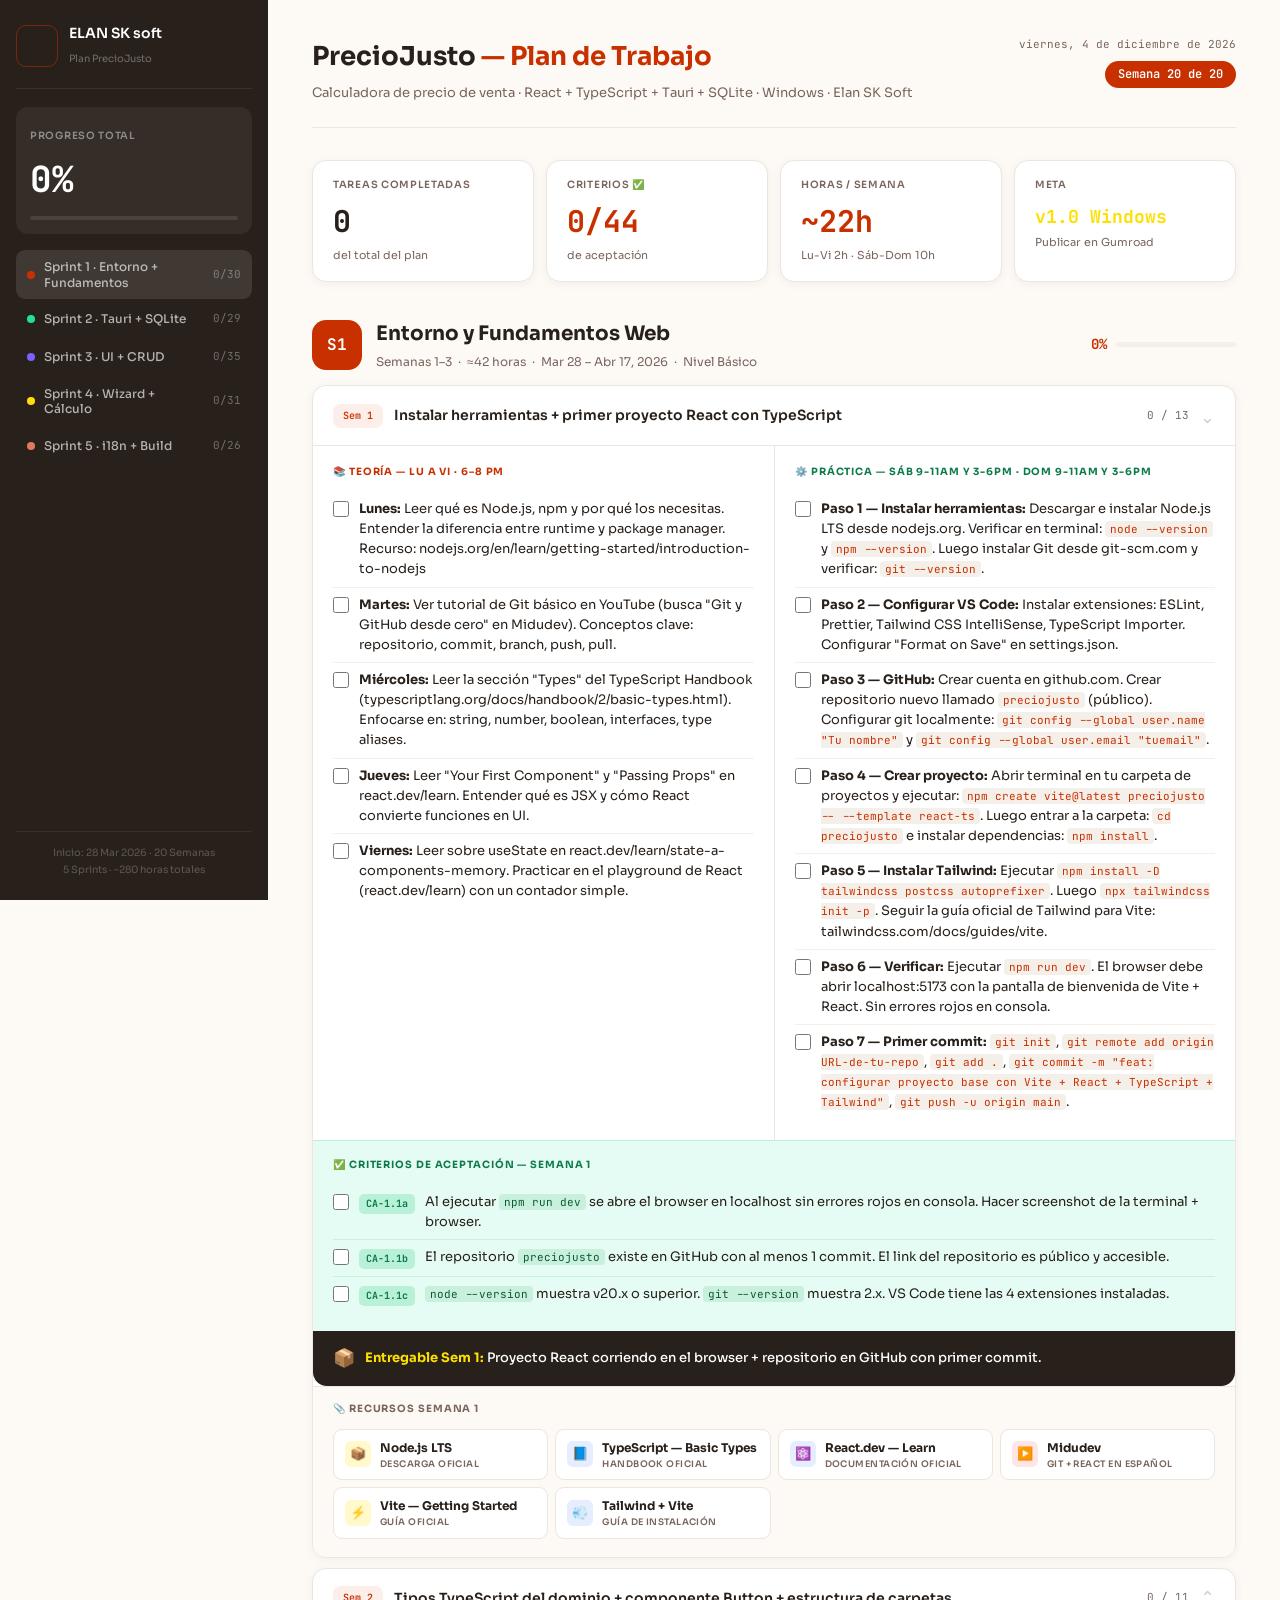
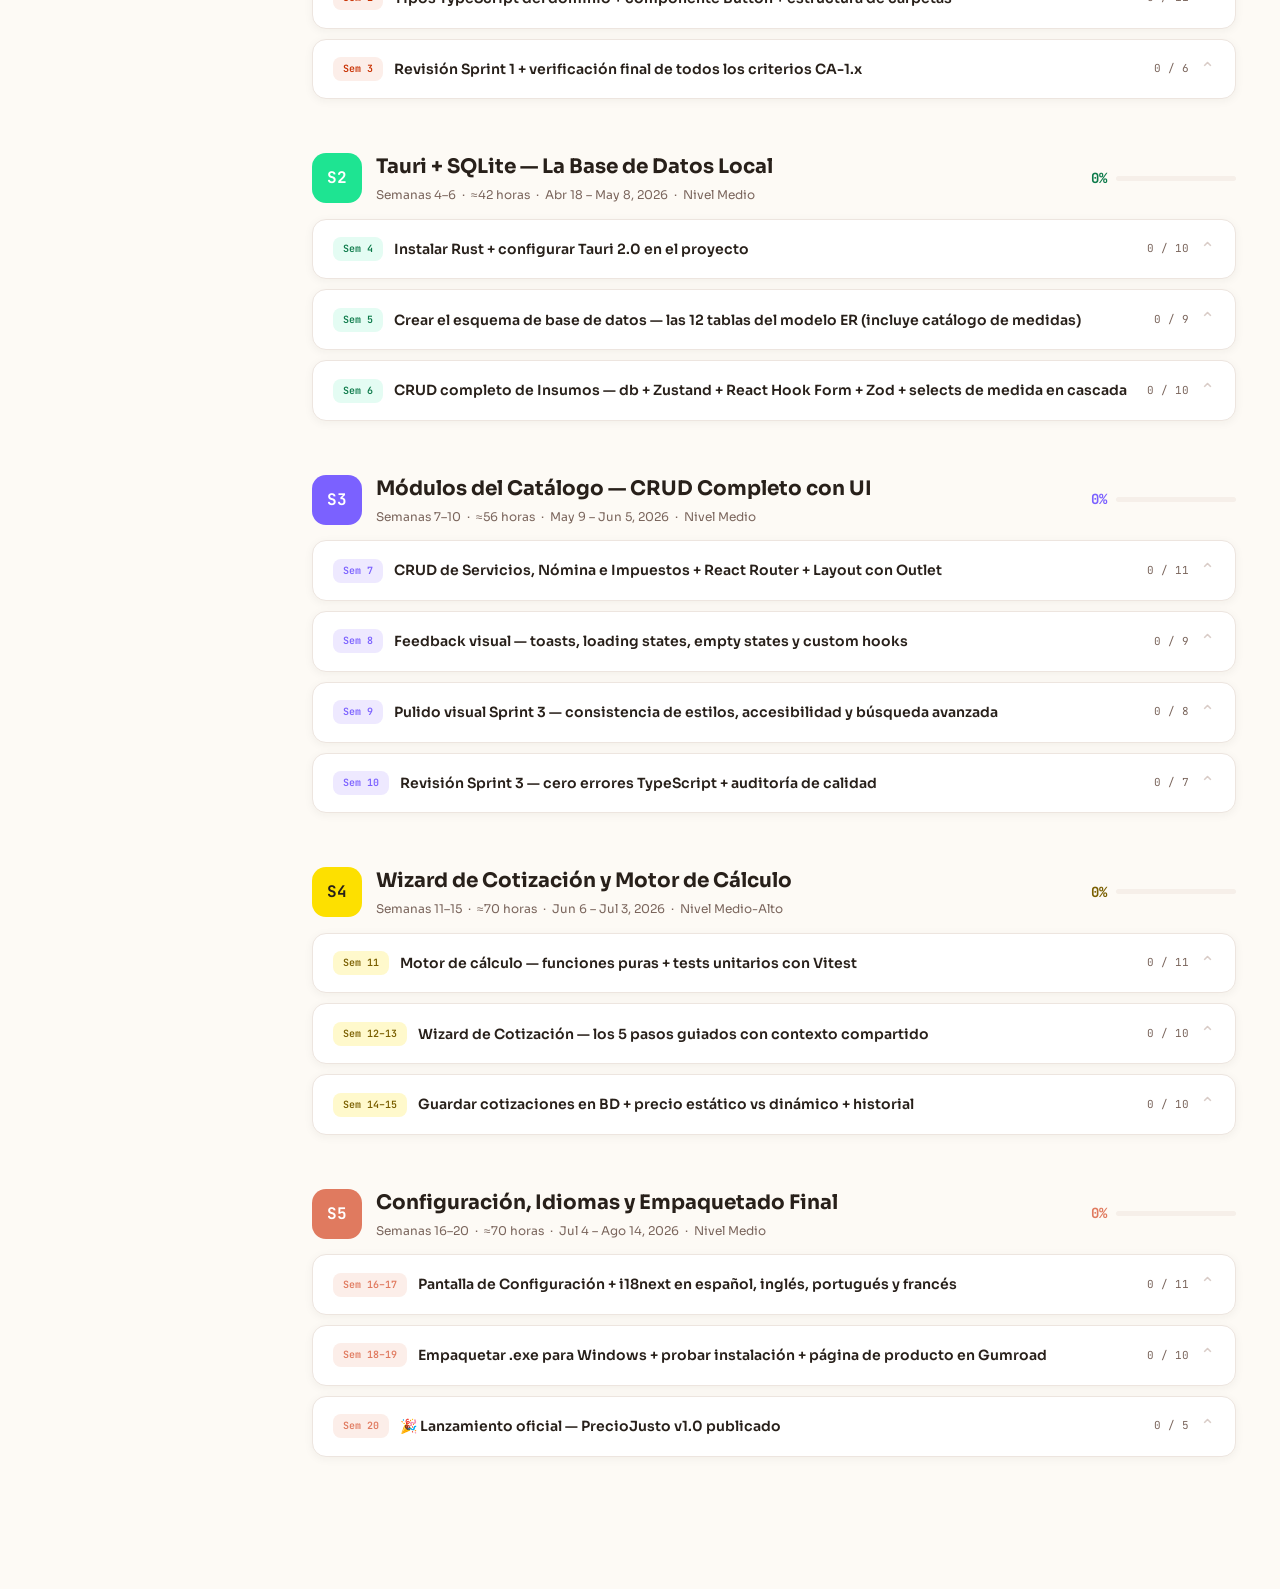
<file: dev-project-definer/references/ejemplos-base/ejemplo-tracker.html>
<!DOCTYPE html>
<html lang="es">
<head>
<meta charset="UTF-8">
<meta name="viewport" content="width=device-width, initial-scale=1.0">
<title>PrecioJusto — Plan de Trabajo · Elan SK Soft</title>
<link rel="preconnect" href="https://fonts.googleapis.com">
<link href="https://fonts.googleapis.com/css2?family=Sora:wght@300;400;500;600;700&family=JetBrains+Mono:wght@400;500&display=swap" rel="stylesheet">
<style>
:root {
  --primary:     #C83000;
  --primary-lt:  #FCEEE9;
  --primary-mid: #e8ded9;
  --secondary:   #1EE492;
  --secondary-lt:#E4FCF3;
  --accent:      #FDE000;
  --accent-lt:   #FFF9CC;
  --purple:      #7B61FF;
  --purple-lt:   #EEE9FF;
  --orange:      #E07A5F;
  --orange-lt:   #FCEEE9;
  --bg:          #FDFAF5;
  --bg-card:     #FFFFFF;
  --bg-dark:     #28201A;
  --bg-mid:      #F6EFE9;
  --dark:        #28201A;
  --mid:         #7A655C;
  --light:       #D9CCC7;
  --border:      #EDE5DF;
  --font:        'Sora', sans-serif;
  --mono:        'JetBrains Mono', monospace;
  --r:           14px;
  --shadow:      0 4px 28px rgba(40,32,26,.10);
  --shadow-sm:   0 2px 10px rgba(40,32,26,.05);
}
*, *::before, *::after { margin:0; padding:0; box-sizing:border-box; }
body { font-family:var(--font); background:var(--bg); color:var(--dark); line-height:1.6; }

#app{
/* ── SIDEBAR ── */
.sidebar {
  position:fixed; left:0; top:0; bottom:0;
  width:268px; background:var(--bg-dark);
  display:flex; flex-direction:column;
  padding:22px 16px; z-index:100; overflow-y:auto;
}
.logo-row { display:flex; align-items:center; gap:11px; padding-bottom:18px; border-bottom:1px solid rgba(255,255,255,.08); margin-bottom:18px; }
.logo-badge { width:42px; height:42px; background:transparent; border:1px solid rgba(200,48,0,.5); border-radius:10px; display:flex; align-items:center; justify-content:center; font-family:var(--mono); font-size:13px; font-weight:500; color:var(--primary); flex-shrink:0; }
.logo-text strong { display:block; color:#fff; font-size:14px; font-weight:600; }
.logo-text span { color:rgba(255,255,255,.35); font-size:10px; }

.overall-box { background:rgba(255,255,255,.06); border-radius:12px; padding:14px; margin-bottom:16px; }
.overall-box label { color:rgba(255,255,255,.45); font-size:10px; font-weight:600; letter-spacing:.07em; text-transform:uppercase; }
.overall-num { color:#fff; font-size:36px; font-weight:700; margin:4px 0 8px; font-family:var(--mono); }
.prog-bar { height:4px; background:rgba(255,255,255,.1); border-radius:2px; overflow:hidden; }
.prog-fill { height:100%; border-radius:2px; background:linear-gradient(90deg,var(--primary),var(--accent)); transition:width .5s ease; }

.sprint-nav { flex:1; display:flex; flex-direction:column; gap:2px; }
.snav { display:flex; align-items:center; gap:9px; padding:9px 11px; border-radius:9px; cursor:pointer; text-decoration:none; transition:background .15s; }
.snav:hover { background:rgba(255,255,255,.07); }
.snav.active { background:rgba(255,255,255,.11); }
.snav-dot { width:8px; height:8px; border-radius:50%; flex-shrink:0; }
.snav-label { color:rgba(255,255,255,.65); font-size:12px; font-weight:500; flex:1; line-height:1.3; }
.snav-prog { color:rgba(255,255,255,.35); font-size:11px; font-family:var(--mono); flex-shrink:0; }

.sidebar-footer { border-top:1px solid rgba(255,255,255,.07); padding-top:12px; color:rgba(255,255,255,.25); font-size:10px; text-align:center; line-height:1.7; }

/* ── MAIN ── */
.main { margin-left:268px; padding:36px 44px 80px; max-width:1100px; }

.page-top { display:flex; align-items:flex-start; justify-content:space-between; margin-bottom:32px; padding-bottom:24px; border-bottom:1px solid var(--border); }
.page-top h1 { font-size:26px; font-weight:700; }
.page-top h1 span { color:var(--primary); }
.page-top p { color:var(--mid); font-size:13px; margin-top:5px; }
.meta-right { text-align:right; }
.meta-date { font-family:var(--mono); font-size:11px; color:var(--mid); }
.week-pill { display:inline-block; margin-top:7px; background:var(--primary); color:#fff; padding:4px 13px; border-radius:20px; font-size:12px; font-weight:600; font-family:var(--mono); }

/* ── STATS ── */
.stats { display:grid; grid-template-columns:repeat(4,1fr); gap:12px; margin-bottom:36px; }
.stat { background:var(--bg-card); border:1px solid var(--border); border-radius:var(--r); padding:16px 20px; box-shadow:var(--shadow-sm); }
.stat-lbl { font-size:10px; font-weight:600; text-transform:uppercase; letter-spacing:.07em; color:var(--mid); }
.stat-val { font-size:30px; font-weight:700; margin:4px 0 0; font-family:var(--mono); }
.stat-sub { font-size:11px; color:var(--mid); margin-top:2px; }

/* ── SPRINT SECTION ── */
.sprint-section { margin-bottom:52px; scroll-margin-top:32px; }
.sprint-header { display:flex; align-items:center; gap:14px; margin-bottom:14px; }
.sprint-num { width:50px; height:50px; border-radius:14px; display:flex; align-items:center; justify-content:center; font-family:var(--mono); font-size:16px; font-weight:700; color:#fff; flex-shrink:0; }
.sprint-num.amber { color:var(--bg-dark); }
.sprint-info h2 { font-size:20px; font-weight:700; }
.sprint-info .sprint-meta { font-size:12px; color:var(--mid); margin-top:2px; }
.sprint-pct-area { margin-left:auto; display:flex; align-items:center; gap:9px; }
.sprint-pct { font-family:var(--mono); font-size:14px; font-weight:700; }
.sprint-bar { width:120px; height:5px; background:var(--bg-mid); border-radius:3px; overflow:hidden; }
.sprint-bar-fill { height:100%; border-radius:3px; transition:width .5s ease; }

/* ── WEEK CARD ── */
.week-card { background:var(--bg-card); border:1px solid var(--border); border-radius:var(--r); margin-bottom:10px; box-shadow:var(--shadow-sm); overflow:hidden; transition:box-shadow .2s; }
.week-card:hover { box-shadow:var(--shadow); }
.week-header { display:flex; align-items:center; gap:11px; padding:15px 20px; cursor:pointer; user-select:none; }
.week-tag { font-family:var(--mono); font-size:10px; font-weight:600; padding:4px 10px; border-radius:8px; flex-shrink:0; white-space:nowrap; }
.week-title { font-size:14px; font-weight:600; flex:1; }
.week-stat { font-size:11px; color:var(--mid); font-family:var(--mono); flex-shrink:0; }
.chevron { color:var(--light); font-size:18px; transition:transform .2s; flex-shrink:0; }
.week-card.open .chevron { transform:rotate(180deg); }

.week-body { display:none; border-top:1px solid var(--border); }
.week-card.open .week-body { display:block; }

/* ── BODY SECTIONS ── */
.body-grid { display:grid; grid-template-columns:1fr 1fr; gap:0; }
.body-col { padding:18px 20px 20px; }
.body-col + .body-col { border-left:1px solid var(--border); }
.body-full { padding:18px 20px 20px; }

.section-lbl { font-size:10px; font-weight:700; text-transform:uppercase; letter-spacing:.09em; margin-bottom:12px; display:flex; align-items:center; gap:6px; }
.section-lbl .lbl-pill { padding:2px 8px; border-radius:5px; font-size:9px; }

/* ── ACTIVITIES ── */
.activity { display:flex; align-items:flex-start; gap:10px; padding:7px 0; border-bottom:1px solid #F5EFE9; }
.activity:last-child { border-bottom:none; }
.activity input[type=checkbox] { width:16px; height:16px; accent-color:var(--primary); cursor:pointer; flex-shrink:0; margin-top:2px; }
.act-text { font-size:13px; line-height:1.55; flex:1; }
.act-text.done { text-decoration:line-through; color:var(--mid); }
.act-text code { font-family:var(--mono); font-size:11px; background:#F5EFE9; padding:1px 5px; border-radius:4px; color:var(--primary); }
.act-step { display:inline-flex; align-items:center; justify-content:center; width:18px; height:18px; background:var(--primary); color:#fff; border-radius:50%; font-size:9px; font-weight:700; flex-shrink:0; margin-top:2px; }

/* ── CRITERIOS ── */
.criterios-section { background:var(--secondary-lt); border-top:1px solid #B8F0D8; padding:16px 20px 18px; }
.criterios-section .section-lbl { color:#0D7A4A; }
.criterio-item { display:flex; align-items:flex-start; gap:10px; padding:7px 0; border-bottom:1px solid #C8F0DC; }
.criterio-item:last-child { border-bottom:none; }
.criterio-item input[type=checkbox] { width:16px; height:16px; accent-color:#0D7A4A; cursor:pointer; flex-shrink:0; margin-top:2px; }
.criterio-text { font-size:13px; line-height:1.55; flex:1; }
.criterio-text.done { text-decoration:line-through; color:#5DA882; }
.criterio-text code { font-family:var(--mono); font-size:11px; background:#C8F0DC; padding:1px 5px; border-radius:4px; color:#0D5A34; }
.criterio-id { font-family:var(--mono); font-size:10px; font-weight:700; color:#0D7A4A; background:#B8F0D8; padding:2px 7px; border-radius:5px; flex-shrink:0; margin-top:2px; }

/* ── ENTREGABLE BANNER ── */
.entregable { background:var(--bg-dark); border-radius:0 0 var(--r) var(--r); padding:13px 20px; display:flex; align-items:center; gap:10px; }
.entregable-icon { font-size:18px; flex-shrink:0; }
.entregable-text { font-size:13px; color:#fff; font-weight:500; flex:1; }
.entregable-text span { color:var(--accent); font-weight:700; }

/* ── RECURSOS ── */
.recursos-section { padding:14px 20px 18px; border-top:1px solid var(--border); background:var(--bg); }
.recursos-grid { display:grid; grid-template-columns:repeat(auto-fill,minmax(210px,1fr)); gap:7px; margin-top:10px; }
.recurso { display:flex; align-items:center; gap:9px; padding:8px 11px; border:1px solid var(--border); border-radius:9px; text-decoration:none; color:var(--dark); font-size:12px; transition:all .2s; background:var(--bg-card); }
.recurso:hover { border-color:var(--primary); background:var(--primary-lt); }
.r-icon { width:26px; height:26px; border-radius:6px; display:flex; align-items:center; justify-content:center; font-size:13px; flex-shrink:0; }
.r-yt { background:#FFE5E5; }
.r-doc { background:#E5EDFF; }
.r-tool { background:var(--accent-lt); }
.r-art { background:var(--secondary-lt); }
.r-type { font-size:9px; font-weight:600; color:var(--mid); text-transform:uppercase; letter-spacing:.05em; display:block; }

/* ── NOTA TIP ── */
.tip { background:var(--accent-lt); border-left:3px solid var(--accent); border-radius:0 9px 9px 0; padding:10px 14px; margin:12px 0 0; font-size:12px; line-height:1.6; }
.tip strong { color:#7A5F00; }

/* ── SPRINT COLORS ── */
.sn1,.sf1 { background:var(--primary); }      .wt1 { background:var(--primary-lt); color:var(--primary); }          .sp1 { color:var(--primary); }
.sn2,.sf2 { background:var(--secondary); }    .wt2 { background:var(--secondary-lt); color:#0D7A4A; }                .sp2 { color:#0D7A4A; }
.sn3,.sf3 { background:var(--purple); }       .wt3 { background:var(--purple-lt); color:var(--purple); }             .sp3 { color:var(--purple); }
.sn4,.sf4 { background:var(--accent); }       .wt4 { background:var(--accent-lt); color:#7A5F00; }                   .sp4 { color:#7A5F00; }
.sn5,.sf5 { background:var(--orange); }       .wt5 { background:var(--orange-lt); color:var(--orange); }             .sp5 { color:var(--orange); }

}

/* ── RESPONSIVE ── */
@media(max-width:900px){
  #app .sidebar{display:none}
  #app .main{margin-left:0;padding:20px 18px 60px}
  #app .body-grid{grid-template-columns:1fr}
  #app .body-col+.body-col{border-left:none;border-top:1px solid var(--border)}
  #app .stats{grid-template-columns:1fr 1fr}
}
</style>
</head>
<body id="app">

<!-- ═══════════════════ SIDEBAR ═══════════════════ -->
<aside class="sidebar">
  <div class="logo-row">
    <div class="logo-badge"></></div>
    <div class="logo-text">
      <strong>ELAN SK soft</strong>
      <span>Plan PrecioJusto</span>
    </div>
  </div>

  <div class="overall-box">
    <label>Progreso Total</label>
    <div class="overall-num" id="overall-pct">0%</div>
    <div class="prog-bar"><div class="prog-fill" id="overall-fill" style="width:0%"></div></div>
  </div>

  <div class="sprint-nav">
    <a href="#s1" class="snav active"><span class="snav-dot" style="background:var(--primary)"></span><span class="snav-label">Sprint 1 · Entorno + Fundamentos</span><span class="snav-prog" id="np1">0</span></a>
    <a href="#s2" class="snav"><span class="snav-dot" style="background:var(--secondary)"></span><span class="snav-label">Sprint 2 · Tauri + SQLite</span><span class="snav-prog" id="np2">0</span></a>
    <a href="#s3" class="snav"><span class="snav-dot" style="background:var(--purple)"></span><span class="snav-label">Sprint 3 · UI + CRUD</span><span class="snav-prog" id="np3">0</span></a>
    <a href="#s4" class="snav"><span class="snav-dot" style="background:var(--accent)"></span><span class="snav-label">Sprint 4 · Wizard + Cálculo</span><span class="snav-prog" id="np4">0</span></a>
    <a href="#s5" class="snav"><span class="snav-dot" style="background:var(--orange)"></span><span class="snav-label">Sprint 5 · i18n + Build</span><span class="snav-prog" id="np5">0</span></a>
  </div>

  <div class="sidebar-footer">
    Inicio: 28 Mar 2026 · 20 Semanas<br>
    5 Sprints · ~280 horas totales
  </div>
</aside>

<!-- ═══════════════════ MAIN ═══════════════════ -->
<main class="main">
  <div class="page-top">
    <div>
      <h1>PrecioJusto <span>— Plan de Trabajo</span></h1>
      <p>Calculadora de precio de venta · React + TypeScript + Tauri + SQLite · Windows · Elan SK Soft</p>
    </div>
    <div class="meta-right">
      <div class="meta-date" id="today-date"></div>
      <div class="week-pill" id="current-week">Semana 1 de 20</div>
    </div>
  </div>

  <div class="stats">
    <div class="stat"><div class="stat-lbl">Tareas completadas</div><div class="stat-val" id="stat-done">0</div><div class="stat-sub">del total del plan</div></div>
    <div class="stat"><div class="stat-lbl">Criterios ✅</div><div class="stat-val sp1" id="stat-ca">0</div><div class="stat-sub">de aceptación</div></div>
    <div class="stat"><div class="stat-lbl">Horas / semana</div><div class="stat-val" style="color:var(--primary)">~22h</div><div class="stat-sub">Lu-Vi 2h · Sáb-Dom 10h</div></div>
    <div class="stat"><div class="stat-lbl">Meta</div><div class="stat-val" style="color:var(--accent);font-size:18px;padding-top:6px">v1.0 Windows</div><div class="stat-sub">Publicar en Gumroad</div></div>
  </div>

<!-- ╔══════════════════════════════════════════════════╗
     ║  SPRINT 1 — ENTORNO Y FUNDAMENTOS WEB           ║
     ╚══════════════════════════════════════════════════╝ -->
<section class="sprint-section" id="s1">
  <div class="sprint-header">
    <div class="sprint-num sn1">S1</div>
    <div class="sprint-info">
      <h2>Entorno y Fundamentos Web</h2>
      <div class="sprint-meta">Semanas 1–3 &nbsp;·&nbsp; ≈42 horas &nbsp;·&nbsp; Mar 28 – Abr 17, 2026 &nbsp;·&nbsp; Nivel Básico</div>
    </div>
    <div class="sprint-pct-area"><span class="sprint-pct sp1" id="pct1">0%</span><div class="sprint-bar"><div class="sprint-bar-fill sf1" id="bar1" style="width:0%"></div></div></div>
  </div>

  <!-- ── SEMANA 1 ── -->
  <div class="week-card open" id="w1">
    <div class="week-header" onclick="tog('w1')">
      <span class="week-tag wt1">Sem 1</span>
      <div class="week-title">Instalar herramientas + primer proyecto React con TypeScript</div>
      <span class="week-stat" id="ws-w1">0 / 13</span>
      <span class="chevron">⌃</span>
    </div>
    <div class="week-body">
      <div class="body-grid">
        <!-- TEORÍA -->
        <div class="body-col">
          <div class="section-lbl" style="color:var(--primary)">📚 TEORÍA — Lu a Vi · 6–8 pm</div>
          <div class="activity"><input type="checkbox" data-s="1" onchange="upd()"><span class="act-text"><strong>Lunes:</strong> Leer qué es Node.js, npm y por qué los necesitas. Entender la diferencia entre runtime y package manager. Recurso: nodejs.org/en/learn/getting-started/introduction-to-nodejs</span></div>
          <div class="activity"><input type="checkbox" data-s="1" onchange="upd()"><span class="act-text"><strong>Martes:</strong> Ver tutorial de Git básico en YouTube (busca "Git y GitHub desde cero" en Midudev). Conceptos clave: repositorio, commit, branch, push, pull.</span></div>
          <div class="activity"><input type="checkbox" data-s="1" onchange="upd()"><span class="act-text"><strong>Miércoles:</strong> Leer la sección "Types" del TypeScript Handbook (typescriptlang.org/docs/handbook/2/basic-types.html). Enfocarse en: string, number, boolean, interfaces, type aliases.</span></div>
          <div class="activity"><input type="checkbox" data-s="1" onchange="upd()"><span class="act-text"><strong>Jueves:</strong> Leer "Your First Component" y "Passing Props" en react.dev/learn. Entender qué es JSX y cómo React convierte funciones en UI.</span></div>
          <div class="activity"><input type="checkbox" data-s="1" onchange="upd()"><span class="act-text"><strong>Viernes:</strong> Leer sobre useState en react.dev/learn/state-a-components-memory. Practicar en el playground de React (react.dev/learn) con un contador simple.</span></div>
        </div>
        <!-- PRÁCTICA -->
        <div class="body-col">
          <div class="section-lbl" style="color:#0D7A4A">⚙️ PRÁCTICA — Sáb 9-11am y 3-6pm · Dom 9-11am y 3-6pm</div>
          <div class="activity"><input type="checkbox" data-s="1" onchange="upd()"><span class="act-text"><strong>Paso 1 — Instalar herramientas:</strong> Descargar e instalar Node.js LTS desde nodejs.org. Verificar en terminal: <code>node --version</code> y <code>npm --version</code>. Luego instalar Git desde git-scm.com y verificar: <code>git --version</code>.</span></div>
          <div class="activity"><input type="checkbox" data-s="1" onchange="upd()"><span class="act-text"><strong>Paso 2 — Configurar VS Code:</strong> Instalar extensiones: ESLint, Prettier, Tailwind CSS IntelliSense, TypeScript Importer. Configurar "Format on Save" en settings.json.</span></div>
          <div class="activity"><input type="checkbox" data-s="1" onchange="upd()"><span class="act-text"><strong>Paso 3 — GitHub:</strong> Crear cuenta en github.com. Crear repositorio nuevo llamado <code>preciojusto</code> (público). Configurar git localmente: <code>git config --global user.name "Tu nombre"</code> y <code>git config --global user.email "tuemail"</code>.</span></div>
          <div class="activity"><input type="checkbox" data-s="1" onchange="upd()"><span class="act-text"><strong>Paso 4 — Crear proyecto:</strong> Abrir terminal en tu carpeta de proyectos y ejecutar: <code>npm create vite@latest preciojusto -- --template react-ts</code>. Luego entrar a la carpeta: <code>cd preciojusto</code> e instalar dependencias: <code>npm install</code>.</span></div>
          <div class="activity"><input type="checkbox" data-s="1" onchange="upd()"><span class="act-text"><strong>Paso 5 — Instalar Tailwind:</strong> Ejecutar <code>npm install -D tailwindcss postcss autoprefixer</code>. Luego <code>npx tailwindcss init -p</code>. Seguir la guía oficial de Tailwind para Vite: tailwindcss.com/docs/guides/vite.</span></div>
          <div class="activity"><input type="checkbox" data-s="1" onchange="upd()"><span class="act-text"><strong>Paso 6 — Verificar:</strong> Ejecutar <code>npm run dev</code>. El browser debe abrir localhost:5173 con la pantalla de bienvenida de Vite + React. Sin errores rojos en consola.</span></div>
          <div class="activity"><input type="checkbox" data-s="1" onchange="upd()"><span class="act-text"><strong>Paso 7 — Primer commit:</strong> <code>git init</code>, <code>git remote add origin URL-de-tu-repo</code>, <code>git add .</code>, <code>git commit -m "feat: configurar proyecto base con Vite + React + TypeScript + Tailwind"</code>, <code>git push -u origin main</code>.</span></div>
        </div>
      </div>
      <!-- CRITERIOS -->
      <div class="criterios-section">
        <div class="section-lbl" style="color:#0D7A4A">✅ CRITERIOS DE ACEPTACIÓN — Semana 1</div>
        <div class="criterio-item"><input type="checkbox" data-s="1" data-ca="1" onchange="upd()"><span class="criterio-id">CA-1.1a</span><span class="criterio-text">Al ejecutar <code>npm run dev</code> se abre el browser en localhost sin errores rojos en consola. Hacer screenshot de la terminal + browser.</span></div>
        <div class="criterio-item"><input type="checkbox" data-s="1" data-ca="1" onchange="upd()"><span class="criterio-id">CA-1.1b</span><span class="criterio-text">El repositorio <code>preciojusto</code> existe en GitHub con al menos 1 commit. El link del repositorio es público y accesible.</span></div>
        <div class="criterio-item"><input type="checkbox" data-s="1" data-ca="1" onchange="upd()"><span class="criterio-id">CA-1.1c</span><span class="criterio-text"><code>node --version</code> muestra v20.x o superior. <code>git --version</code> muestra 2.x. VS Code tiene las 4 extensiones instaladas.</span></div>
      </div>
      <div class="entregable"><span class="entregable-icon">📦</span><div class="entregable-text"><span>Entregable Sem 1:</span> Proyecto React corriendo en el browser + repositorio en GitHub con primer commit.</div></div>
      <div class="recursos-section">
        <div class="section-lbl" style="color:var(--mid)">📎 RECURSOS SEMANA 1</div>
        <div class="recursos-grid">
          <a href="https://nodejs.org/en/download" target="_blank" class="recurso"><div class="r-icon r-tool">📦</div><div><strong>Node.js LTS</strong><span class="r-type">Descarga oficial</span></div></a>
          <a href="https://typescriptlang.org/docs/handbook/2/basic-types.html" target="_blank" class="recurso"><div class="r-icon r-doc">📘</div><div><strong>TypeScript — Basic Types</strong><span class="r-type">Handbook oficial</span></div></a>
          <a href="https://react.dev/learn" target="_blank" class="recurso"><div class="r-icon r-doc">⚛️</div><div><strong>React.dev — Learn</strong><span class="r-type">Documentación oficial</span></div></a>
          <a href="https://www.youtube.com/@midudev" target="_blank" class="recurso"><div class="r-icon r-yt">▶️</div><div><strong>Midudev</strong><span class="r-type">Git + React en español</span></div></a>
          <a href="https://vitejs.dev/guide/" target="_blank" class="recurso"><div class="r-icon r-tool">⚡</div><div><strong>Vite — Getting Started</strong><span class="r-type">Guía oficial</span></div></a>
          <a href="https://tailwindcss.com/docs/guides/vite" target="_blank" class="recurso"><div class="r-icon r-doc">💨</div><div><strong>Tailwind + Vite</strong><span class="r-type">Guía de instalación</span></div></a>
        </div>
      </div>
    </div>
  </div><!-- /w1 -->

  <!-- ── SEMANA 2 ── -->
  <div class="week-card" id="w2">
    <div class="week-header" onclick="tog('w2')">
      <span class="week-tag wt1">Sem 2</span>
      <div class="week-title">Tipos TypeScript del dominio + componente Button + estructura de carpetas</div>
      <span class="week-stat" id="ws-w2">0 / 11</span>
      <span class="chevron">⌃</span>
    </div>
    <div class="week-body">
      <div class="body-grid">
        <div class="body-col">
          <div class="section-lbl" style="color:var(--primary)">📚 TEORÍA — Lu a Vi · 6–8 pm</div>
          <div class="activity"><input type="checkbox" data-s="1" onchange="upd()"><span class="act-text"><strong>Lunes:</strong> Leer sobre Interfaces y Types en TypeScript. Diferencias entre <code>interface</code> y <code>type</code>. Cuándo usar cada uno. Leer typescriptlang.org/docs/handbook/2/objects.html</span></div>
          <div class="activity"><input type="checkbox" data-s="1" onchange="upd()"><span class="act-text"><strong>Martes:</strong> Leer sobre Props en React (react.dev/learn/passing-props-to-a-component). Practicar creando un componente que recibe texto y color como props.</span></div>
          <div class="activity"><input type="checkbox" data-s="1" onchange="upd()"><span class="act-text"><strong>Miércoles–Viernes:</strong> Leer sobre <code>useState</code> y eventos en React (react.dev/learn/state-a-components-memory y react.dev/learn/responding-to-events).</span></div>
        </div>
        <div class="body-col">
          <div class="section-lbl" style="color:#0D7A4A">⚙️ PRÁCTICA — Sáb/Dom</div>
          <div class="activity"><input type="checkbox" data-s="1" onchange="upd()"><span class="act-text"><strong>Paso 1 — Limpiar App.tsx:</strong> Abrir <code>src/App.tsx</code> y borrar todo el contenido. Reemplazar con una función vacía que retorna <code>&lt;div&gt;PrecioJusto&lt;/div&gt;</code>. Verificar que sigue corriendo.</span></div>
          <div class="activity"><input type="checkbox" data-s="1" onchange="upd()"><span class="act-text"><strong>Paso 2 — Crear estructura de carpetas:</strong> Dentro de <code>src/</code> crear las carpetas: <code>components/</code>, <code>pages/</code>, <code>db/</code>, <code>store/</code>, <code>i18n/</code>, <code>types/</code>, <code>utils/</code>. Verificar con: <code>find src -type d</code>.</span></div>
          <div class="activity"><input type="checkbox" data-s="1" onchange="upd()"><span class="act-text"><strong>Paso 3 — Crear src/types/index.ts:</strong> Definir las interfaces: <code>Insumo</code> (id, nombre, costo, tipoMedida, unidad, cantidadCotizada, detalle?), <code>Servicio</code>, <code>Nomina</code> (con campo periodo), <code>Impuesto</code> (con tipo: "PORCENTAJE"|"FIJO"), <code>Cotizacion</code> (con priceType: "ESTATICO"|"DINAMICO").</span></div>
          <div class="activity"><input type="checkbox" data-s="1" onchange="upd()"><span class="act-text"><strong>Paso 4 — Crear Button.tsx:</strong> En <code>src/components/Button.tsx</code> crear un componente que acepte: <code>label: string</code>, <code>onClick: () =&gt; void</code>, <code>variant: "primary" | "secondary"</code>. Usar Tailwind para los estilos (terracota para primary, gris para secondary).</span></div>
          <div class="activity"><input type="checkbox" data-s="1" onchange="upd()"><span class="act-text"><strong>Paso 5 — Probar y commitear:</strong> Importar Button en App.tsx y renderizarlo. Verificar que se ve correcto. Luego: <code>git add .</code> → <code>git commit -m "feat: agregar tipos del dominio y componente Button"</code> → <code>git push</code>.</span></div>
        </div>
      </div>
      <div class="criterios-section">
        <div class="section-lbl" style="color:#0D7A4A">✅ CRITERIOS DE ACEPTACIÓN — Semana 2</div>
        <div class="criterio-item"><input type="checkbox" data-s="1" data-ca="1" onchange="upd()"><span class="criterio-id">CA-1.2</span><span class="criterio-text">El archivo <code>src/types/index.ts</code> existe y contiene interfaces para Insumo, Servicio, Nomina, Impuesto y Cotizacion, correctamente tipadas (sin <code>any</code>).</span></div>
        <div class="criterio-item"><input type="checkbox" data-s="1" data-ca="1" onchange="upd()"><span class="criterio-id">CA-1.3</span><span class="criterio-text">El componente <code>Button.tsx</code> acepta las props: <code>label: string</code>, <code>onClick: () =&gt; void</code> y <code>variant: "primary" | "secondary"</code>. El botón se renderiza sin errores.</span></div>
        <div class="criterio-item"><input type="checkbox" data-s="1" data-ca="1" onchange="upd()"><span class="criterio-id">CA-1.4</span><span class="criterio-text">Ejecutar <code>find src -type d</code> muestra todas las carpetas: components, pages, db, store, i18n, types, utils.</span></div>
        <div class="criterio-item"><input type="checkbox" data-s="1" data-ca="1" onchange="upd()"><span class="criterio-id">CA-1.5</span><span class="criterio-text">El repositorio en GitHub tiene mínimo 3 commits con mensajes descriptivos (feat:, fix:, etc.).</span></div>
      </div>
      <div class="entregable"><span class="entregable-icon">📦</span><div class="entregable-text"><span>Entregable Sem 2:</span> Tipos del dominio definidos + componente Button reutilizable + estructura de carpetas lista.</div></div>
      <div class="recursos-section">
        <div class="section-lbl" style="color:var(--mid)">📎 RECURSOS SEMANA 2</div>
        <div class="recursos-grid">
          <a href="https://typescriptlang.org/docs/handbook/2/objects.html" target="_blank" class="recurso"><div class="r-icon r-doc">📘</div><div><strong>TS — Object Types</strong><span class="r-type">Interfaces y tipos</span></div></a>
          <a href="https://react.dev/learn/passing-props-to-a-component" target="_blank" class="recurso"><div class="r-icon r-doc">⚛️</div><div><strong>React — Passing Props</strong><span class="r-type">Documentación oficial</span></div></a>
          <a href="https://www.youtube.com/@FaztCode" target="_blank" class="recurso"><div class="r-icon r-yt">▶️</div><div><strong>Fazt Code</strong><span class="r-type">TypeScript + React español</span></div></a>
        </div>
      </div>
    </div>
  </div><!-- /w2 -->

  <!-- ── SEMANA 3 ── -->
  <div class="week-card" id="w3">
    <div class="week-header" onclick="tog('w3')">
      <span class="week-tag wt1">Sem 3</span>
      <div class="week-title">Revisión Sprint 1 + verificación final de todos los criterios CA-1.x</div>
      <span class="week-stat" id="ws-w3">0 / 6</span>
      <span class="chevron">⌃</span>
    </div>
    <div class="week-body">
      <div class="body-grid">
        <div class="body-col">
          <div class="section-lbl" style="color:var(--primary)">📚 TEORÍA — Lu a Vi · 6–8 pm</div>
          <div class="activity"><input type="checkbox" data-s="1" onchange="upd()"><span class="act-text"><strong>Lunes–Miércoles:</strong> Estudiar renderizado condicional y listas con <code>.map()</code> en React. Leer: react.dev/learn/conditional-rendering y react.dev/learn/rendering-lists. Son fundamentales para las pantallas de catálogo.</span></div>
          <div class="activity"><input type="checkbox" data-s="1" onchange="upd()"><span class="act-text"><strong>Jue–Vie:</strong> Introducción a Tauri — leer la página "Why Tauri" en tauri.app para entender cómo funciona y prepararte para el Sprint 2.</span></div>
        </div>
        <div class="body-col">
          <div class="section-lbl" style="color:#0D7A4A">⚙️ PRÁCTICA — Sáb/Dom</div>
          <div class="activity"><input type="checkbox" data-s="1" onchange="upd()"><span class="act-text"><strong>Verificar CA-1.1:</strong> <code>npm run dev</code> → sin errores en consola. Hacer screenshot del browser mostrando el proyecto.</span></div>
          <div class="activity"><input type="checkbox" data-s="1" onchange="upd()"><span class="act-text"><strong>Verificar CA-1.2 a 1.5:</strong> Abrir cada archivo y confirmar: tipos correctos, Button con las props exactas, carpetas creadas. Ejecutar <code>npx tsc --noEmit</code> → debe retornar vacío (sin errores TypeScript).</span></div>
          <div class="activity"><input type="checkbox" data-s="1" onchange="upd()"><span class="act-text"><strong>Commit final Sprint 1:</strong> <code>git add .</code> → <code>git commit -m "sprint1: completar entorno y tipos del dominio"</code> → <code>git push</code>. El repo debe tener mínimo 3 commits descriptivos.</span></div>
        </div>
      </div>
      <div class="criterios-section">
        <div class="section-lbl" style="color:#0D7A4A">✅ CRITERIOS DE ACEPTACIÓN — Sprint 1 Completo</div>
        <div class="criterio-item"><input type="checkbox" data-s="1" data-ca="1" onchange="upd()"><span class="criterio-id">SPRINT 1</span><span class="criterio-text">Todos los CA-1.1 a CA-1.5 cumplidos. Ejecutar <code>npx tsc --noEmit</code> → salida vacía (cero errores). El proyecto corre en browser. Compartir link del repositorio en GitHub.</span></div>
      </div>
      <div class="entregable"><span class="entregable-icon">🏁</span><div class="entregable-text"><span>Entregable Sprint 1:</span> Proyecto corriendo en browser con todos los tipos definidos y estructura lista para Tauri.</div></div>
    </div>
  </div><!-- /w3 -->
</section>

<!-- ╔══════════════════════════════════════════════════╗
     ║  SPRINT 2 — TAURI + SQLITE                      ║
     ╚══════════════════════════════════════════════════╝ -->
<section class="sprint-section" id="s2">
  <div class="sprint-header">
    <div class="sprint-num sn2">S2</div>
    <div class="sprint-info">
      <h2>Tauri + SQLite — La Base de Datos Local</h2>
      <div class="sprint-meta">Semanas 4–6 &nbsp;·&nbsp; ≈42 horas &nbsp;·&nbsp; Abr 18 – May 8, 2026 &nbsp;·&nbsp; Nivel Medio</div>
    </div>
    <div class="sprint-pct-area"><span class="sprint-pct sp2" id="pct2">0%</span><div class="sprint-bar"><div class="sprint-bar-fill sf2" id="bar2" style="width:0%"></div></div></div>
  </div>

  <!-- ── SEMANA 4 ── -->
  <div class="week-card" id="w4">
    <div class="week-header" onclick="tog('w4')">
      <span class="week-tag wt2">Sem 4</span>
      <div class="week-title">Instalar Rust + configurar Tauri 2.0 en el proyecto</div>
      <span class="week-stat" id="ws-w4">0 / 10</span>
      <span class="chevron">⌃</span>
    </div>
    <div class="week-body">
      <div class="body-grid">
        <div class="body-col">
          <div class="section-lbl" style="color:var(--primary)">📚 TEORÍA — Lu a Vi · 6–8 pm</div>
          <div class="activity"><input type="checkbox" data-s="2" onchange="upd()"><span class="act-text"><strong>Lunes:</strong> Leer "Why Tauri" y "Architecture" en tauri.app. Entender el modelo frontend (React/WebView) + backend (Rust). Diferencia clave con Electron.</span></div>
          <div class="activity"><input type="checkbox" data-s="2" onchange="upd()"><span class="act-text"><strong>Martes:</strong> Leer sobre Tauri Commands (invoke) en tauri.app/develop/calling-rust. Cómo el frontend JavaScript puede llamar funciones del backend Rust.</span></div>
          <div class="activity"><input type="checkbox" data-s="2" onchange="upd()"><span class="act-text"><strong>Miércoles–Viernes:</strong> Estudiar SQL básico: SELECT, INSERT, UPDATE, DELETE. Recurso: sqlitetutorial.net (leer las secciones "SQLite SELECT", "INSERT", "UPDATE", "DELETE").</span></div>
        </div>
        <div class="body-col">
          <div class="section-lbl" style="color:#0D7A4A">⚙️ PRÁCTICA — Sáb/Dom</div>
          <div class="activity"><input type="checkbox" data-s="2" onchange="upd()"><span class="act-text"><strong>Paso 1 — Instalar Rust:</strong> Ir a rustup.rs y copiar el comando de instalación. En terminal ejecutarlo. Reiniciar la terminal. Verificar: <code>rustc --version</code> y <code>cargo --version</code>. Si estás en Windows, también instalar Visual Studio Build Tools (sigue la guía de tauri.app/start/prerequisites).</span></div>
          <div class="activity"><input type="checkbox" data-s="2" onchange="upd()"><span class="act-text"><strong>Paso 2 — Agregar Tauri al proyecto existente:</strong> En la raíz del proyecto ejecutar: <code>npm install --save-dev @tauri-apps/cli@next</code>. Luego: <code>npx tauri init</code>. Seguir el asistente: nombre "PrecioJusto", ventana ancho 1200, alto 800, URL dev http://localhost:5173.</span></div>
          <div class="activity"><input type="checkbox" data-s="2" onchange="upd()"><span class="act-text"><strong>Paso 3 — Instalar plugin SQL:</strong> <code>npm install @tauri-apps/plugin-sql</code>. Luego en <code>src-tauri/Cargo.toml</code> agregar en [dependencies]: <code>tauri-plugin-sql = { version = "2", features = ["sqlite"] }</code>.</span></div>
          <div class="activity"><input type="checkbox" data-s="2" onchange="upd()"><span class="act-text"><strong>Paso 4 — Configurar permisos:</strong> En <code>src-tauri/capabilities/default.json</code> agregar el permiso: <code>"sql:allow-execute"</code> y <code>"sql:allow-select"</code> dentro del array de permissions.</span></div>
          <div class="activity"><input type="checkbox" data-s="2" onchange="upd()"><span class="act-text"><strong>Paso 5 — Ejecutar y verificar:</strong> Correr <code>npm run tauri dev</code>. Esperar la compilación de Rust (la primera vez toma 3–5 minutos). Debe abrirse una ventana de escritorio nativa con la UI de React adentro.</span></div>
        </div>
      </div>
      <div class="criterios-section">
        <div class="section-lbl" style="color:#0D7A4A">✅ CRITERIOS DE ACEPTACIÓN — Semana 4</div>
        <div class="criterio-item"><input type="checkbox" data-s="2" data-ca="1" onchange="upd()"><span class="criterio-id">CA-2.1a</span><span class="criterio-text">El comando <code>rustc --version</code> muestra una versión 1.70 o superior. No hay errores al instalar.</span></div>
        <div class="criterio-item"><input type="checkbox" data-s="2" data-ca="1" onchange="upd()"><span class="criterio-id">CA-2.1b</span><span class="criterio-text"><code>npm run tauri dev</code> compila sin errores y abre una ventana de escritorio nativa con el contenido de React. Hacer screenshot de la ventana.</span></div>
      </div>
      <div class="entregable"><span class="entregable-icon">🖥️</span><div class="entregable-text"><span>Entregable Sem 4:</span> Proyecto corriendo como app de escritorio nativa (ventana de Windows).</div></div>
      <div class="recursos-section">
        <div class="section-lbl" style="color:var(--mid)">📎 RECURSOS SEMANA 4</div>
        <div class="recursos-grid">
          <a href="https://tauri.app/start/prerequisites" target="_blank" class="recurso"><div class="r-icon r-doc">🦀</div><div><strong>Tauri — Prerequisites</strong><span class="r-type">Guía de instalación</span></div></a>
          <a href="https://rustup.rs" target="_blank" class="recurso"><div class="r-icon r-tool">⚙️</div><div><strong>Rustup.rs</strong><span class="r-type">Instalar Rust</span></div></a>
          <a href="https://sqlitetutorial.net" target="_blank" class="recurso"><div class="r-icon r-art">🗄️</div><div><strong>SQLite Tutorial</strong><span class="r-type">SELECT, INSERT, UPDATE</span></div></a>
          <a href="https://sqlitebrowser.org" target="_blank" class="recurso"><div class="r-icon r-tool">🔍</div><div><strong>DB Browser for SQLite</strong><span class="r-type">Gratis — inspeccionar BD</span></div></a>
        </div>
      </div>
    </div>
  </div><!-- /w4 -->

  <!-- ── SEMANA 5 ── -->
  <div class="week-card" id="w5">
    <div class="week-header" onclick="tog('w5')">
      <span class="week-tag wt2">Sem 5</span>
      <div class="week-title">Crear el esquema de base de datos — las 12 tablas del modelo ER (incluye catálogo de medidas)</div>
      <span class="week-stat" id="ws-w5">0 / 9</span>
      <span class="chevron">⌃</span>
    </div>
    <div class="week-body">
      <div class="body-grid">
        <div class="body-col">
          <div class="section-lbl" style="color:var(--primary)">📚 TEORÍA — Lu a Vi · 6–8 pm</div>
          <div class="activity"><input type="checkbox" data-s="2" onchange="upd()"><span class="act-text"><strong>Lunes–Martes:</strong> Estudiar claves primarias (PK) y foráneas (FK) en SQL. Leer sobre tablas de unión N:M y por qué existen quote_inputs (cotizacion_insumos), quote_services (cotizacion_servicios), etc. Recurso: sqlitetutorial.net/sqlite-foreign-key</span></div>
          <div class="activity"><input type="checkbox" data-s="2" onchange="upd()"><span class="act-text"><strong>Miércoles–Viernes:</strong> Estudiar Zustand — leer zustand.docs.pmnd.rs. Entender la diferencia entre estado global (Zustand) y estado local (useState). Crear un store de prueba pequeño en un archivo temporal.</span></div>
        </div>
        <div class="body-col">
          <div class="section-lbl" style="color:#0D7A4A">⚙️ PRÁCTICA — Sáb/Dom</div>
          <div class="activity"><input type="checkbox" data-s="2" onchange="upd()"><span class="act-text"><strong>Paso 1 — Crear migrations.ts:</strong> En <code>src/database/migrations.ts</code> escribir el SQL de creación de las 12 tablas: <code>measurement_types</code> (tipos de medida), <code>measurements</code> (medidas con equivalencia), <code>inputs</code> (insumos — usa FK <code>measurement_id</code>), <code>services</code> (servicios — igual), <code>payroll</code> (nomina), <code>taxes</code> (impuestos), <code>quotes</code> (cotizaciones), <code>quote_inputs</code>, <code>quote_services</code>, <code>quote_payroll</code>, <code>quote_taxes</code> y <code>settings</code> (configuracion). Nota: <code>inputs</code> ya no tiene columnas <code>unit_name</code>/<code>unit_symbol</code>/<code>measure_type</code>; usa <code>measurement_id TEXT NOT NULL REFERENCES measurements(id)</code>.</span></div>
          <div class="activity"><input type="checkbox" data-s="2" onchange="upd()"><span class="act-text"><strong>Paso 2 — Crear db/index.ts:</strong> Importar Database de <code>@tauri-apps/plugin-sql</code>. Crear función <code>initDatabase()</code> que abre la conexión con <code>Database.load("sqlite:preciojusto.db")</code> y ejecuta cada CREATE TABLE IF NOT EXISTS del migrations.ts.</span></div>
          <div class="activity"><input type="checkbox" data-s="2" onchange="upd()"><span class="act-text"><strong>Paso 3 — Llamar initDatabase al iniciar:</strong> En <code>main.tsx</code> llamar <code>await initDatabase()</code> antes de renderizar la app con ReactDOM.</span></div>
          <div class="activity"><input type="checkbox" data-s="2" onchange="upd()"><span class="act-text"><strong>Paso 4 — Insertar seed data de medidas e insumos:</strong> En <code>initDatabase()</code>, después de las tablas, insertar los 6 tipos de medida (Peso, Volumen, Longitud, Área, Tiempo, Unidad) y las 34 medidas con sus equivalencias (kg, g, mg, L, mL, m, cm, h, min, etc.). Luego insertar 2–3 insumos de prueba referenciando su <code>measurement_id</code> (ej: Azúcar → <code>'m-kg'</code>). Insertar la fila de configuración con id=1, idioma="es", moneda="COP".</span></div>
          <div class="activity"><input type="checkbox" data-s="2" onchange="upd()"><span class="act-text"><strong>Paso 5 — Verificar con DB Browser:</strong> Instalar DB Browser for SQLite (sqlitebrowser.org). Encontrar el archivo preciojusto.db en el directorio de datos de la app (Linux: <code>~/.local/share/com.tauri.dev/</code>). Abrir con DB Browser y verificar que las 12 tablas aparecen. La tabla <code>measurements</code> debe tener 34 filas y la tabla <code>measurement_types</code> debe tener 6 filas.</span></div>
        </div>
      </div>
      <div class="criterios-section">
        <div class="section-lbl" style="color:#0D7A4A">✅ CRITERIOS DE ACEPTACIÓN — Semana 5</div>
        <div class="criterio-item"><input type="checkbox" data-s="2" data-ca="1" onchange="upd()"><span class="criterio-id">CA-2.2a</span><span class="criterio-text">Las 12 tablas del esquema ER existen en la BD SQLite. Captura de pantalla de DB Browser mostrando todas las tablas con sus columnas. La tabla <code>measurements</code> tiene 34 filas y <code>measurement_types</code> tiene 6 filas.</span></div>
        <div class="criterio-item"><input type="checkbox" data-s="2" data-ca="1" onchange="upd()"><span class="criterio-id">CA-2.2b</span><span class="criterio-text">La tabla <code>settings</code> tiene exactamente 1 fila con id=1, idioma="es", moneda="COP". La tabla <code>inputs</code> tiene al menos 2 filas de prueba. Cada insumo tiene un <code>measurement_id</code> válido que existe en <code>measurements</code>. Las columnas antiguas <code>unit_name</code>/<code>unit_symbol</code> ya no existen en <code>inputs</code>.</span></div>
        <div class="criterio-item"><input type="checkbox" data-s="2" data-ca="1" onchange="upd()"><span class="criterio-id">CA-2.2c</span><span class="criterio-text">La app inicia sin errores. <code>npm run tauri dev</code> muestra la ventana de escritorio y en la consola no hay errores de SQL.</span></div>
      </div>
      <div class="entregable"><span class="entregable-icon">📦</span><div class="entregable-text"><span>Entregable Sem 5:</span> 10 tablas SQLite creadas + datos de prueba + verificación en DB Browser.</div></div>
    </div>
  </div><!-- /w5 -->

  <!-- ── SEMANA 6 ── -->
  <div class="week-card" id="w6">
    <div class="week-header" onclick="tog('w6')">
      <span class="week-tag wt2">Sem 6</span>
      <div class="week-title">CRUD completo de Insumos — db + Zustand + React Hook Form + Zod + selects de medida en cascada</div>
      <span class="week-stat" id="ws-w6">0 / 10</span>
      <span class="chevron">⌃</span>
    </div>
    <div class="week-body">
      <div class="body-grid">
        <div class="body-col">
          <div class="section-lbl" style="color:var(--primary)">📚 TEORÍA — Lu a Vi · 6–8 pm</div>
          <div class="activity"><input type="checkbox" data-s="2" onchange="upd()"><span class="act-text"><strong>Lunes–Miércoles:</strong> Profundizar en Zustand: acciones, selectores, y cuándo usar estado global vs local. Leer: zustand.docs.pmnd.rs/guides/practice-with-no-store-actions</span></div>
          <div class="activity"><input type="checkbox" data-s="2" onchange="upd()"><span class="act-text"><strong>Jue–Vie:</strong> Repasar async/await en TypeScript. Entender cómo manejar errores con try/catch. Las funciones de base de datos siempre son asíncronas.</span></div>
        </div>
        <div class="body-col">
          <div class="section-lbl" style="color:#0D7A4A">⚙️ PRÁCTICA — Sáb/Dom</div>
          <div class="activity"><input type="checkbox" data-s="2" onchange="upd()"><span class="act-text"><strong>Paso 1 — Crear database/inputs.ts e database/measurements.ts:</strong> En <code>inputs.ts</code>: función <code>getAllInputs()</code> con JOIN a <code>measurements</code> para traer <code>measurement_name</code> y <code>measurement_symbol</code>. Las funciones <code>createInput()</code> y <code>updateInput()</code> reciben <code>measurement_id</code> en lugar de <code>unit_name</code>/<code>unit_symbol</code>. En <code>measurements.ts</code>: funciones <code>getAllMeasurementTypes()</code> y <code>getAllMeasurements()</code>.</span></div>
          <div class="activity"><input type="checkbox" data-s="2" onchange="upd()"><span class="act-text"><strong>Paso 2 — Instalar Zustand + crear stores:</strong> <code>npm install zustand</code>. Crear <code>src/stores/useInputsStore.ts</code> con estado: <code>inputs: InputRow[]</code> y acciones load/add/edit/remove. Crear también <code>src/stores/useMeasurementsStore.ts</code> con estado: <code>types</code>, <code>measurements</code>, función <code>getByType(typeId, system)</code> para filtrar medidas.</span></div>
          <div class="activity"><input type="checkbox" data-s="2" onchange="upd()"><span class="act-text"><strong>Paso 3 — Conectar stores a UI + crear selects en cascada:</strong> En <code>InputsPage.tsx</code> usar <code>useInputsStore</code> y <code>useMeasurementsStore</code>. El formulario tiene dos selects: primero "Tipo de medida" (carga <code>types</code>), segundo "Unidad" (se habilita al elegir tipo, filtra <code>measurements</code> por <code>type_id</code> y sistema). Al cambiar el tipo, el segundo select se reinicia. Verificar que se puede crear un insumo "Azúcar" con medida "kg".</span></div>
          <div class="activity"><input type="checkbox" data-s="2" onchange="upd()"><span class="act-text"><strong>Paso 4 — Probar persistencia y conversión:</strong> Crear un insumo "Sal" con precio de referencia en kg. Cerrar la app y volver a abrirla. El insumo debe aparecer en la lista con la medida correcta (no texto libre sino el nombre de la medida cargado via JOIN). Verificar en DB Browser que <code>inputs.measurement_id = 'm-kg'</code> y que no existe columna <code>unit_name</code>.</span></div>
          <div class="activity"><input type="checkbox" data-s="2" onchange="upd()"><span class="act-text"><strong>Paso 5 — Commit:</strong> <code>git add .</code> → <code>git commit -m "feat(sprint2): CRUD insumos + store Zustand conectado a SQLite"</code> → <code>git push</code>.</span></div>
        </div>
      </div>
      <div class="criterios-section">
        <div class="section-lbl" style="color:#0D7A4A">✅ CRITERIOS DE ACEPTACIÓN — Semana 6 / Sprint 2</div>
        <div class="criterio-item"><input type="checkbox" data-s="2" data-ca="1" onchange="upd()"><span class="criterio-id">CA-2.3</span><span class="criterio-text">La función <code>getAllInputs()</code> retorna los insumos de prueba con la medida correcta (via JOIN). El campo <code>measurement_name</code> llega populado. Se puede ver la lista en la UI mostrando nombre y símbolo de la medida (ej: "Kilogramo (kg)").</span></div>
        <div class="criterio-item"><input type="checkbox" data-s="2" data-ca="1" onchange="upd()"><span class="criterio-id">CA-2.4</span><span class="criterio-text">El formulario de Insumos tiene dos selects en cascada: al elegir "Peso" en el primer select, el segundo muestra únicamente kg, g, mg, t (y lb, oz si se incluye imperial). <code>npx tsc --noEmit</code> retorna vacío (sin errores de tipos).</span></div>
        <div class="criterio-item"><input type="checkbox" data-s="2" data-ca="1" onchange="upd()"><span class="criterio-id">CA-2.5</span><span class="criterio-text">Se crea un insumo desde la UI eligiendo tipo y unidad del select, se cierra la app, se vuelve a abrir, y el insumo sigue en la lista con su medida. En DB Browser se confirma que <code>inputs</code> tiene columna <code>measurement_id</code> y NO tiene <code>unit_name</code> ni <code>unit_symbol</code>.</span></div>
      </div>
      <div class="entregable"><span class="entregable-icon">🏁</span><div class="entregable-text"><span>Entregable Sprint 2 / Sem 6:</span> CRUD de Insumos funcional de extremo a extremo — queries SQLite con JOIN de medidas + stores Zustand (inputs + measurements) + InputsPage con selects en cascada (tipo → unidad) + React Hook Form + Zod.</div></div>
    </div>
  </div><!-- /w6 -->
</section>

<!-- ╔══════════════════════════════════════════════════╗
     ║  SPRINT 3 — UI + CRUD COMPLETO                  ║
     ╚══════════════════════════════════════════════════╝ -->
<section class="sprint-section" id="s3">
  <div class="sprint-header">
    <div class="sprint-num sn3">S3</div>
    <div class="sprint-info">
      <h2>Módulos del Catálogo — CRUD Completo con UI</h2>
      <div class="sprint-meta">Semanas 7–10 &nbsp;·&nbsp; ≈56 horas &nbsp;·&nbsp; May 9 – Jun 5, 2026 &nbsp;·&nbsp; Nivel Medio</div>
    </div>
    <div class="sprint-pct-area"><span class="sprint-pct sp3" id="pct3">0%</span><div class="sprint-bar"><div class="sprint-bar-fill sf3" id="bar3" style="width:0%"></div></div></div>
  </div>

  <div class="week-card" id="w7">
    <div class="week-header" onclick="tog('w7')">
      <span class="week-tag wt3">Sem 7</span>
      <div class="week-title">CRUD de Servicios, Nómina e Impuestos + React Router + Layout con Outlet</div>
      <span class="week-stat" id="ws-w7">0 / 11</span>
      <span class="chevron">⌃</span>
    </div>
    <div class="week-body">
      <div class="body-grid">
        <div class="body-col">
          <div class="section-lbl" style="color:var(--primary)">📚 TEORÍA — Lu a Vi · 6–8 pm</div>
          <div class="activity"><input type="checkbox" data-s="3" onchange="upd()"><span class="act-text"><strong>Lunes–Martes:</strong> Leer React Router v6: <code>BrowserRouter</code>, <code>Routes</code>, <code>Route</code>, <code>Link</code>, <code>NavLink</code>, <code>Outlet</code>, <code>useNavigate</code>. Recurso: reactrouter.com/en/main/start/tutorial. Entender por qué en Tauri se usa <code>BrowserRouter</code> y no <code>HashRouter</code>.</span></div>
          <div class="activity"><input type="checkbox" data-s="3" onchange="upd()"><span class="act-text"><strong>Miércoles:</strong> Estudiar el patrón de Layout anidado con <code>&lt;Outlet /&gt;</code>: un componente <code>AppLayout</code> que envuelve todas las páginas y renderiza el Titlebar + Sidebar + área de contenido. Las páginas hijas se renderizan donde está el Outlet.</span></div>
          <div class="activity"><input type="checkbox" data-s="3" onchange="upd()"><span class="act-text"><strong>Jue–Vie:</strong> Estudiar el patrón CRUD reutilizable: cómo los 4 catálogos (Insumos, Servicios, Nómina, Impuestos) siguen la misma arquitectura de <code>database/*.ts</code> + <code>stores/use*Store.ts</code> + <code>pages/*/</code>. Las diferencias solo están en los campos del formulario y la tabla SQL.</span></div>
        </div>
        <div class="body-col">
          <div class="section-lbl" style="color:#0D7A4A">⚙️ PRÁCTICA — Sáb/Dom</div>
          <div class="activity"><input type="checkbox" data-s="3" onchange="upd()"><span class="act-text"><strong>Paso 1 — Instalar React Router:</strong> <code>npm install react-router-dom</code>. Configurar rutas en <code>App.tsx</code>: ruta raíz renderiza <code>AppLayout</code>, con subrutas <code>/inputs</code>, <code>/services</code>, <code>/payroll</code>, <code>/taxes</code>. Redirigir <code>/</code> a <code>/inputs</code> por defecto.</span></div>
          <div class="activity"><input type="checkbox" data-s="3" onchange="upd()"><span class="act-text"><strong>Paso 2 — CRUD Servicios:</strong> Crear <code>src/database/services.ts</code> (mismas columnas que <code>inputs</code>, tabla <code>services</code>). Crear <code>src/stores/useServicesStore.ts</code>. Crear <code>src/pages/services/ServicesPage.tsx</code> copiando y renombrando el patrón de Insumos.</span></div>
          <div class="activity"><input type="checkbox" data-s="3" onchange="upd()"><span class="act-text"><strong>Paso 3 — CRUD Nómina:</strong> Crear <code>src/database/payroll.ts</code> (tabla <code>payroll</code> con columnas: name, role, salary, period). Crear <code>usePayrollStore.ts</code> y <code>pages/payroll/PayrollPage.tsx</code> con select de período (semanal/quincenal/mensual).</span></div>
          <div class="activity"><input type="checkbox" data-s="3" onchange="upd()"><span class="act-text"><strong>Paso 4 — CRUD Impuestos:</strong> Crear <code>src/database/taxes.ts</code> (tabla <code>taxes</code>: name, rate, type). Crear <code>useTaxesStore.ts</code> y <code>pages/taxes/TaxesPage.tsx</code> con toggle tipo (porcentaje / valor fijo). Es la entidad más simple del sistema.</span></div>
          <div class="activity"><input type="checkbox" data-s="3" onchange="upd()"><span class="act-text"><strong>Paso 5 — Conectar todo en App.tsx:</strong> Importar las 4 páginas y configurar las rutas. Además, cargar los stores globales una sola vez al arrancar: <code>useSettingsStore(s =&gt; s.load)</code> y <code>useMeasurementsStore(s =&gt; s.load)</code> en un <code>useEffect</code> en <code>App.tsx</code>. Las páginas individuales solo <em>consumen</em> estos stores — nunca los cargan. Verificar que al hacer clic en el Sidebar la URL cambia y <code>NavLink</code> resalta el enlace activo.</span></div>
        </div>
      </div>
      <div class="criterios-section">
        <div class="section-lbl" style="color:#0D7A4A">✅ CRITERIOS DE ACEPTACIÓN — Semana 7</div>
        <div class="criterio-item"><input type="checkbox" data-s="3" data-ca="1" onchange="upd()"><span class="criterio-id">CA-3.2a</span><span class="criterio-text">Las 4 páginas de catálogo (Insumos, Servicios, Nómina, Impuestos) son accesibles desde el Sidebar. Al hacer clic la URL cambia y se muestra la página correcta sin parpadeo (SPA navigation).</span></div>
        <div class="criterio-item"><input type="checkbox" data-s="3" data-ca="1" onchange="upd()"><span class="criterio-id">CA-3.2b</span><span class="criterio-text">CRUD completo funciona en las 4 entidades — crear, editar, eliminar y los datos persisten al reiniciar la app. El formulario de Nómina tiene selector de período; el de Impuestos tiene toggle porcentaje/valor fijo.</span></div>
        <div class="criterio-item"><input type="checkbox" data-s="3" data-ca="1" onchange="upd()"><span class="criterio-id">CA-3.2c</span><span class="criterio-text">El enlace activo en el Sidebar tiene un estilo visualmente diferente al resto. <code>App.tsx</code> carga <code>useSettingsStore</code> y <code>useMeasurementsStore</code> una sola vez al arrancar. <code>npx tsc --noEmit</code> retorna vacío — cero errores de TypeScript en los stores y páginas nuevas.</span></div>
      </div>
      <div class="entregable"><span class="entregable-icon">📦</span><div class="entregable-text"><span>Entregable Sem 7:</span> Las 4 pantallas de catálogo con CRUD completo + navegación React Router + <code>useSettingsStore</code> y <code>useMeasurementsStore</code> cargados globalmente en <code>App.tsx</code>. Nuevos archivos: <code>database/settings.ts</code>, <code>stores/useSettingsStore.ts</code>.</div></div>
      <div class="recursos-section">
        <div class="section-lbl" style="color:var(--mid)">📎 RECURSOS SEMANA 7</div>
        <div class="recursos-grid">
          <a href="https://reactrouter.com/en/main/start/tutorial" target="_blank" class="recurso"><div class="r-icon r-doc">🔗</div><div><strong>React Router v6 — Tutorial</strong><span class="r-type">Documentación oficial</span></div></a>
          <a href="https://reactrouter.com/en/main/components/outlet" target="_blank" class="recurso"><div class="r-icon r-doc">🪟</div><div><strong>Outlet — Layout anidado</strong><span class="r-type">Referencia API</span></div></a>
          <a href="https://zustand.docs.pmnd.rs" target="_blank" class="recurso"><div class="r-icon r-tool">🐻</div><div><strong>Zustand Docs</strong><span class="r-type">Estado global liviano</span></div></a>
        </div>
      </div>
    </div>
  </div><!-- /w7 -->

  <div class="week-card" id="w8">
    <div class="week-header" onclick="tog('w8')">
      <span class="week-tag wt3">Sem 8</span>
      <div class="week-title">Feedback visual — toasts, loading states, empty states y custom hooks</div>
      <span class="week-stat" id="ws-w8">0 / 9</span>
      <span class="chevron">⌃</span>
    </div>
    <div class="week-body">
      <div class="body-grid">
        <div class="body-col">
          <div class="section-lbl" style="color:var(--primary)">📚 TEORÍA — Lu a Vi · 6–8 pm</div>
          <div class="activity"><input type="checkbox" data-s="3" onchange="upd()"><span class="act-text"><strong>Lunes–Martes:</strong> Estudiar UX de feedback: toasts (notificaciones no bloqueantes), loading spinners, empty states (pantallas vacías) y confirmación de eliminación. Buscar la librería <code>react-hot-toast</code> — cómo funciona el <code>&lt;Toaster /&gt;</code> global.</span></div>
          <div class="activity"><input type="checkbox" data-s="3" onchange="upd()"><span class="act-text"><strong>Miércoles–Viernes:</strong> Estudiar custom hooks en React. Cómo extraer lógica reutilizable: un hook <code>useConfirmDelete</code> que maneje el estado del modal de confirmación. Recurso: react.dev/learn/reusing-logic-with-custom-hooks</span></div>
        </div>
        <div class="body-col">
          <div class="section-lbl" style="color:#0D7A4A">⚙️ PRÁCTICA — Sáb/Dom</div>
          <div class="activity"><input type="checkbox" data-s="3" onchange="upd()"><span class="act-text"><strong>Paso 1 — Agregar toasts:</strong> <code>npm install react-hot-toast</code>. Poner <code>&lt;Toaster /&gt;</code> únicamente en <code>AppLayout.tsx</code>. En los 4 stores (<code>useInputsStore</code>, <code>useServicesStore</code>, <code>usePayrolls</code>, <code>useTaxes</code>) envolver cada operación CRUD en try/catch con <code>toast.success()</code> y <code>toast.error()</code>. ✅ <em>Implementado</em></span></div>
          <div class="activity"><input type="checkbox" data-s="3" onchange="upd()"><span class="act-text"><strong>Paso 2 — Empty states:</strong> Extraído como componente reutilizable <code>src/components/EmptyTable.tsx</code> (acepta <code>singleName</code>, <code>pluralName</code>, <code>icon</code>, <code>handleNew</code>). Usado en las 4 páginas. La tabla se oculta cuando <code>!isLoading &amp;&amp; items.length === 0</code>. ✅ <em>Implementado — componente compartido en lugar de código duplicado</em></span></div>
          <div class="activity"><input type="checkbox" data-s="3" onchange="upd()"><span class="act-text"><strong>Paso 3 — Loading states:</strong> Flag <code>isLoading: boolean</code> en los 4 stores. Dos componentes de carga: <code>Spinner.tsx</code> (círculo terracota animado) y <code>LoaderTable.tsx</code> (skeleton de tabla con filas grises animadas, con paleta PrecioJusto). Ambos se muestran simultáneamente mientras <code>isLoading</code> es true. ✅ <em>Implementado — skeleton más sofisticado que el spinner básico del guide</em></span></div>
          <div class="activity"><input type="checkbox" data-s="3" onchange="upd()"><span class="act-text"><strong>Paso 4 — Custom hook useConfirmDelete:</strong> Creado <code>src/hooks/useConfirmDelete.ts</code> genérico con <code>&lt;T&gt;</code>. El modal de confirmación se extrajo además como componente compartido <code>src/components/ConfirmDeleteDialog.tsx</code> (acepta <code>singleName</code>, <code>itemName</code>, <code>onConfirm</code>, <code>onCancel</code>; cierra al hacer clic fuera). Usado en las 4 páginas. ✅ <em>Implementado — hook + componente compartido, cero duplicación</em></span></div>
          <div class="activity"><input type="checkbox" data-s="3" onchange="upd()"><span class="act-text"><strong>Refactorizaciones adicionales (Sprint 3 completo):</strong> Cada página de catálogo fue dividida en 3 archivos: <code>*Page.tsx</code> (orquestador), <code>*Table.tsx</code> (tabla con acciones) y <code>*Modal.tsx</code> (formulario en overlay). Componente <code>HeaderTable.tsx</code> extrae el encabezado común (título + botón Agregar, oculta el botón en empty state). ✅ <em>Implementado</em></span></div>
        </div>
      </div>
      <div class="criterios-section">
        <div class="section-lbl" style="color:#0D7A4A">✅ CRITERIOS DE ACEPTACIÓN — Semana 8</div>
        <div class="criterio-item"><input type="checkbox" data-s="3" data-ca="1" onchange="upd()"><span class="criterio-id">CA-3.3a</span><span class="criterio-text">Los toasts de éxito (verde) y error (rojo) aparecen correctamente al crear, editar y eliminar en las 4 pantallas del catálogo. <code>&lt;Toaster /&gt;</code> está en <code>AppLayout.tsx</code>, los 4 stores tienen try/catch con toast. ✅ Completado</span></div>
        <div class="criterio-item"><input type="checkbox" data-s="3" data-ca="1" onchange="upd()"><span class="criterio-id">CA-3.3b</span><span class="criterio-text">Cuando una tabla está vacía aparece <code>EmptyTable.tsx</code> con mensaje amigable y botón de acción. Mientras carga aparecen <code>LoaderTable.tsx</code> (skeleton) y <code>Spinner.tsx</code>. ✅ Completado</span></div>
        <div class="criterio-item"><input type="checkbox" data-s="3" data-ca="1" onchange="upd()"><span class="criterio-id">CA-3.3c</span><span class="criterio-text">El hook <code>useConfirmDelete&lt;T&gt;</code> existe en <code>src/hooks/useConfirmDelete.ts</code> y es usado en las 4 páginas del catálogo. El modal vive en <code>ConfirmDeleteDialog.tsx</code>. Cero lógica de confirmación duplicada. ✅ Completado</span></div>
      </div>
      <div class="entregable"><span class="entregable-icon">📦</span><div class="entregable-text"><span>Entregable Sem 8 — ✅ Completado:</span> 4 páginas con feedback completo + patrón Page/Table/Modal + 5 componentes compartidos (ConfirmDeleteDialog, EmptyTable, HeaderTable, Spinner, LoaderTable) + hook useConfirmDelete.</div></div>
    </div>
  </div><!-- /w8 -->

  <div class="week-card" id="w9">
    <div class="week-header" onclick="tog('w9')">
      <span class="week-tag wt3">Sem 9</span>
      <div class="week-title">Pulido visual Sprint 3 — consistencia de estilos, accesibilidad y búsqueda avanzada</div>
      <span class="week-stat" id="ws-w9">0 / 8</span>
      <span class="chevron">⌃</span>
    </div>
    <div class="week-body">
      <div class="body-grid">
        <div class="body-col">
          <div class="section-lbl" style="color:var(--primary)">📚 TEORÍA — Lu a Vi · 6–8 pm</div>
          <div class="activity"><input type="checkbox" data-s="3" onchange="upd()"><span class="act-text"><strong>Lunes–Martes:</strong> Estudiar accesibilidad básica en formularios: atributos <code>aria-label</code>, <code>aria-describedby</code>, <code>role</code>. Leer: developer.mozilla.org/en-US/docs/Web/Accessibility/ARIA. Aplicar a los formularios de Zod ya construidos.</span></div>
          <div class="activity"><input type="checkbox" data-s="3" onchange="upd()"><span class="act-text"><strong>Miércoles–Viernes:</strong> Estudiar Tailwind responsive y dark mode (aunque PrecioJusto no tiene dark mode, entender las bases). Repasar las variables CSS de la paleta del proyecto y cómo los tokens <code>--primary</code>, <code>--bg</code>, etc., se aplican con <code>tailwind.config.js</code>.</span></div>
        </div>
        <div class="body-col">
          <div class="section-lbl" style="color:#0D7A4A">⚙️ PRÁCTICA — Sáb/Dom</div>
          <div class="activity"><input type="checkbox" data-s="3" onchange="upd()"><span class="act-text"><strong>Paso 1 — Auditoría de estilos:</strong> Abrir las 4 páginas una a una y comparar con los mockups de <code>preciojusto-mockups.html</code>. Listar diferencias visuales (colores, espaciado, tipografía). Corregir las más evidentes para que todos los catálogos luzcan coherentes.</span></div>
          <div class="activity"><input type="checkbox" data-s="3" onchange="upd()"><span class="act-text"><strong>Paso 2 — Búsqueda avanzada:</strong> Mejorar la barra de búsqueda en las 4 páginas: debounce de 300ms (usar <code>setTimeout</code> + <code>clearTimeout</code> en un useEffect) para no filtrar en cada tecla. Mostrar contador "X resultados" debajo de la barra.</span></div>
          <div class="activity"><input type="checkbox" data-s="3" onchange="upd()"><span class="act-text"><strong>Paso 3 — Componentes compartidos:</strong> Extraer el modal de confirmación de eliminación a <code>src/components/ConfirmModal.tsx</code>. Extraer la barra de búsqueda a <code>src/components/SearchBar.tsx</code>. Reemplazar los duplicados en las 4 páginas con el componente compartido.</span></div>
          <div class="activity"><input type="checkbox" data-s="3" onchange="upd()"><span class="act-text"><strong>Paso 4 — Commit de cierre Sprint 3:</strong> <code>git add .</code> → <code>git commit -m "feat(sprint3): CRUD completo + Router + feedback visual + componentes compartidos"</code> → <code>git push</code>.</span></div>
        </div>
      </div>
      <div class="criterios-section">
        <div class="section-lbl" style="color:#0D7A4A">✅ CRITERIOS DE ACEPTACIÓN — Semana 9</div>
        <div class="criterio-item"><input type="checkbox" data-s="3" data-ca="1" onchange="upd()"><span class="criterio-id">CA-3.4a</span><span class="criterio-text">Las 4 páginas del catálogo tienen estilos consistentes con la paleta del proyecto — fondo crema, primario terracota, textos en marrón oscuro. Ninguna página tiene colores fuera de la paleta.</span></div>
        <div class="criterio-item"><input type="checkbox" data-s="3" data-ca="1" onchange="upd()"><span class="criterio-id">CA-3.4b</span><span class="criterio-text"><code>ConfirmModal.tsx</code> y <code>SearchBar.tsx</code> existen en <code>src/components/</code> y son usados en las 4 páginas. No hay código duplicado de modal ni de barra de búsqueda.</span></div>
      </div>
      <div class="entregable"><span class="entregable-icon">📦</span><div class="entregable-text"><span>Entregable Sem 9:</span> Sprint 3 pulido — catálogos visualmente consistentes con mockups, componentes compartidos y búsqueda con debounce.</div></div>
    </div>
  </div><!-- /w9 -->

  <div class="week-card" id="w10">
    <div class="week-header" onclick="tog('w10')">
      <span class="week-tag wt3">Sem 10</span>
      <div class="week-title">Revisión Sprint 3 — cero errores TypeScript + auditoría de calidad</div>
      <span class="week-stat" id="ws-w10">0 / 7</span>
      <span class="chevron">⌃</span>
    </div>
    <div class="week-body">
      <div class="body-grid">
        <div class="body-col">
          <div class="section-lbl" style="color:var(--primary)">📚 TEORÍA — Lu a Vi · 6–8 pm</div>
          <div class="activity"><input type="checkbox" data-s="3" onchange="upd()"><span class="act-text"><strong>Semana completa:</strong> Estudiar accesibilidad web básica: labels en formularios, aria-labels, manejo de focus. Recurso: web.dev/learn/accessibility. Es importante para una app profesional.</span></div>
        </div>
        <div class="body-col">
          <div class="section-lbl" style="color:#0D7A4A">⚙️ PRÁCTICA — Sáb/Dom (Revisión)</div>
          <div class="activity"><input type="checkbox" data-s="3" onchange="upd()"><span class="act-text"><strong>Paso 1 — Verificar TypeScript:</strong> Ejecutar <code>npx tsc --noEmit</code>. Si hay errores, corregirlos uno por uno antes de continuar. El objetivo es cero errores.</span></div>
          <div class="activity"><input type="checkbox" data-s="3" onchange="upd()"><span class="act-text"><strong>Paso 2 — Probar el flujo completo:</strong> Crear un insumo → editarlo → buscarlo → eliminarlo. Repetir con Servicio, Nómina e Impuesto. Verificar que en todos los casos los datos persisten.</span></div>
          <div class="activity"><input type="checkbox" data-s="3" onchange="upd()"><span class="act-text"><strong>Paso 3 — Revisar validaciones:</strong> Enviar cada formulario vacío y verificar que muestra errores. Enviar con datos inválidos (costo = -50, nombre vacío). Los mensajes deben ser claros.</span></div>
          <div class="activity"><input type="checkbox" data-s="3" onchange="upd()"><span class="act-text"><strong>Paso 4 — Commit final Sprint 3:</strong> <code>git commit -m "sprint3: CRUD completo con UI para 4 entidades + navegación React Router"</code>. Push a GitHub.</span></div>
        </div>
      </div>
      <div class="criterios-section">
        <div class="section-lbl" style="color:#0D7A4A">✅ CRITERIOS DE ACEPTACIÓN — Sprint 3 Completo</div>
        <div class="criterio-item"><input type="checkbox" data-s="3" data-ca="1" onchange="upd()"><span class="criterio-id">CA-3.4</span><span class="criterio-text"><code>npx tsc --noEmit</code> retorna salida vacía. Cero errores TypeScript en todos los archivos del proyecto.</span></div>
        <div class="criterio-item"><input type="checkbox" data-s="3" data-ca="1" onchange="upd()"><span class="criterio-id">SPRINT 3</span><span class="criterio-text">Las 4 pantallas de catálogo (Insumos, Servicios, Nómina, Impuestos) tienen CRUD completo con UI, validación con Zod y navegación. Los datos persisten al reiniciar.</span></div>
      </div>
      <div class="entregable"><span class="entregable-icon">🏁</span><div class="entregable-text"><span>Entregable Sprint 3:</span> 4 pantallas de catálogo completas — CRUD + validación + navegación + cero errores TypeScript.</div></div>
    </div>
  </div><!-- /w10 -->
</section>

<!-- ╔══════════════════════════════════════════════════╗
     ║  SPRINT 4 — WIZARD + MOTOR DE CÁLCULO           ║
     ╚══════════════════════════════════════════════════╝ -->
<section class="sprint-section" id="s4">
  <div class="sprint-header">
    <div class="sprint-num sn4 amber">S4</div>
    <div class="sprint-info">
      <h2>Wizard de Cotización y Motor de Cálculo</h2>
      <div class="sprint-meta">Semanas 11–15 &nbsp;·&nbsp; ≈70 horas &nbsp;·&nbsp; Jun 6 – Jul 3, 2026 &nbsp;·&nbsp; Nivel Medio-Alto</div>
    </div>
    <div class="sprint-pct-area"><span class="sprint-pct sp4" id="pct4">0%</span><div class="sprint-bar"><div class="sprint-bar-fill sf4" id="bar4" style="width:0%"></div></div></div>
  </div>

  <div class="week-card" id="w11">
    <div class="week-header" onclick="tog('w11')">
      <span class="week-tag wt4">Sem 11</span>
      <div class="week-title">Motor de cálculo — funciones puras + tests unitarios con Vitest</div>
      <span class="week-stat" id="ws-w11">0 / 11</span>
      <span class="chevron">⌃</span>
    </div>
    <div class="week-body">
      <div class="body-grid">
        <div class="body-col">
          <div class="section-lbl" style="color:var(--primary)">📚 TEORÍA — Lu a Vi · 6–8 pm</div>
          <div class="activity"><input type="checkbox" data-s="4" onchange="upd()"><span class="act-text"><strong>Lunes:</strong> Entender la fórmula de precio de venta: <code>Precio Venta = Costo Total + Impuestos + Ganancia</code> donde <code>Costo Total = Σ(insumos consumidos) + Σ(servicios proporcionales) + Σ(nómina proporcional)</code>. Leer el documento de análisis sección 4.1 RF-06.</span></div>
          <div class="activity"><input type="checkbox" data-s="4" onchange="upd()"><span class="act-text"><strong>Martes:</strong> Diferencia entre margen y markup. Cálculo de costo proporcional de insumo: <code>costo_insumo_en_producto = (costo / cantidadCotizada) × cantidadConsumida</code>. Misma lógica para servicios y nómina.</span></div>
          <div class="activity"><input type="checkbox" data-s="4" onchange="upd()"><span class="act-text"><strong>Miércoles:</strong> Leer Vitest docs: vitest.dev/guide. Entender <code>describe()</code>, <code>it()</code>/<code>test()</code>, <code>expect()</code>, <code>toBe()</code>, <code>toBeCloseTo()</code>. Instalar: <code>npm install -D vitest</code>.</span></div>
          <div class="activity"><input type="checkbox" data-s="4" onchange="upd()"><span class="act-text"><strong>Jue–Vie:</strong> Estudiar funciones puras: una función pura recibe datos, retorna un resultado y no tiene efectos secundarios (no llama a la BD, no modifica variables globales). Las funciones de cálculo DEBEN ser puras.</span></div>
        </div>
        <div class="body-col">
          <div class="section-lbl" style="color:#0D7A4A">⚙️ PRÁCTICA — Sáb/Dom</div>
          <div class="activity"><input type="checkbox" data-s="4" onchange="upd()"><span class="act-text"><strong>Paso 1 — Crear src/utils/calculations.ts:</strong> Implementar las funciones: <code>calcInputsCost(insumos: QuoteInputItem[]): number</code>, <code>calcServicesCost(servicios: QuoteServiceItem[]): number</code>, <code>calcPayrollCost(nomina: QuotePayrollItem[]): number</code>, <code>calcTaxes(costoTotal: number, impuestos: QuoteTaxItem[]): number</code>, <code>calcSalePrice(costoTotal, impuestos, marginPercent): number</code>.</span></div>
          <div class="activity"><input type="checkbox" data-s="4" onchange="upd()"><span class="act-text"><strong>Paso 2 — Agregar Vitest config:</strong> En <code>vite.config.ts</code> agregar la configuración de test: <code>test: { globals: true, environment: 'node' }</code>. En package.json agregar script: <code>"test": "vitest run"</code>.</span></div>
          <div class="activity"><input type="checkbox" data-s="4" onchange="upd()"><span class="act-text"><strong>Paso 3 — Crear src/utils/calculations.test.ts:</strong> Escribir el caso de prueba de la panadería: 0.3kg azúcar (costo: $1200) + 0.5kg harina (costo: $1750) + 2h panadero ($6000/8h = $1500) + IVA 19% + 30% margen. Calcular el resultado esperado manualmente y verificar con <code>expect(resultado).toBeCloseTo(esperado, 2)</code>.</span></div>
          <div class="activity"><input type="checkbox" data-s="4" onchange="upd()"><span class="act-text"><strong>Paso 4 — Agregar más tests:</strong> Al menos 3 casos de prueba más: uno con impuesto de valor fijo, uno sin impuestos, uno sin margen de ganancia. Cada test debe tener un nombre descriptivo.</span></div>
          <div class="activity"><input type="checkbox" data-s="4" onchange="upd()"><span class="act-text"><strong>Paso 5 — Ejecutar y verificar:</strong> <code>npm test</code>. Todos los tests deben aparecer en verde. Si alguno falla, revisar el cálculo (el error puede estar en la función o en el valor esperado del test).</span></div>
        </div>
      </div>
      <div class="criterios-section">
        <div class="section-lbl" style="color:#0D7A4A">✅ CRITERIOS DE ACEPTACIÓN — Semana 11</div>
        <div class="criterio-item"><input type="checkbox" data-s="4" data-ca="1" onchange="upd()"><span class="criterio-id">CA-4.1a</span><span class="criterio-text">El archivo <code>src/utils/calculations.ts</code> tiene las 5 funciones puras de cálculo. Ninguna hace llamadas a la BD ni modifica estado externo.</span></div>
        <div class="criterio-item"><input type="checkbox" data-s="4" data-ca="1" onchange="upd()"><span class="criterio-id">CA-4.1b</span><span class="criterio-text">El archivo <code>calculations.test.ts</code> tiene mínimo 4 casos de prueba incluyendo el de la panadería. <code>npm test</code> muestra todos en verde.</span></div>
        <div class="criterio-item"><input type="checkbox" data-s="4" data-ca="1" onchange="upd()"><span class="criterio-id">CA-4.1c</span><span class="criterio-text">La función <code>calcSalePrice()</code> con el caso de la panadería retorna exactamente el valor documentado en el test (no aproximado, sino el valor correcto calculado paso a paso).</span></div>
      </div>
      <div class="entregable"><span class="entregable-icon">🧮</span><div class="entregable-text"><span>Entregable Sem 11:</span> Motor de cálculo completo con tests unitarios en verde — la lógica más crítica del proyecto.</div></div>
      <div class="recursos-section">
        <div class="section-lbl" style="color:var(--mid)">📎 RECURSOS SEMANA 11</div>
        <div class="recursos-grid">
          <a href="https://vitest.dev/guide" target="_blank" class="recurso"><div class="r-icon r-doc">🧪</div><div><strong>Vitest Docs</strong><span class="r-type">Testing para proyectos Vite</span></div></a>
          <a href="https://testing-library.com/docs/react-testing-library/intro" target="_blank" class="recurso"><div class="r-icon r-doc">🔬</div><div><strong>Testing Library React</strong><span class="r-type">Probar componentes</span></div></a>
        </div>
      </div>
    </div>
  </div><!-- /w11 -->

  <div class="week-card" id="w12">
    <div class="week-header" onclick="tog('w12')">
      <span class="week-tag wt4">Sem 12–13</span>
      <div class="week-title">Wizard de Cotización — los 5 pasos guiados con contexto compartido</div>
      <span class="week-stat" id="ws-w12">0 / 10</span>
      <span class="chevron">⌃</span>
    </div>
    <div class="week-body">
      <div class="body-grid">
        <div class="body-col">
          <div class="section-lbl" style="color:var(--primary)">📚 TEORÍA — Lu a Vi · 6–8 pm</div>
          <div class="activity"><input type="checkbox" data-s="4" onchange="upd()"><span class="act-text"><strong>Semana 12, Lunes–Miércoles:</strong> Estudiar <code>useReducer</code> en React (react.dev/learn/extracting-state-logic-into-a-reducer). Es ideal para el wizard porque el estado tiene múltiples campos que se actualizan en pasos diferentes.</span></div>
          <div class="activity"><input type="checkbox" data-s="4" onchange="upd()"><span class="act-text"><strong>Semana 12, Jue–Vie:</strong> Estudiar React Context API (react.dev/learn/passing-data-deeply-with-context). El wizard necesita compartir el estado entre 5 componentes de pasos sin prop drilling.</span></div>
          <div class="activity"><input type="checkbox" data-s="4" onchange="upd()"><span class="act-text"><strong>Semana 13, completa:</strong> Estudiar el patrón FSM (máquina de estados finita) para wizards. Ver el video de Midudev sobre máquinas de estado en YouTube.</span></div>
        </div>
        <div class="body-col">
          <div class="section-lbl" style="color:#0D7A4A">⚙️ PRÁCTICA — Sáb/Dom (2 semanas)</div>
          <div class="activity"><input type="checkbox" data-s="4" onchange="upd()"><span class="act-text"><strong>Paso 1 — Contexto del wizard:</strong> Crear <code>src/pages/cotizacion/WizardContext.tsx</code>. Definir el estado del wizard: <code>productName: string</code>, <code>selectedInputs: QuoteInputItem[]</code>, <code>selectedServices</code>, <code>selectedPayrolls</code>, <code>selectedTaxes</code>, <code>marginPercent: number</code>, <code>priceType: "ESTATICO"|"DINAMICO"</code>, <code>currentStep: 1..5</code>.</span></div>
          <div class="activity"><input type="checkbox" data-s="4" onchange="upd()"><span class="act-text"><strong>Paso 2 — Componente WizardCotizacion.tsx:</strong> Estructura con barra de progreso visual (5 pasos). Botones "Anterior" y "Siguiente" que cambian el <code>currentStep</code>. El botón "Siguiente" en el paso 5 se convierte en "Guardar cotización".</span></div>
          <div class="activity"><input type="checkbox" data-s="4" onchange="upd()"><span class="act-text"><strong>Paso 3 — Paso 1 (Insumos):</strong> Lista de todos los insumos del catálogo con checkbox. Al seleccionar uno aparece un input de cantidad consumida. El subtotal se calcula en tiempo real usando <code>calcInputsCost()</code>.</span></div>
          <div class="activity"><input type="checkbox" data-s="4" onchange="upd()"><span class="act-text"><strong>Paso 4 — Pasos 2, 3, 4:</strong> Paso 2 igual que Paso 1 pero para Servicios (campo de tiempo/cantidad consumida). Paso 3: seleccionar colaborador de nómina + ingresar tiempo laborado en el producto. Paso 4: lista de impuestos con checkbox.</span></div>
          <div class="activity"><input type="checkbox" data-s="4" onchange="upd()"><span class="act-text"><strong>Paso 5 — Resumen y precio:</strong> Nombre del producto (input). Slider de margen de ganancia (0% a 100%). Toggle estático/dinámico. Panel derecho con desglose: costo de insumos, servicios, nómina, impuestos, ganancia y precio de venta final (calculado en tiempo real).</span></div>
        </div>
      </div>
      <div class="criterios-section">
        <div class="section-lbl" style="color:#0D7A4A">✅ CRITERIOS DE ACEPTACIÓN — Semanas 12–13</div>
        <div class="criterio-item"><input type="checkbox" data-s="4" data-ca="1" onchange="upd()"><span class="criterio-id">CA-4.2a</span><span class="criterio-text">El wizard muestra una barra de progreso visual con los 5 pasos. Se puede navegar entre pasos con los botones Anterior/Siguiente sin pérdida de datos.</span></div>
        <div class="criterio-item"><input type="checkbox" data-s="4" data-ca="1" onchange="upd()"><span class="criterio-id">CA-4.2b</span><span class="criterio-text">El precio de venta en el Paso 5 se actualiza en tiempo real al mover el slider de margen. El desglose muestra los costos correctos (usando las funciones de calculations.ts).</span></div>
        <div class="criterio-item"><input type="checkbox" data-s="4" data-ca="1" onchange="upd()"><span class="criterio-id">CA-4.2c</span><span class="criterio-text">Los datos del wizard (insumos seleccionados, cantidades) persisten al navegar entre pasos. Al volver al Paso 1 desde el Paso 3, los checkboxes siguen marcados.</span></div>
      </div>
      <div class="entregable"><span class="entregable-icon">🧙</span><div class="entregable-text"><span>Entregable Sem 12–13:</span> Wizard de 5 pasos funcionando con cálculo en tiempo real del precio de venta.</div></div>
    </div>
  </div><!-- /w12 -->

  <div class="week-card" id="w13">
    <div class="week-header" onclick="tog('w13')">
      <span class="week-tag wt4">Sem 14–15</span>
      <div class="week-title">Guardar cotizaciones en BD + precio estático vs dinámico + historial</div>
      <span class="week-stat" id="ws-w13">0 / 10</span>
      <span class="chevron">⌃</span>
    </div>
    <div class="week-body">
      <div class="body-grid">
        <div class="body-col">
          <div class="section-lbl" style="color:var(--primary)">📚 TEORÍA — Lu a Vi · 6–8 pm</div>
          <div class="activity"><input type="checkbox" data-s="4" onchange="upd()"><span class="act-text"><strong>Semana 14:</strong> Estudiar el patrón "snapshot" en bases de datos: por qué una cotización estática almacena el precio del insumo en el momento de creación (costo_snapshot) en lugar de referenciarlo directamente. Leer el diccionario de términos del documento de análisis.</span></div>
          <div class="activity"><input type="checkbox" data-s="4" onchange="upd()"><span class="act-text"><strong>Semana 15:</strong> Estudiar transacciones SQL: <code>BEGIN TRANSACTION</code>, <code>COMMIT</code>, <code>ROLLBACK</code>. Una cotización inserta en 5 tablas al mismo tiempo — si una falla, todas deben revertirse.</span></div>
        </div>
        <div class="body-col">
          <div class="section-lbl" style="color:#0D7A4A">⚙️ PRÁCTICA — Sáb/Dom (2 semanas)</div>
          <div class="activity"><input type="checkbox" data-s="4" onchange="upd()"><span class="act-text"><strong>Paso 1 — Crear database/quotes.ts:</strong> Función <code>saveQuote(data)</code> que en una transacción: (1) inserta en <code>quotes</code> (cotizaciones), (2) inserta en <code>quote_inputs</code> (cotizacion_insumos) con cost_snapshot = costo actual del input, (3) igual para services (servicios), payroll (nomina) e taxes (impuestos).</span></div>
          <div class="activity"><input type="checkbox" data-s="4" onchange="upd()"><span class="act-text"><strong>Paso 2 — Conectar el Paso 5 del wizard:</strong> El botón "Guardar cotización" llama a <code>saveCotizacion()</code> con todos los datos del wizard. Si tiene éxito, navegar a la pantalla de historial con un toast de éxito.</span></div>
          <div class="activity"><input type="checkbox" data-s="4" onchange="upd()"><span class="act-text"><strong>Paso 3 — Crear pantalla de historial (pages/Cotizaciones.tsx):</strong> Lista de cotizaciones guardadas con: nombre del producto, fecha, precio de venta final y un badge que indica si es ESTÁTICA o DINÁMICA.</span></div>
          <div class="activity"><input type="checkbox" data-s="4" onchange="upd()"><span class="act-text"><strong>Paso 4 — Implementar precio dinámico (trigger automático):</strong> Función interna <code>recalculatePrice(quoteId)</code> + tres funciones de disparo: <code>updateDynamicQuotesByInput(inputId)</code>, <code>updateDynamicQuotesByService(serviceId)</code>, <code>updateDynamicQuotesByPayroll(employeeId)</code>. Cada store (useInputsStore, useServicesStore, usePayrolls) llama a su función correspondiente después de guardar el cambio de precio — sin botón manual.</span></div>
          <div class="activity"><input type="checkbox" data-s="4" onchange="upd()"><span class="act-text"><strong>Paso 5 — Probar ambos tipos:</strong> Crear una cotización ESTÁTICA. Cambiar el precio de un insumo. Verificar que el precio de la cotización NO cambia. Crear una DINÁMICA, cambiar el precio del mismo insumo, ir al historial sin hacer nada más y verificar que el precio ya se actualizó automáticamente.</span></div>
        </div>
      </div>
      <div class="criterios-section">
        <div class="section-lbl" style="color:#0D7A4A">✅ CRITERIOS DE ACEPTACIÓN — Semanas 14–15 / Sprint 4</div>
        <div class="criterio-item"><input type="checkbox" data-s="4" data-ca="1" onchange="upd()"><span class="criterio-id">CA-4.2</span><span class="criterio-text">El wizard completa los 5 pasos y guarda la cotización en SQLite. La pantalla de historial muestra la cotización guardada con nombre, fecha y precio. Screenshots del flujo.</span></div>
        <div class="criterio-item"><input type="checkbox" data-s="4" data-ca="1" onchange="upd()"><span class="criterio-id">CA-4.3</span><span class="criterio-text">Una cotización ESTÁTICA mantiene su precio original aunque se cambie el costo de un insumo. Prueba documentada paso a paso.</span></div>
        <div class="criterio-item"><input type="checkbox" data-s="4" data-ca="1" onchange="upd()"><span class="criterio-id">CA-4.4</span><span class="criterio-text">Una cotización DINÁMICA se recalcula automáticamente al editar el precio de cualquier insumo, servicio o colaborador que referencia. El store dispara <code>updateDynamicQuotesBy*(id)</code> sin intervención del usuario — al abrir el historial el precio ya refleja el cambio. No hay botón manual.</span></div>
        <div class="criterio-item"><input type="checkbox" data-s="4" data-ca="1" onchange="upd()"><span class="criterio-id">CA-4.5</span><span class="criterio-text"><code>npm test</code> con todos los tests de calculations.test.ts en verde. La salida del comando muestra "X passed" sin fallidos.</span></div>
      </div>
      <div class="entregable"><span class="entregable-icon">🏁</span><div class="entregable-text"><span>Entregable Sprint 4:</span> Cotizaciones funcionando — wizard completo + precio estático y dinámico + historial + tests en verde.</div></div>
    </div>
  </div><!-- /w13 -->
</section>

<!-- ╔══════════════════════════════════════════════════╗
     ║  SPRINT 5 — i18n + BUILD + LANZAMIENTO          ║
     ╚══════════════════════════════════════════════════╝ -->
<section class="sprint-section" id="s5">
  <div class="sprint-header">
    <div class="sprint-num sn5">S5</div>
    <div class="sprint-info">
      <h2>Configuración, Idiomas y Empaquetado Final</h2>
      <div class="sprint-meta">Semanas 16–20 &nbsp;·&nbsp; ≈70 horas &nbsp;·&nbsp; Jul 4 – Ago 14, 2026 &nbsp;·&nbsp; Nivel Medio</div>
    </div>
    <div class="sprint-pct-area"><span class="sprint-pct sp5" id="pct5">0%</span><div class="sprint-bar"><div class="sprint-bar-fill sf5" id="bar5" style="width:0%"></div></div></div>
  </div>

  <div class="week-card" id="w14">
    <div class="week-header" onclick="tog('w14')">
      <span class="week-tag wt5">Sem 16–17</span>
      <div class="week-title">Pantalla de Configuración + i18next en español, inglés, portugués y francés</div>
      <span class="week-stat" id="ws-w14">0 / 11</span>
      <span class="chevron">⌃</span>
    </div>
    <div class="week-body">
      <div class="body-grid">
        <div class="body-col">
          <div class="section-lbl" style="color:var(--primary)">📚 TEORÍA — Lu a Vi · 6–8 pm</div>
          <div class="activity"><input type="checkbox" data-s="5" onchange="upd()"><span class="act-text"><strong>Semana 16, Lunes–Miércoles:</strong> Leer i18next.com/overview/getting-started y react-i18next.com. Entender namespaces, keys, interpolación de variables: <code>t('key', { nombre: 'Juan' })</code>.</span></div>
          <div class="activity"><input type="checkbox" data-s="5" onchange="upd()"><span class="act-text"><strong>Semana 16, Jue–Vie:</strong> Estudiar <code>Intl.NumberFormat</code> para formato de moneda. Diferencia entre COP, USD, EUR. Cómo formatear con símbolo correcto según la configuración del usuario.</span></div>
          <div class="activity"><input type="checkbox" data-s="5" onchange="upd()"><span class="act-text"><strong>Semana 17, completa:</strong> Repasar: cómo cargar la configuración del usuario desde SQLite al iniciar la app y cómo un cambio de idioma actualiza toda la UI sin recargar (i18next lo hace automáticamente con <code>i18n.changeLanguage()</code>).</span></div>
        </div>
        <div class="body-col">
          <div class="section-lbl" style="color:#0D7A4A">⚙️ PRÁCTICA — Sáb/Dom (2 semanas)</div>
          <div class="activity"><input type="checkbox" data-s="5" onchange="upd()"><span class="act-text"><strong>Paso 1 — Instalar i18next:</strong> <code>npm install i18next react-i18next i18next-browser-languagedetector</code>. Crear <code>src/i18n/index.ts</code> con la configuración inicial: recursos, idioma por defecto "es", fallback "es".</span></div>
          <div class="activity"><input type="checkbox" data-s="5" onchange="upd()"><span class="act-text"><strong>Paso 2 — Crear archivos de traducción:</strong> <code>src/i18n/es.json</code> (español base), <code>en.json</code>, <code>pt.json</code>, <code>fr.json</code>. El JSON de español es el primero que llenas. Mínimo 80 claves que cubran todos los textos visibles de la app (labels, botones, mensajes de error, títulos de página).</span></div>
          <div class="activity"><input type="checkbox" data-s="5" onchange="upd()"><span class="act-text"><strong>Paso 3 — Reemplazar textos hardcodeados:</strong> En cada componente, cambiar texto literal por <code>t("clave.subclave")</code>. Ejemplo: <code>&lt;button&gt;Guardar&lt;/button&gt;</code> → <code>&lt;button&gt;{t("common.guardar")}&lt;/button&gt;</code>. Cubrir toda la app.</span></div>
          <div class="activity"><input type="checkbox" data-s="5" onchange="upd()"><span class="act-text"><strong>Paso 4 — Crear pages/Settings.tsx:</strong> Selector de idioma (dropdown con ES/EN/PT/FR). Selector de moneda (COP/USD/EUR/BRL). Toggle de sistema de unidades (Internacional/Imperial). Campo de perfil de usuario. Al guardar, actualizar la fila id=1 de la tabla <code>settings</code> (configuracion) en SQLite.</span></div>
          <div class="activity"><input type="checkbox" data-s="5" onchange="upd()"><span class="act-text"><strong>Paso 5 — Cargar configuración al inicio:</strong> En <code>main.tsx</code> o en un efecto de inicialización, leer la configuración de SQLite. Si idioma es "en", llamar <code>i18n.changeLanguage("en")</code>. Aplicar la moneda guardada al formatear números en toda la app.</span></div>
        </div>
      </div>
      <div class="criterios-section">
        <div class="section-lbl" style="color:#0D7A4A">✅ CRITERIOS DE ACEPTACIÓN — Semanas 16–17</div>
        <div class="criterio-item"><input type="checkbox" data-s="5" data-ca="1" onchange="upd()"><span class="criterio-id">CA-5.1</span><span class="criterio-text">Cambiar el idioma en la pantalla de Configuración actualiza <strong>todos</strong> los textos visibles de la app instantáneamente, sin recargar la ventana. Video o GIF demostrando el cambio.</span></div>
        <div class="criterio-item"><input type="checkbox" data-s="5" data-ca="1" onchange="upd()"><span class="criterio-id">CA-5.2</span><span class="criterio-text">El archivo <code>en.json</code> tiene mínimo 80 claves de traducción. Cada clave en en.json tiene su equivalente en es.json, pt.json y fr.json.</span></div>
        <div class="criterio-item"><input type="checkbox" data-s="5" data-ca="1" onchange="upd()"><span class="criterio-id">CA-5.2b</span><span class="criterio-text">La configuración de idioma y moneda persiste al cerrar y volver a abrir la app. Si el usuario eligió inglés, la próxima vez abre en inglés.</span></div>
      </div>
      <div class="entregable"><span class="entregable-icon">🌍</span><div class="entregable-text"><span>Entregable Sem 16–17:</span> App en 4 idiomas + pantalla de configuración persistente.</div></div>
      <div class="recursos-section">
        <div class="section-lbl" style="color:var(--mid)">📎 RECURSOS SEMANAS 16–17</div>
        <div class="recursos-grid">
          <a href="https://i18next.com/overview/getting-started" target="_blank" class="recurso"><div class="r-icon r-doc">🌐</div><div><strong>i18next Docs</strong><span class="r-type">Guía oficial</span></div></a>
          <a href="https://react-i18next.com" target="_blank" class="recurso"><div class="r-icon r-doc">⚛️</div><div><strong>react-i18next</strong><span class="r-type">Integración con React</span></div></a>
        </div>
      </div>
    </div>
  </div><!-- /w14 -->

  <div class="week-card" id="w15">
    <div class="week-header" onclick="tog('w15')">
      <span class="week-tag wt5">Sem 18–19</span>
      <div class="week-title">Empaquetar .exe para Windows + probar instalación + página de producto en Gumroad</div>
      <span class="week-stat" id="ws-w15">0 / 10</span>
      <span class="chevron">⌃</span>
    </div>
    <div class="week-body">
      <div class="body-grid">
        <div class="body-col">
          <div class="section-lbl" style="color:var(--primary)">📚 TEORÍA — Lu a Vi · 6–8 pm</div>
          <div class="activity"><input type="checkbox" data-s="5" onchange="upd()"><span class="act-text"><strong>Semana 18, Lunes–Miércoles:</strong> Leer tauri.app/distribute — cómo Tauri genera el instalador .msi y el bundle .exe con Rust. Entender por qué el primer build toma más tiempo (compila todo Rust).</span></div>
          <div class="activity"><input type="checkbox" data-s="5" onchange="upd()"><span class="act-text"><strong>Semana 18, Jue–Vie:</strong> Estudiar code signing en Windows: por qué los antivirus marcan apps sin firma y las opciones para firmarlo (certificado OV, EV). Para la v1.0 puede distribuirse sin firma con una advertencia al usuario.</span></div>
          <div class="activity"><input type="checkbox" data-s="5" onchange="upd()"><span class="act-text"><strong>Semana 19, completa:</strong> Leer la guía de vendedor de Gumroad (help.gumroad.com) y/o Lemon Squeezy (lemonsqueezy.com). Cómo crear un producto, definir precio, configurar métodos de pago en Latinoamérica.</span></div>
        </div>
        <div class="body-col">
          <div class="section-lbl" style="color:#0D7A4A">⚙️ PRÁCTICA — Sáb/Dom (2 semanas)</div>
          <div class="activity"><input type="checkbox" data-s="5" onchange="upd()"><span class="act-text"><strong>Paso 1 — Configurar tauri.conf.json:</strong> Actualizar: <code>productName: "PrecioJusto"</code>, <code>version: "1.0.0"</code>, <code>identifier: "com.elansksoft.preciojusto"</code>. En la sección bundle: agregar descripción, copyright, categoría "Productivity".</span></div>
          <div class="activity"><input type="checkbox" data-s="5" onchange="upd()"><span class="act-text"><strong>Paso 2 — Crear ícono personalizado:</strong> Usar el logo de Elan SK Soft. Crear versiones en los tamaños requeridos por Tauri (32x32, 128x128, 256x256 en PNG y también .ico para Windows). Colocarlos en <code>src-tauri/icons/</code>.</span></div>
          <div class="activity"><input type="checkbox" data-s="5" onchange="upd()"><span class="act-text"><strong>Paso 3 — Generar el instalador:</strong> <code>npm run tauri build</code>. Esperar (puede tomar 10–15 minutos la primera vez). El instalador .msi y el ejecutable aparecen en <code>src-tauri/target/release/bundle/</code>.</span></div>
          <div class="activity"><input type="checkbox" data-s="5" onchange="upd()"><span class="act-text"><strong>Paso 4 — Probar instalación:</strong> Instalar el .msi en tu PC (o en una VM limpia si tienes). Verificar que la app instala correctamente, abre, funciona offline y los datos persisten entre sesiones. Hacer screenshot de la app instalada.</span></div>
          <div class="activity"><input type="checkbox" data-s="5" onchange="upd()"><span class="act-text"><strong>Paso 5 — Crear página de producto:</strong> Crear cuenta en Gumroad o Lemon Squeezy. Crear el producto "PrecioJusto" con: descripción del problema que resuelve, capturas de pantalla de todas las funciones, precio inicial de lanzamiento ($5–$10 USD). Configurar entrega automática del instalador.</span></div>
        </div>
      </div>
      <div class="criterios-section">
        <div class="section-lbl" style="color:#0D7A4A">✅ CRITERIOS DE ACEPTACIÓN — Semanas 18–19</div>
        <div class="criterio-item"><input type="checkbox" data-s="5" data-ca="1" onchange="upd()"><span class="criterio-id">CA-5.3</span><span class="criterio-text"><code>npm run tauri build</code> genera el instalador sin errores. Compartir el tamaño del archivo .msi generado y cualquier warning de compilación.</span></div>
        <div class="criterio-item"><input type="checkbox" data-s="5" data-ca="1" onchange="upd()"><span class="criterio-id">CA-5.4</span><span class="criterio-text">La app instalada en Windows funciona offline completamente. Con internet desactivado, se puede: abrir la app, crear insumos, hacer una cotización, ver el resultado. Screenshot de la app instalada con datos reales.</span></div>
        <div class="criterio-item"><input type="checkbox" data-s="5" data-ca="1" onchange="upd()"><span class="criterio-id">CA-5.5</span><span class="criterio-text">La app tiene ícono personalizado de Elan SK Soft (no el ícono por defecto de Tauri) y la versión es 1.0.0 en tauri.conf.json.</span></div>
      </div>
      <div class="entregable"><span class="entregable-icon">📦</span><div class="entregable-text"><span>Entregable Sem 18–19:</span> Instalador .exe funcional + página de producto configurada en Gumroad.</div></div>
    </div>
  </div><!-- /w15 -->

  <div class="week-card" id="w16">
    <div class="week-header" onclick="tog('w16')">
      <span class="week-tag wt5">Sem 20</span>
      <div class="week-title">🎉 Lanzamiento oficial — PrecioJusto v1.0 publicado</div>
      <span class="week-stat" id="ws-w16">0 / 5</span>
      <span class="chevron">⌃</span>
    </div>
    <div class="week-body">
      <div class="body-full">
        <div class="section-lbl" style="color:var(--primary)">⚙️ ACTIVIDADES FINALES DE LANZAMIENTO</div>
        <div class="activity"><input type="checkbox" data-s="5" onchange="upd()"><span class="act-text"><strong>Paso 1 — Documentación:</strong> Escribir el README.md del repositorio en GitHub con: descripción del proyecto, capturas de pantalla, instrucciones de instalación, características principales, tecnologías usadas, cómo reportar bugs.</span></div>
        <div class="activity"><input type="checkbox" data-s="5" onchange="upd()"><span class="act-text"><strong>Paso 2 — Publicar en Gumroad:</strong> Activar el producto. Configurar precio. Subir el instalador .msi como archivo de entrega. Hacer una compra de prueba para verificar el flujo completo.</span></div>
        <div class="activity"><input type="checkbox" data-s="5" onchange="upd()"><span class="act-text"><strong>Paso 3 — Difusión:</strong> Publicar en LinkedIn, redes sociales y grupos de emprendedores. Mostrar el producto funcionando, el problema que resuelve y cómo descargarlo. Ser honesto: es v1.0, abierto a feedback.</span></div>
        <div class="activity"><input type="checkbox" data-s="5" onchange="upd()"><span class="act-text"><strong>Paso 4 — Retrospectiva:</strong> Documentar todo lo aprendido: qué funcionó, qué harías diferente, cuánto tardó realmente cada sprint vs lo planeado. Esto te ayudará a estimar mejor tus próximos proyectos.</span></div>
        <div class="activity"><input type="checkbox" data-s="5" onchange="upd()"><span class="act-text"><strong>🎉 Paso 5 — Celebrar:</strong> Calcular cuántas ventas necesitas para recuperar las 280 horas. Con $10 USD × 28 ventas = $280 USD. El objetivo real no es el dinero de inmediato — es que tu primer producto de software está en el mercado.</span></div>
      </div>
      <div class="criterios-section">
        <div class="section-lbl" style="color:#0D7A4A">✅ CRITERIOS DE ACEPTACIÓN — Sprint 5 Completo</div>
        <div class="criterio-item"><input type="checkbox" data-s="5" data-ca="1" onchange="upd()"><span class="criterio-id">CA-5.1–5</span><span class="criterio-text">Todos los criterios CA-5.1 a CA-5.5 cumplidos. La app está publicada y disponible para comprar. Se puede comprar y descargar desde Gumroad o Lemon Squeezy.</span></div>
        <div class="criterio-item"><input type="checkbox" data-s="5" data-ca="1" onchange="upd()"><span class="criterio-id">SPRINT 5</span><span class="criterio-text">README.md completo en GitHub. El repositorio documenta el proyecto. La retrospectiva del sprint está escrita. Link del producto público compartido.</span></div>
      </div>
      <div class="entregable"><span class="entregable-icon">🚀</span><div class="entregable-text"><span>Entregable Sprint 5 — Meta Final:</span> PrecioJusto v1.0 instalable en Windows, disponible para vender en Gumroad. 20 semanas completadas.</div></div>
      <div class="recursos-section">
        <div class="section-lbl" style="color:var(--mid)">📎 RECURSOS FINALES</div>
        <div class="recursos-grid">
          <a href="https://gumroad.com" target="_blank" class="recurso"><div class="r-icon r-tool">💰</div><div><strong>Gumroad</strong><span class="r-type">Plataforma de venta digital</span></div></a>
          <a href="https://lemonsqueezy.com" target="_blank" class="recurso"><div class="r-icon r-tool">🍋</div><div><strong>Lemon Squeezy</strong><span class="r-type">Mejor soporte Latam</span></div></a>
          <a href="https://tauri.app/distribute" target="_blank" class="recurso"><div class="r-icon r-doc">📦</div><div><strong>Tauri — Distribute</strong><span class="r-type">Guía de empaquetado</span></div></a>
          <a href="https://help.gumroad.com" target="_blank" class="recurso"><div class="r-icon r-art">📖</div><div><strong>Gumroad Seller Guide</strong><span class="r-type">Cómo cobrar y distribuir</span></div></a>
        </div>
      </div>
    </div>
  </div><!-- /w16 -->
</section>

</main><!-- /main -->

<script>
// ══════════════════════════════════════════
// Estado y persistencia
// ══════════════════════════════════════════
const KEY = 'preciojusto_tracker_v3';

// Mapa de semana → cantidad de checkboxes (tareas + criterios)
const WK = {
  w1:13, w2:11, w3:6,
  w4:10, w5:9,  w6:10,
  w7:11, w8:9,  w9:8,  w10:7,
  w11:11, w12:10, w13:10,
  w14:11, w15:10, w16:5
};

// Semanas por sprint
const SP = {
  1:['w1','w2','w3'],
  2:['w4','w5','w6'],
  3:['w7','w8','w9','w10'],
  4:['w11','w12','w13'],
  5:['w14','w15','w16']
};

function tog(id) {
  document.getElementById(id).classList.toggle('open');
}

function save() {
  const all = document.querySelectorAll('input[type=checkbox]');
  const s = {};
  all.forEach((c,i) => s[i] = c.checked);
  localStorage.setItem(KEY, JSON.stringify(s));
}

function load() {
  const raw = localStorage.getItem(KEY);
  if (!raw) return;
  const s = JSON.parse(raw);
  const all = document.querySelectorAll('input[type=checkbox]');
  all.forEach((c,i) => {
    if (s[i]) {
      c.checked = true;
      markDone(c);
    }
  });
}

function markDone(cb) {
  const t = cb.nextElementSibling;
  if (!t) return;
  const cls = t.classList.contains('criterio-text') ? 'done' : 'done';
  t.classList.toggle(cls, cb.checked);
}

function upd() {
  save();
  document.querySelectorAll('input[type=checkbox]').forEach(cb => markDone(cb));

  let wkIdx = 0;
  let totalAll = 0, doneAll = 0;
  let totalCA = 0, doneCA = 0;
  const allCbs = document.querySelectorAll('input[type=checkbox]');

  for (let sp = 1; sp <= 5; sp++) {
    let spTotal = 0, spDone = 0;
    SP[sp].forEach(wid => {
      const sz = WK[wid] || 0;
      let wd = 0;
      for (let i = wkIdx; i < wkIdx + sz; i++) {
        if (allCbs[i]?.checked) wd++;
      }
      spTotal += sz; spDone += wd;
      const el = document.getElementById(`ws-${wid}`);
      if (el) el.textContent = `${wd} / ${sz}`;
      wkIdx += sz;
    });
    const pct = spTotal > 0 ? Math.round(spDone / spTotal * 100) : 0;
    const pe = document.getElementById(`pct${sp}`);
    const be = document.getElementById(`bar${sp}`);
    const ne = document.getElementById(`np${sp}`);
    if (pe) pe.textContent = pct + '%';
    if (be) be.style.width = pct + '%';
    if (ne) ne.textContent = `${spDone}/${spTotal}`;
    totalAll += spTotal; doneAll += spDone;
  }

  // Criterios de aceptación (data-ca)
  document.querySelectorAll('input[data-ca]').forEach(cb => {
    totalCA++;
    if (cb.checked) doneCA++;
  });

  const ov = totalAll > 0 ? Math.round(doneAll / totalAll * 100) : 0;
  document.getElementById('overall-pct').textContent = ov + '%';
  document.getElementById('overall-fill').style.width = ov + '%';
  document.getElementById('stat-done').textContent = doneAll;
  document.getElementById('stat-ca').textContent = doneCA + '/' + totalCA;
}

function setDate() {
  const start = new Date('2026-03-28');
  const today = new Date();
  const wk = Math.max(1, Math.min(20, Math.floor((today - start) / (7*24*3600*1000)) + 1));
  document.getElementById('current-week').textContent = `Semana ${wk} de 20`;
  document.getElementById('today-date').textContent =
    today.toLocaleDateString('es-CO', { weekday:'long', year:'numeric', month:'long', day:'numeric' });
}

window.addEventListener('DOMContentLoaded', () => {
  load();
  upd();
  setDate();
  document.querySelectorAll('input[type=checkbox]').forEach(cb =>
    cb.addEventListener('change', upd)
  );
});
</script>
</body>
</html>
</file>
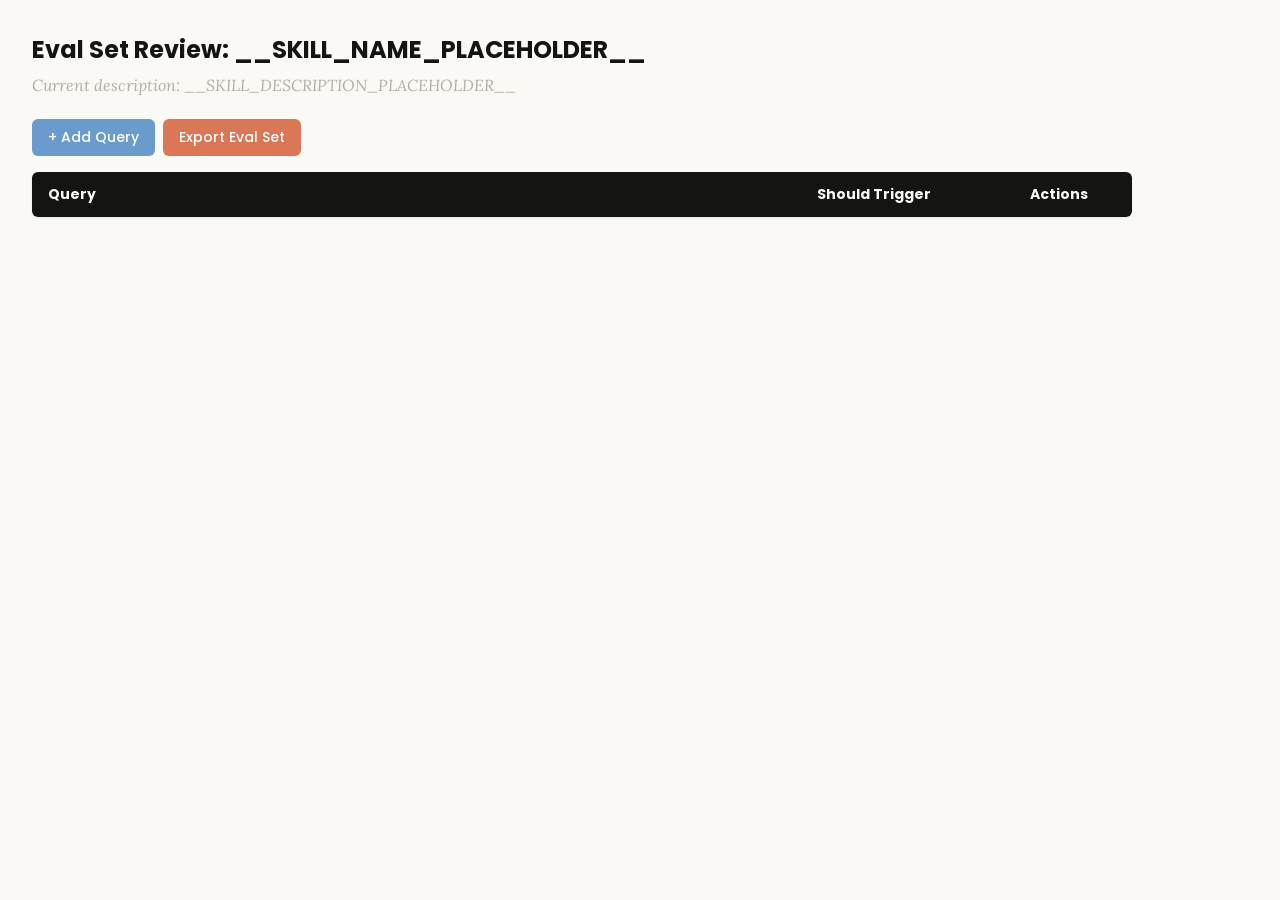
<file: synced/371f8f45-d35b-4bae-9b9c-3d6e1f0fe49e_20e05691-cf0f-4df6-90f1-a64403c40804/skill-creator/assets/eval_review.html>
<!DOCTYPE html>
<html lang="en">
<head>
  <meta charset="UTF-8">
  <meta name="viewport" content="width=device-width, initial-scale=1.0">
  <title>Eval Set Review - __SKILL_NAME_PLACEHOLDER__</title>
  <link rel="preconnect" href="https://fonts.googleapis.com">
  <link rel="preconnect" href="https://fonts.gstatic.com" crossorigin>
  <link href="https://fonts.googleapis.com/css2?family=Poppins:wght@500;600&family=Lora:wght@400;500&display=swap" rel="stylesheet">
  <style>
    * { box-sizing: border-box; margin: 0; padding: 0; }
    body { font-family: 'Lora', Georgia, serif; background: #faf9f5; padding: 2rem; color: #141413; }
    h1 { font-family: 'Poppins', sans-serif; margin-bottom: 0.5rem; font-size: 1.5rem; }
    .description { color: #b0aea5; margin-bottom: 1.5rem; font-style: italic; max-width: 900px; }
    .controls { margin-bottom: 1rem; display: flex; gap: 0.5rem; }
    .btn { font-family: 'Poppins', sans-serif; padding: 0.5rem 1rem; border: none; border-radius: 6px; cursor: pointer; font-size: 0.875rem; font-weight: 500; }
    .btn-add { background: #6a9bcc; color: white; }
    .btn-add:hover { background: #5889b8; }
    .btn-export { background: #d97757; color: white; }
    .btn-export:hover { background: #c4613f; }
    table { width: 100%; max-width: 1100px; border-collapse: collapse; background: white; border-radius: 6px; overflow: hidden; box-shadow: 0 1px 3px rgba(0,0,0,0.08); }
    th { font-family: 'Poppins', sans-serif; background: #141413; color: #faf9f5; padding: 0.75rem 1rem; text-align: left; font-size: 0.875rem; }
    td { padding: 0.75rem 1rem; border-bottom: 1px solid #e8e6dc; vertical-align: top; }
    tr:nth-child(even) td { background: #faf9f5; }
    tr:hover td { background: #f3f1ea; }
    .section-header td { background: #e8e6dc; font-family: 'Poppins', sans-serif; font-weight: 500; font-size: 0.8rem; color: #141413; text-transform: uppercase; letter-spacing: 0.05em; }
    .query-input { width: 100%; padding: 0.4rem; border: 1px solid #e8e6dc; border-radius: 4px; font-size: 0.875rem; font-family: 'Lora', Georgia, serif; resize: vertical; min-height: 60px; }
    .query-input:focus { outline: none; border-color: #d97757; box-shadow: 0 0 0 2px rgba(217,119,87,0.15); }
    .toggle { position: relative; display: inline-block; width: 44px; height: 24px; }
    .toggle input { opacity: 0; width: 0; height: 0; }
    .toggle .slider { position: absolute; inset: 0; background: #b0aea5; border-radius: 24px; cursor: pointer; transition: 0.2s; }
    .toggle .slider::before { content: ""; position: absolute; width: 18px; height: 18px; left: 3px; bottom: 3px; background: white; border-radius: 50%; transition: 0.2s; }
    .toggle input:checked + .slider { background: #d97757; }
    .toggle input:checked + .slider::before { transform: translateX(20px); }
    .btn-delete { background: #c44; color: white; padding: 0.3rem 0.6rem; border: none; border-radius: 4px; cursor: pointer; font-size: 0.75rem; font-family: 'Poppins', sans-serif; }
    .btn-delete:hover { background: #a33; }
    .summary { margin-top: 1rem; color: #b0aea5; font-size: 0.875rem; }
  </style>
</head>
<body>
  <h1>Eval Set Review: <span id="skill-name">__SKILL_NAME_PLACEHOLDER__</span></h1>
  <p class="description">Current description: <span id="skill-desc">__SKILL_DESCRIPTION_PLACEHOLDER__</span></p>

  <div class="controls">
    <button class="btn btn-add" onclick="addRow()">+ Add Query</button>
    <button class="btn btn-export" onclick="exportEvalSet()">Export Eval Set</button>
  </div>

  <table>
    <thead>
      <tr>
        <th style="width:65%">Query</th>
        <th style="width:18%">Should Trigger</th>
        <th style="width:10%">Actions</th>
      </tr>
    </thead>
    <tbody id="eval-body"></tbody>
  </table>

  <p class="summary" id="summary"></p>

  <script>
    const EVAL_DATA = __EVAL_DATA_PLACEHOLDER__;

    let evalItems = [...EVAL_DATA];

    function render() {
      const tbody = document.getElementById('eval-body');
      tbody.innerHTML = '';

      // Sort: should-trigger first, then should-not-trigger
      const sorted = evalItems
        .map((item, origIdx) => ({ ...item, origIdx }))
        .sort((a, b) => (b.should_trigger ? 1 : 0) - (a.should_trigger ? 1 : 0));

      let lastGroup = null;
      sorted.forEach(item => {
        const group = item.should_trigger ? 'trigger' : 'no-trigger';
        if (group !== lastGroup) {
          const headerRow = document.createElement('tr');
          headerRow.className = 'section-header';
          headerRow.innerHTML = `<td colspan="3">${item.should_trigger ? 'Should Trigger' : 'Should NOT Trigger'}</td>`;
          tbody.appendChild(headerRow);
          lastGroup = group;
        }

        const idx = item.origIdx;
        const tr = document.createElement('tr');
        tr.innerHTML = `
          <td><textarea class="query-input" onchange="updateQuery(${idx}, this.value)">${escapeHtml(item.query)}</textarea></td>
          <td>
            <label class="toggle">
              <input type="checkbox" ${item.should_trigger ? 'checked' : ''} onchange="updateTrigger(${idx}, this.checked)">
              <span class="slider"></span>
            </label>
            <span style="margin-left:8px;font-size:0.8rem;color:#b0aea5">${item.should_trigger ? 'Yes' : 'No'}</span>
          </td>
          <td><button class="btn-delete" onclick="deleteRow(${idx})">Delete</button></td>
        `;
        tbody.appendChild(tr);
      });
      updateSummary();
    }

    function escapeHtml(text) {
      const div = document.createElement('div');
      div.textContent = text;
      return div.innerHTML;
    }

    function updateQuery(idx, value) { evalItems[idx].query = value; updateSummary(); }
    function updateTrigger(idx, value) { evalItems[idx].should_trigger = value; render(); }
    function deleteRow(idx) { evalItems.splice(idx, 1); render(); }

    function addRow() {
      evalItems.push({ query: '', should_trigger: true });
      render();
      const inputs = document.querySelectorAll('.query-input');
      inputs[inputs.length - 1].focus();
    }

    function updateSummary() {
      const trigger = evalItems.filter(i => i.should_trigger).length;
      const noTrigger = evalItems.filter(i => !i.should_trigger).length;
      document.getElementById('summary').textContent =
        `${evalItems.length} queries total: ${trigger} should trigger, ${noTrigger} should not trigger`;
    }

    function exportEvalSet() {
      const valid = evalItems.filter(i => i.query.trim() !== '');
      const data = valid.map(i => ({ query: i.query.trim(), should_trigger: i.should_trigger }));
      const blob = new Blob([JSON.stringify(data, null, 2)], { type: 'application/json' });
      const url = URL.createObjectURL(blob);
      const a = document.createElement('a');
      a.href = url;
      a.download = 'eval_set.json';
      document.body.appendChild(a);
      a.click();
      document.body.removeChild(a);
      URL.revokeObjectURL(url);
    }

    render();
  </script>
</body>
</html>
</file>
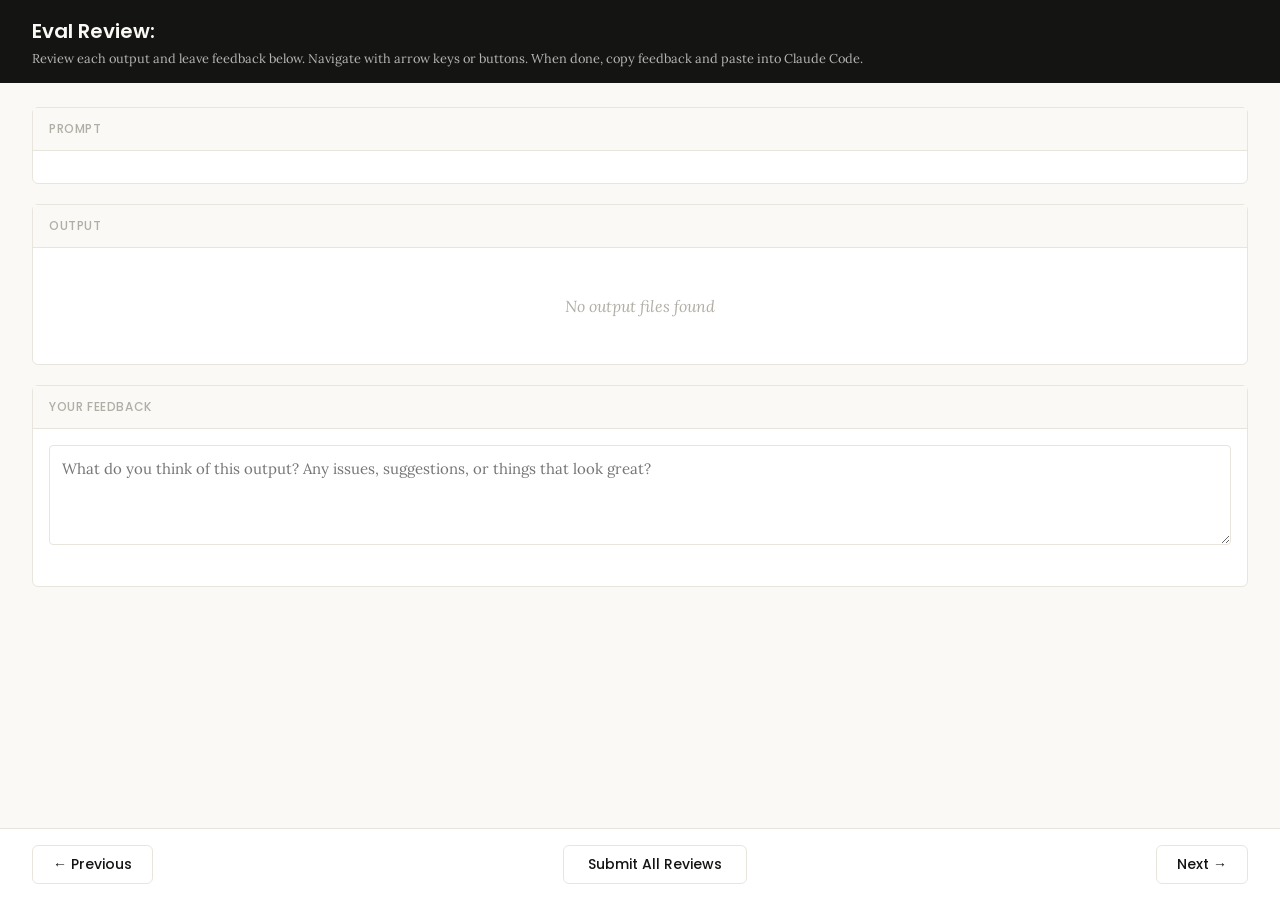
<file: synced/371f8f45-d35b-4bae-9b9c-3d6e1f0fe49e_20e05691-cf0f-4df6-90f1-a64403c40804/skill-creator/eval-viewer/viewer.html>
<!DOCTYPE html>
<html lang="en">
<head>
  <meta charset="UTF-8">
  <meta name="viewport" content="width=device-width, initial-scale=1.0">
  <title>Eval Review</title>
  <link rel="preconnect" href="https://fonts.googleapis.com">
  <link rel="preconnect" href="https://fonts.gstatic.com" crossorigin>
  <link href="https://fonts.googleapis.com/css2?family=Poppins:wght@500;600&family=Lora:wght@400;500&display=swap" rel="stylesheet">
  <script src="https://cdn.sheetjs.com/xlsx-0.20.3/package/dist/xlsx.full.min.js" integrity="sha384-EnyY0/GSHQGSxSgMwaIPzSESbqoOLSexfnSMN2AP+39Ckmn92stwABZynq1JyzdT" crossorigin="anonymous"></script>
  <style>
    :root {
      --bg: #faf9f5;
      --surface: #ffffff;
      --border: #e8e6dc;
      --text: #141413;
      --text-muted: #b0aea5;
      --accent: #d97757;
      --accent-hover: #c4613f;
      --green: #788c5d;
      --green-bg: #eef2e8;
      --red: #c44;
      --red-bg: #fceaea;
      --header-bg: #141413;
      --header-text: #faf9f5;
      --radius: 6px;
    }

    * { box-sizing: border-box; margin: 0; padding: 0; }

    body {
      font-family: 'Lora', Georgia, serif;
      background: var(--bg);
      color: var(--text);
      height: 100vh;
      display: flex;
      flex-direction: column;
    }

    /* ---- Header ---- */
    .header {
      background: var(--header-bg);
      color: var(--header-text);
      padding: 1rem 2rem;
      display: flex;
      justify-content: space-between;
      align-items: center;
      flex-shrink: 0;
    }
    .header h1 {
      font-family: 'Poppins', sans-serif;
      font-size: 1.25rem;
      font-weight: 600;
    }
    .header .instructions {
      font-size: 0.8rem;
      opacity: 0.7;
      margin-top: 0.25rem;
    }
    .header .progress {
      font-size: 0.875rem;
      opacity: 0.8;
      text-align: right;
    }

    /* ---- Main content ---- */
    .main {
      flex: 1;
      overflow-y: auto;
      padding: 1.5rem 2rem;
      display: flex;
      flex-direction: column;
      gap: 1.25rem;
    }

    /* ---- Sections ---- */
    .section {
      background: var(--surface);
      border: 1px solid var(--border);
      border-radius: var(--radius);
      flex-shrink: 0;
    }
    .section-header {
      font-family: 'Poppins', sans-serif;
      padding: 0.75rem 1rem;
      font-size: 0.75rem;
      font-weight: 500;
      text-transform: uppercase;
      letter-spacing: 0.05em;
      color: var(--text-muted);
      border-bottom: 1px solid var(--border);
      background: var(--bg);
    }
    .section-body {
      padding: 1rem;
    }

    /* ---- Config badge ---- */
    .config-badge {
      display: inline-block;
      padding: 0.2rem 0.625rem;
      border-radius: 9999px;
      font-family: 'Poppins', sans-serif;
      font-size: 0.6875rem;
      font-weight: 600;
      text-transform: uppercase;
      letter-spacing: 0.03em;
      margin-left: 0.75rem;
      vertical-align: middle;
    }
    .config-badge.config-primary {
      background: rgba(33, 150, 243, 0.12);
      color: #1976d2;
    }
    .config-badge.config-baseline {
      background: rgba(255, 193, 7, 0.15);
      color: #f57f17;
    }

    /* ---- Prompt ---- */
    .prompt-text {
      white-space: pre-wrap;
      font-size: 0.9375rem;
      line-height: 1.6;
    }

    /* ---- Outputs ---- */
    .output-file {
      border: 1px solid var(--border);
      border-radius: var(--radius);
      overflow: hidden;
    }
    .output-file + .output-file {
      margin-top: 1rem;
    }
    .output-file-header {
      padding: 0.5rem 0.75rem;
      font-size: 0.8rem;
      font-weight: 600;
      color: var(--text-muted);
      background: var(--bg);
      border-bottom: 1px solid var(--border);
      font-family: 'SF Mono', SFMono-Regular, Consolas, 'Liberation Mono', Menlo, monospace;
      display: flex;
      justify-content: space-between;
      align-items: center;
    }
    .output-file-header .dl-btn {
      font-size: 0.7rem;
      color: var(--accent);
      text-decoration: none;
      cursor: pointer;
      font-family: -apple-system, BlinkMacSystemFont, 'Segoe UI', sans-serif;
      font-weight: 500;
      opacity: 0.8;
    }
    .output-file-header .dl-btn:hover {
      opacity: 1;
      text-decoration: underline;
    }
    .output-file-content {
      padding: 0.75rem;
      overflow-x: auto;
    }
    .output-file-content pre {
      font-size: 0.8125rem;
      line-height: 1.5;
      white-space: pre-wrap;
      word-break: break-word;
      font-family: 'SF Mono', SFMono-Regular, Consolas, 'Liberation Mono', Menlo, monospace;
    }
    .output-file-content img {
      max-width: 100%;
      height: auto;
      border-radius: 4px;
    }
    .output-file-content iframe {
      width: 100%;
      height: 600px;
      border: none;
    }
    .output-file-content table {
      border-collapse: collapse;
      font-size: 0.8125rem;
      width: 100%;
    }
    .output-file-content table td,
    .output-file-content table th {
      border: 1px solid var(--border);
      padding: 0.375rem 0.5rem;
      text-align: left;
    }
    .output-file-content table th {
      background: var(--bg);
      font-weight: 600;
    }
    .output-file-content .download-link {
      display: inline-flex;
      align-items: center;
      gap: 0.5rem;
      padding: 0.5rem 1rem;
      background: var(--bg);
      border: 1px solid var(--border);
      border-radius: 4px;
      color: var(--accent);
      text-decoration: none;
      font-size: 0.875rem;
      cursor: pointer;
    }
    .output-file-content .download-link:hover {
      background: var(--border);
    }
    .empty-state {
      color: var(--text-muted);
      font-style: italic;
      padding: 2rem;
      text-align: center;
    }

    /* ---- Feedback ---- */
    .prev-feedback {
      background: var(--bg);
      border: 1px solid var(--border);
      border-radius: 4px;
      padding: 0.625rem 0.75rem;
      margin-top: 0.75rem;
      font-size: 0.8125rem;
      color: var(--text-muted);
      line-height: 1.5;
    }
    .prev-feedback-label {
      font-size: 0.7rem;
      font-weight: 600;
      text-transform: uppercase;
      letter-spacing: 0.04em;
      margin-bottom: 0.25rem;
      color: var(--text-muted);
    }
    .feedback-textarea {
      width: 100%;
      min-height: 100px;
      padding: 0.75rem;
      border: 1px solid var(--border);
      border-radius: 4px;
      font-family: inherit;
      font-size: 0.9375rem;
      line-height: 1.5;
      resize: vertical;
      color: var(--text);
    }
    .feedback-textarea:focus {
      outline: none;
      border-color: var(--accent);
      box-shadow: 0 0 0 3px rgba(37, 99, 235, 0.1);
    }
    .feedback-status {
      font-size: 0.75rem;
      color: var(--text-muted);
      margin-top: 0.5rem;
      min-height: 1.1em;
    }

    /* ---- Grades (collapsible) ---- */
    .grades-toggle {
      display: flex;
      align-items: center;
      cursor: pointer;
      user-select: none;
    }
    .grades-toggle:hover {
      color: var(--accent);
    }
    .grades-toggle .arrow {
      margin-right: 0.5rem;
      transition: transform 0.15s;
      font-size: 0.75rem;
    }
    .grades-toggle .arrow.open {
      transform: rotate(90deg);
    }
    .grades-content {
      display: none;
      margin-top: 0.75rem;
    }
    .grades-content.open {
      display: block;
    }
    .grades-summary {
      font-size: 0.875rem;
      margin-bottom: 0.75rem;
      display: flex;
      align-items: center;
      gap: 0.5rem;
    }
    .grade-badge {
      display: inline-block;
      padding: 0.125rem 0.5rem;
      border-radius: 9999px;
      font-size: 0.75rem;
      font-weight: 600;
    }
    .grade-pass { background: var(--green-bg); color: var(--green); }
    .grade-fail { background: var(--red-bg); color: var(--red); }
    .assertion-list {
      list-style: none;
    }
    .assertion-item {
      padding: 0.625rem 0;
      border-bottom: 1px solid var(--border);
      font-size: 0.8125rem;
    }
    .assertion-item:last-child { border-bottom: none; }
    .assertion-status {
      font-weight: 600;
      margin-right: 0.5rem;
    }
    .assertion-status.pass { color: var(--green); }
    .assertion-status.fail { color: var(--red); }
    .assertion-evidence {
      color: var(--text-muted);
      font-size: 0.75rem;
      margin-top: 0.25rem;
      padding-left: 1.5rem;
    }

    /* ---- View tabs ---- */
    .view-tabs {
      display: flex;
      gap: 0;
      padding: 0 2rem;
      background: var(--bg);
      border-bottom: 1px solid var(--border);
      flex-shrink: 0;
    }
    .view-tab {
      font-family: 'Poppins', sans-serif;
      padding: 0.625rem 1.25rem;
      font-size: 0.8125rem;
      font-weight: 500;
      cursor: pointer;
      border: none;
      background: none;
      color: var(--text-muted);
      border-bottom: 2px solid transparent;
      transition: all 0.15s;
    }
    .view-tab:hover { color: var(--text); }
    .view-tab.active {
      color: var(--accent);
      border-bottom-color: var(--accent);
    }
    .view-panel { display: none; }
    .view-panel.active { display: flex; flex-direction: column; flex: 1; overflow: hidden; }

    /* ---- Benchmark view ---- */
    .benchmark-view {
      padding: 1.5rem 2rem;
      overflow-y: auto;
      flex: 1;
    }
    .benchmark-table {
      border-collapse: collapse;
      background: var(--surface);
      border: 1px solid var(--border);
      border-radius: var(--radius);
      font-size: 0.8125rem;
      width: 100%;
      margin-bottom: 1.5rem;
    }
    .benchmark-table th, .benchmark-table td {
      padding: 0.625rem 0.75rem;
      text-align: left;
      border: 1px solid var(--border);
    }
    .benchmark-table th {
      font-family: 'Poppins', sans-serif;
      background: var(--header-bg);
      color: var(--header-text);
      font-weight: 500;
      font-size: 0.75rem;
      text-transform: uppercase;
      letter-spacing: 0.04em;
    }
    .benchmark-table tr:hover { background: var(--bg); }
    .benchmark-table tr.benchmark-row-with { background: rgba(33, 150, 243, 0.06); }
    .benchmark-table tr.benchmark-row-without { background: rgba(255, 193, 7, 0.06); }
    .benchmark-table tr.benchmark-row-with:hover { background: rgba(33, 150, 243, 0.12); }
    .benchmark-table tr.benchmark-row-without:hover { background: rgba(255, 193, 7, 0.12); }
    .benchmark-table tr.benchmark-row-avg { font-weight: 600; border-top: 2px solid var(--border); }
    .benchmark-table tr.benchmark-row-avg.benchmark-row-with { background: rgba(33, 150, 243, 0.12); }
    .benchmark-table tr.benchmark-row-avg.benchmark-row-without { background: rgba(255, 193, 7, 0.12); }
    .benchmark-delta-positive { color: var(--green); font-weight: 600; }
    .benchmark-delta-negative { color: var(--red); font-weight: 600; }
    .benchmark-notes {
      background: var(--surface);
      border: 1px solid var(--border);
      border-radius: var(--radius);
      padding: 1rem;
    }
    .benchmark-notes h3 {
      font-family: 'Poppins', sans-serif;
      font-size: 0.875rem;
      margin-bottom: 0.75rem;
    }
    .benchmark-notes ul {
      list-style: disc;
      padding-left: 1.25rem;
    }
    .benchmark-notes li {
      font-size: 0.8125rem;
      line-height: 1.6;
      margin-bottom: 0.375rem;
    }
    .benchmark-empty {
      color: var(--text-muted);
      font-style: italic;
      text-align: center;
      padding: 3rem;
    }

    /* ---- Navigation ---- */
    .nav {
      display: flex;
      justify-content: space-between;
      align-items: center;
      padding: 1rem 2rem;
      border-top: 1px solid var(--border);
      background: var(--surface);
      flex-shrink: 0;
    }
    .nav-btn {
      font-family: 'Poppins', sans-serif;
      padding: 0.5rem 1.25rem;
      border: 1px solid var(--border);
      border-radius: var(--radius);
      background: var(--surface);
      cursor: pointer;
      font-size: 0.875rem;
      font-weight: 500;
      color: var(--text);
      transition: all 0.15s;
    }
    .nav-btn:hover:not(:disabled) {
      background: var(--bg);
      border-color: var(--text-muted);
    }
    .nav-btn:disabled {
      opacity: 0.4;
      cursor: not-allowed;
    }
    .done-btn {
      font-family: 'Poppins', sans-serif;
      padding: 0.5rem 1.5rem;
      border: 1px solid var(--border);
      border-radius: var(--radius);
      background: var(--surface);
      color: var(--text);
      cursor: pointer;
      font-size: 0.875rem;
      font-weight: 500;
      transition: all 0.15s;
    }
    .done-btn:hover {
      background: var(--bg);
      border-color: var(--text-muted);
    }
    .done-btn.ready {
      border: none;
      background: var(--accent);
      color: white;
      font-weight: 600;
    }
    .done-btn.ready:hover {
      background: var(--accent-hover);
    }
    /* ---- Done overlay ---- */
    .done-overlay {
      display: none;
      position: fixed;
      inset: 0;
      background: rgba(0, 0, 0, 0.5);
      z-index: 100;
      justify-content: center;
      align-items: center;
    }
    .done-overlay.visible {
      display: flex;
    }
    .done-card {
      background: var(--surface);
      border-radius: 12px;
      padding: 2rem 3rem;
      text-align: center;
      box-shadow: 0 20px 60px rgba(0, 0, 0, 0.3);
      max-width: 500px;
    }
    .done-card h2 {
      font-size: 1.5rem;
      margin-bottom: 0.5rem;
    }
    .done-card p {
      color: var(--text-muted);
      margin-bottom: 1.5rem;
      line-height: 1.5;
    }
    .done-card .btn-row {
      display: flex;
      gap: 0.5rem;
      justify-content: center;
    }
    .done-card button {
      padding: 0.5rem 1.25rem;
      border: 1px solid var(--border);
      border-radius: var(--radius);
      background: var(--surface);
      cursor: pointer;
      font-size: 0.875rem;
    }
    .done-card button:hover {
      background: var(--bg);
    }
    /* ---- Toast ---- */
    .toast {
      position: fixed;
      bottom: 5rem;
      left: 50%;
      transform: translateX(-50%);
      background: var(--header-bg);
      color: var(--header-text);
      padding: 0.625rem 1.25rem;
      border-radius: var(--radius);
      font-size: 0.875rem;
      opacity: 0;
      transition: opacity 0.3s;
      pointer-events: none;
      z-index: 200;
    }
    .toast.visible {
      opacity: 1;
    }
  </style>
</head>
<body>
  <div id="app" style="height:100vh; display:flex; flex-direction:column;">
    <div class="header">
      <div>
        <h1>Eval Review: <span id="skill-name"></span></h1>
        <div class="instructions">Review each output and leave feedback below. Navigate with arrow keys or buttons. When done, copy feedback and paste into Claude Code.</div>
      </div>
      <div class="progress" id="progress"></div>
    </div>

    <!-- View tabs (only shown when benchmark data exists) -->
    <div class="view-tabs" id="view-tabs" style="display:none;">
      <button class="view-tab active" onclick="switchView('outputs')">Outputs</button>
      <button class="view-tab" onclick="switchView('benchmark')">Benchmark</button>
    </div>

    <!-- Outputs panel (qualitative review) -->
    <div class="view-panel active" id="panel-outputs">
    <div class="main">
      <!-- Prompt -->
      <div class="section">
        <div class="section-header">Prompt <span class="config-badge" id="config-badge" style="display:none;"></span></div>
        <div class="section-body">
          <div class="prompt-text" id="prompt-text"></div>
        </div>
      </div>

      <!-- Outputs -->
      <div class="section">
        <div class="section-header">Output</div>
        <div class="section-body" id="outputs-body">
          <div class="empty-state">No output files found</div>
        </div>
      </div>

      <!-- Previous Output (collapsible) -->
      <div class="section" id="prev-outputs-section" style="display:none;">
        <div class="section-header">
          <div class="grades-toggle" onclick="togglePrevOutputs()">
            <span class="arrow" id="prev-outputs-arrow">&#9654;</span>
            Previous Output
          </div>
        </div>
        <div class="grades-content" id="prev-outputs-content"></div>
      </div>

      <!-- Grades (collapsible) -->
      <div class="section" id="grades-section" style="display:none;">
        <div class="section-header">
          <div class="grades-toggle" onclick="toggleGrades()">
            <span class="arrow" id="grades-arrow">&#9654;</span>
            Formal Grades
          </div>
        </div>
        <div class="grades-content" id="grades-content"></div>
      </div>

      <!-- Feedback -->
      <div class="section">
        <div class="section-header">Your Feedback</div>
        <div class="section-body">
          <textarea
            class="feedback-textarea"
            id="feedback"
            placeholder="What do you think of this output? Any issues, suggestions, or things that look great?"
          ></textarea>
          <div class="feedback-status" id="feedback-status"></div>
          <div class="prev-feedback" id="prev-feedback" style="display:none;">
            <div class="prev-feedback-label">Previous feedback</div>
            <div id="prev-feedback-text"></div>
          </div>
        </div>
      </div>
    </div>

    <div class="nav" id="outputs-nav">
      <button class="nav-btn" id="prev-btn" onclick="navigate(-1)">&#8592; Previous</button>
      <button class="done-btn" id="done-btn" onclick="showDoneDialog()">Submit All Reviews</button>
      <button class="nav-btn" id="next-btn" onclick="navigate(1)">Next &#8594;</button>
    </div>
    </div><!-- end panel-outputs -->

    <!-- Benchmark panel (quantitative stats) -->
    <div class="view-panel" id="panel-benchmark">
      <div class="benchmark-view" id="benchmark-content">
        <div class="benchmark-empty">No benchmark data available. Run a benchmark to see quantitative results here.</div>
      </div>
    </div>
  </div>

  <!-- Done overlay -->
  <div class="done-overlay" id="done-overlay">
    <div class="done-card">
      <h2>Review Complete</h2>
      <p>Your feedback has been saved. Go back to your Claude Code session and tell Claude you're done reviewing.</p>
      <div class="btn-row">
        <button onclick="closeDoneDialog()">OK</button>
      </div>
    </div>
  </div>

  <!-- Toast -->
  <div class="toast" id="toast"></div>

  <script>
    // ---- Embedded data (injected by generate_review.py) ----
    /*__EMBEDDED_DATA__*/

    // ---- State ----
    let feedbackMap = {};  // run_id -> feedback text
    let currentIndex = 0;
    let visitedRuns = new Set();

    // ---- Init ----
    async function init() {
      // Load saved feedback from server — but only if this isn't a fresh
      // iteration (indicated by previous_feedback being present). When
      // previous feedback exists, the feedback.json on disk is stale from
      // the prior iteration and should not pre-fill the textareas.
      const hasPrevious = Object.keys(EMBEDDED_DATA.previous_feedback || {}).length > 0
        || Object.keys(EMBEDDED_DATA.previous_outputs || {}).length > 0;
      if (!hasPrevious) {
        try {
          const resp = await fetch("/api/feedback");
          const data = await resp.json();
          if (data.reviews) {
            for (const r of data.reviews) feedbackMap[r.run_id] = r.feedback;
          }
        } catch { /* first run, no feedback yet */ }
      }

      document.getElementById("skill-name").textContent = EMBEDDED_DATA.skill_name;
      showRun(0);

      // Wire up feedback auto-save
      const textarea = document.getElementById("feedback");
      let saveTimeout = null;
      textarea.addEventListener("input", () => {
        clearTimeout(saveTimeout);
        document.getElementById("feedback-status").textContent = "";
        saveTimeout = setTimeout(() => saveCurrentFeedback(), 800);
      });
    }

    // ---- Navigation ----
    function navigate(delta) {
      const newIndex = currentIndex + delta;
      if (newIndex >= 0 && newIndex < EMBEDDED_DATA.runs.length) {
        saveCurrentFeedback();
        showRun(newIndex);
      }
    }

    function updateNavButtons() {
      document.getElementById("prev-btn").disabled = currentIndex === 0;
      document.getElementById("next-btn").disabled =
        currentIndex === EMBEDDED_DATA.runs.length - 1;
    }

    // ---- Show a run ----
    function showRun(index) {
      currentIndex = index;
      const run = EMBEDDED_DATA.runs[index];

      // Progress
      document.getElementById("progress").textContent =
        `${index + 1} of ${EMBEDDED_DATA.runs.length}`;

      // Prompt
      document.getElementById("prompt-text").textContent = run.prompt;

      // Config badge
      const badge = document.getElementById("config-badge");
      const configMatch = run.id.match(/(with_skill|without_skill|new_skill|old_skill)/);
      if (configMatch) {
        const config = configMatch[1];
        const isBaseline = config === "without_skill" || config === "old_skill";
        badge.textContent = config.replace(/_/g, " ");
        badge.className = "config-badge " + (isBaseline ? "config-baseline" : "config-primary");
        badge.style.display = "inline-block";
      } else {
        badge.style.display = "none";
      }

      // Outputs
      renderOutputs(run);

      // Previous outputs
      renderPrevOutputs(run);

      // Grades
      renderGrades(run);

      // Previous feedback
      const prevFb = (EMBEDDED_DATA.previous_feedback || {})[run.id];
      const prevEl = document.getElementById("prev-feedback");
      if (prevFb) {
        document.getElementById("prev-feedback-text").textContent = prevFb;
        prevEl.style.display = "block";
      } else {
        prevEl.style.display = "none";
      }

      // Feedback
      document.getElementById("feedback").value = feedbackMap[run.id] || "";
      document.getElementById("feedback-status").textContent = "";

      updateNavButtons();

      // Track visited runs and promote done button when all visited
      visitedRuns.add(index);
      const doneBtn = document.getElementById("done-btn");
      if (visitedRuns.size >= EMBEDDED_DATA.runs.length) {
        doneBtn.classList.add("ready");
      }

      // Scroll main content to top
      document.querySelector(".main").scrollTop = 0;
    }

    // ---- Render outputs ----
    function renderOutputs(run) {
      const container = document.getElementById("outputs-body");
      container.innerHTML = "";

      const outputs = run.outputs || [];
      if (outputs.length === 0) {
        container.innerHTML = '<div class="empty-state">No output files</div>';
        return;
      }

      for (const file of outputs) {
        const fileDiv = document.createElement("div");
        fileDiv.className = "output-file";

        // Always show file header with download link
        const header = document.createElement("div");
        header.className = "output-file-header";
        const nameSpan = document.createElement("span");
        nameSpan.textContent = file.name;
        header.appendChild(nameSpan);
        const dlBtn = document.createElement("a");
        dlBtn.className = "dl-btn";
        dlBtn.textContent = "Download";
        dlBtn.download = file.name;
        dlBtn.href = getDownloadUri(file);
        header.appendChild(dlBtn);
        fileDiv.appendChild(header);

        const content = document.createElement("div");
        content.className = "output-file-content";

        if (file.type === "text") {
          const pre = document.createElement("pre");
          pre.textContent = file.content;
          content.appendChild(pre);
        } else if (file.type === "image") {
          const img = document.createElement("img");
          img.src = file.data_uri;
          img.alt = file.name;
          content.appendChild(img);
        } else if (file.type === "pdf") {
          const iframe = document.createElement("iframe");
          iframe.src = file.data_uri;
          content.appendChild(iframe);
        } else if (file.type === "xlsx") {
          renderXlsx(content, file.data_b64);
        } else if (file.type === "binary") {
          const a = document.createElement("a");
          a.className = "download-link";
          a.href = file.data_uri;
          a.download = file.name;
          a.textContent = "Download " + file.name;
          content.appendChild(a);
        } else if (file.type === "error") {
          const pre = document.createElement("pre");
          pre.textContent = file.content;
          pre.style.color = "var(--red)";
          content.appendChild(pre);
        }

        fileDiv.appendChild(content);
        container.appendChild(fileDiv);
      }
    }

    // ---- XLSX rendering via SheetJS ----
    function renderXlsx(container, b64Data) {
      try {
        const raw = Uint8Array.from(atob(b64Data), c => c.charCodeAt(0));
        const wb = XLSX.read(raw, { type: "array" });

        for (let i = 0; i < wb.SheetNames.length; i++) {
          const sheetName = wb.SheetNames[i];
          const ws = wb.Sheets[sheetName];

          if (wb.SheetNames.length > 1) {
            const sheetLabel = document.createElement("div");
            sheetLabel.style.cssText =
              "font-weight:600; font-size:0.8rem; color:#b0aea5; margin-top:0.5rem; margin-bottom:0.25rem;";
            sheetLabel.textContent = "Sheet: " + sheetName;
            container.appendChild(sheetLabel);
          }

          const htmlStr = XLSX.utils.sheet_to_html(ws, { editable: false });
          const wrapper = document.createElement("div");
          wrapper.innerHTML = htmlStr;
          container.appendChild(wrapper);
        }
      } catch (err) {
        container.textContent = "Error rendering spreadsheet: " + err.message;
      }
    }

    // ---- Grades ----
    function renderGrades(run) {
      const section = document.getElementById("grades-section");
      const content = document.getElementById("grades-content");

      if (!run.grading) {
        section.style.display = "none";
        return;
      }

      const grading = run.grading;
      section.style.display = "block";
      // Reset to collapsed
      content.classList.remove("open");
      document.getElementById("grades-arrow").classList.remove("open");

      const summary = grading.summary || {};
      const expectations = grading.expectations || [];

      let html = '<div style="padding: 1rem;">';

      // Summary line
      const passRate = summary.pass_rate != null
        ? Math.round(summary.pass_rate * 100) + "%"
        : "?";
      const badgeClass = summary.pass_rate >= 0.8 ? "grade-pass" : summary.pass_rate >= 0.5 ? "" : "grade-fail";
      html += '<div class="grades-summary">';
      html += '<span class="grade-badge ' + badgeClass + '">' + passRate + '</span>';
      html += '<span>' + (summary.passed || 0) + ' passed, ' + (summary.failed || 0) + ' failed of ' + (summary.total || 0) + '</span>';
      html += '</div>';

      // Assertions list
      html += '<ul class="assertion-list">';
      for (const exp of expectations) {
        const statusClass = exp.passed ? "pass" : "fail";
        const statusIcon = exp.passed ? "\u2713" : "\u2717";
        html += '<li class="assertion-item">';
        html += '<span class="assertion-status ' + statusClass + '">' + statusIcon + '</span>';
        html += '<span>' + escapeHtml(exp.text) + '</span>';
        if (exp.evidence) {
          html += '<div class="assertion-evidence">' + escapeHtml(exp.evidence) + '</div>';
        }
        html += '</li>';
      }
      html += '</ul>';

      html += '</div>';
      content.innerHTML = html;
    }

    function toggleGrades() {
      const content = document.getElementById("grades-content");
      const arrow = document.getElementById("grades-arrow");
      content.classList.toggle("open");
      arrow.classList.toggle("open");
    }

    // ---- Previous outputs (collapsible) ----
    function renderPrevOutputs(run) {
      const section = document.getElementById("prev-outputs-section");
      const content = document.getElementById("prev-outputs-content");
      const prevOutputs = (EMBEDDED_DATA.previous_outputs || {})[run.id];

      if (!prevOutputs || prevOutputs.length === 0) {
        section.style.display = "none";
        return;
      }

      section.style.display = "block";
      // Reset to collapsed
      content.classList.remove("open");
      document.getElementById("prev-outputs-arrow").classList.remove("open");

      // Render the files into the content area
      content.innerHTML = "";
      const wrapper = document.createElement("div");
      wrapper.style.padding = "1rem";

      for (const file of prevOutputs) {
        const fileDiv = document.createElement("div");
        fileDiv.className = "output-file";

        const header = document.createElement("div");
        header.className = "output-file-header";
        const nameSpan = document.createElement("span");
        nameSpan.textContent = file.name;
        header.appendChild(nameSpan);
        const dlBtn = document.createElement("a");
        dlBtn.className = "dl-btn";
        dlBtn.textContent = "Download";
        dlBtn.download = file.name;
        dlBtn.href = getDownloadUri(file);
        header.appendChild(dlBtn);
        fileDiv.appendChild(header);

        const fc = document.createElement("div");
        fc.className = "output-file-content";

        if (file.type === "text") {
          const pre = document.createElement("pre");
          pre.textContent = file.content;
          fc.appendChild(pre);
        } else if (file.type === "image") {
          const img = document.createElement("img");
          img.src = file.data_uri;
          img.alt = file.name;
          fc.appendChild(img);
        } else if (file.type === "pdf") {
          const iframe = document.createElement("iframe");
          iframe.src = file.data_uri;
          fc.appendChild(iframe);
        } else if (file.type === "xlsx") {
          renderXlsx(fc, file.data_b64);
        } else if (file.type === "binary") {
          const a = document.createElement("a");
          a.className = "download-link";
          a.href = file.data_uri;
          a.download = file.name;
          a.textContent = "Download " + file.name;
          fc.appendChild(a);
        }

        fileDiv.appendChild(fc);
        wrapper.appendChild(fileDiv);
      }

      content.appendChild(wrapper);
    }

    function togglePrevOutputs() {
      const content = document.getElementById("prev-outputs-content");
      const arrow = document.getElementById("prev-outputs-arrow");
      content.classList.toggle("open");
      arrow.classList.toggle("open");
    }

    // ---- Feedback (saved to server -> feedback.json) ----
    function saveCurrentFeedback() {
      const run = EMBEDDED_DATA.runs[currentIndex];
      const text = document.getElementById("feedback").value;

      if (text.trim() === "") {
        delete feedbackMap[run.id];
      } else {
        feedbackMap[run.id] = text;
      }

      // Build reviews array from map
      const reviews = [];
      for (const [run_id, feedback] of Object.entries(feedbackMap)) {
        if (feedback.trim()) {
          reviews.push({ run_id, feedback, timestamp: new Date().toISOString() });
        }
      }

      fetch("/api/feedback", {
        method: "POST",
        headers: { "Content-Type": "application/json" },
        body: JSON.stringify({ reviews, status: "in_progress" }),
      }).then(() => {
        document.getElementById("feedback-status").textContent = "Saved";
      }).catch(() => {
        // Static mode or server unavailable — no-op on auto-save,
        // feedback will be downloaded on final submit
        document.getElementById("feedback-status").textContent = "Will download on submit";
      });
    }

    // ---- Done ----
    function showDoneDialog() {
      // Save current textarea to feedbackMap (but don't POST yet)
      const run = EMBEDDED_DATA.runs[currentIndex];
      const text = document.getElementById("feedback").value;
      if (text.trim() === "") {
        delete feedbackMap[run.id];
      } else {
        feedbackMap[run.id] = text;
      }

      // POST once with status: complete — include ALL runs so the model
      // can distinguish "no feedback" (looks good) from "not reviewed"
      const reviews = [];
      const ts = new Date().toISOString();
      for (const r of EMBEDDED_DATA.runs) {
        reviews.push({ run_id: r.id, feedback: feedbackMap[r.id] || "", timestamp: ts });
      }
      const payload = JSON.stringify({ reviews, status: "complete" }, null, 2);
      fetch("/api/feedback", {
        method: "POST",
        headers: { "Content-Type": "application/json" },
        body: payload,
      }).then(() => {
        document.getElementById("done-overlay").classList.add("visible");
      }).catch(() => {
        // Server not available (static mode) — download as file
        const blob = new Blob([payload], { type: "application/json" });
        const url = URL.createObjectURL(blob);
        const a = document.createElement("a");
        a.href = url;
        a.download = "feedback.json";
        a.click();
        URL.revokeObjectURL(url);
        document.getElementById("done-overlay").classList.add("visible");
      });
    }

    function closeDoneDialog() {
      // Reset status back to in_progress
      saveCurrentFeedback();
      document.getElementById("done-overlay").classList.remove("visible");
    }

    // ---- Toast ----
    function showToast(message) {
      const toast = document.getElementById("toast");
      toast.textContent = message;
      toast.classList.add("visible");
      setTimeout(() => toast.classList.remove("visible"), 2000);
    }

    // ---- Keyboard nav ----
    document.addEventListener("keydown", (e) => {
      // Don't capture when typing in textarea
      if (e.target.tagName === "TEXTAREA") return;

      if (e.key === "ArrowLeft" || e.key === "ArrowUp") {
        e.preventDefault();
        navigate(-1);
      } else if (e.key === "ArrowRight" || e.key === "ArrowDown") {
        e.preventDefault();
        navigate(1);
      }
    });

    // ---- Util ----
    function getDownloadUri(file) {
      if (file.data_uri) return file.data_uri;
      if (file.data_b64) return "data:application/octet-stream;base64," + file.data_b64;
      if (file.type === "text") return "data:text/plain;charset=utf-8," + encodeURIComponent(file.content);
      return "#";
    }

    function escapeHtml(text) {
      const div = document.createElement("div");
      div.textContent = text;
      return div.innerHTML;
    }

    // ---- View switching ----
    function switchView(view) {
      document.querySelectorAll(".view-tab").forEach(t => t.classList.remove("active"));
      document.querySelectorAll(".view-panel").forEach(p => p.classList.remove("active"));
      document.querySelector(`[onclick="switchView('${view}')"]`).classList.add("active");
      document.getElementById("panel-" + view).classList.add("active");
    }

    // ---- Benchmark rendering ----
    function renderBenchmark() {
      const data = EMBEDDED_DATA.benchmark;
      if (!data) return;

      // Show the tabs
      document.getElementById("view-tabs").style.display = "flex";

      const container = document.getElementById("benchmark-content");
      const summary = data.run_summary || {};
      const metadata = data.metadata || {};
      const notes = data.notes || [];

      let html = "";

      // Header
      html += "<h2 style='font-family: Poppins, sans-serif; margin-bottom: 0.5rem;'>Benchmark Results</h2>";
      html += "<p style='color: var(--text-muted); font-size: 0.875rem; margin-bottom: 1.25rem;'>";
      if (metadata.skill_name) html += "<strong>" + escapeHtml(metadata.skill_name) + "</strong> &mdash; ";
      if (metadata.timestamp) html += metadata.timestamp + " &mdash; ";
      if (metadata.evals_run) html += "Evals: " + metadata.evals_run.join(", ") + " &mdash; ";
      html += (metadata.runs_per_configuration || "?") + " runs per configuration";
      html += "</p>";

      // Summary table
      html += '<table class="benchmark-table">';

      function fmtStat(stat, pct) {
        if (!stat) return "—";
        const suffix = pct ? "%" : "";
        const m = pct ? (stat.mean * 100).toFixed(0) : stat.mean.toFixed(1);
        const s = pct ? (stat.stddev * 100).toFixed(0) : stat.stddev.toFixed(1);
        return m + suffix + " ± " + s + suffix;
      }

      function deltaClass(val) {
        if (!val) return "";
        const n = parseFloat(val);
        if (n > 0) return "benchmark-delta-positive";
        if (n < 0) return "benchmark-delta-negative";
        return "";
      }

      // Discover config names dynamically (everything except "delta")
      const configs = Object.keys(summary).filter(k => k !== "delta");
      const configA = configs[0] || "config_a";
      const configB = configs[1] || "config_b";
      const labelA = configA.replace(/_/g, " ").replace(/\b\w/g, c => c.toUpperCase());
      const labelB = configB.replace(/_/g, " ").replace(/\b\w/g, c => c.toUpperCase());
      const a = summary[configA] || {};
      const b = summary[configB] || {};
      const delta = summary.delta || {};

      html += "<thead><tr><th>Metric</th><th>" + escapeHtml(labelA) + "</th><th>" + escapeHtml(labelB) + "</th><th>Delta</th></tr></thead>";
      html += "<tbody>";

      html += "<tr><td><strong>Pass Rate</strong></td>";
      html += "<td>" + fmtStat(a.pass_rate, true) + "</td>";
      html += "<td>" + fmtStat(b.pass_rate, true) + "</td>";
      html += '<td class="' + deltaClass(delta.pass_rate) + '">' + (delta.pass_rate || "—") + "</td></tr>";

      // Time (only show row if data exists)
      if (a.time_seconds || b.time_seconds) {
        html += "<tr><td><strong>Time (s)</strong></td>";
        html += "<td>" + fmtStat(a.time_seconds, false) + "</td>";
        html += "<td>" + fmtStat(b.time_seconds, false) + "</td>";
        html += '<td class="' + deltaClass(delta.time_seconds) + '">' + (delta.time_seconds ? delta.time_seconds + "s" : "—") + "</td></tr>";
      }

      // Tokens (only show row if data exists)
      if (a.tokens || b.tokens) {
        html += "<tr><td><strong>Tokens</strong></td>";
        html += "<td>" + fmtStat(a.tokens, false) + "</td>";
        html += "<td>" + fmtStat(b.tokens, false) + "</td>";
        html += '<td class="' + deltaClass(delta.tokens) + '">' + (delta.tokens || "—") + "</td></tr>";
      }

      html += "</tbody></table>";

      // Per-eval breakdown (if runs data available)
      const runs = data.runs || [];
      if (runs.length > 0) {
        const evalIds = [...new Set(runs.map(r => r.eval_id))].sort((a, b) => a - b);

        html += "<h3 style='font-family: Poppins, sans-serif; margin-bottom: 0.75rem;'>Per-Eval Breakdown</h3>";

        const hasTime = runs.some(r => r.result && r.result.time_seconds != null);
        const hasErrors = runs.some(r => r.result && r.result.errors > 0);

        for (const evalId of evalIds) {
          const evalRuns = runs.filter(r => r.eval_id === evalId);
          const evalName = evalRuns[0] && evalRuns[0].eval_name ? evalRuns[0].eval_name : "Eval " + evalId;

          html += "<h4 style='font-family: Poppins, sans-serif; margin: 1rem 0 0.5rem; color: var(--text);'>" + escapeHtml(evalName) + "</h4>";
          html += '<table class="benchmark-table">';
          html += "<thead><tr><th>Config</th><th>Run</th><th>Pass Rate</th>";
          if (hasTime) html += "<th>Time (s)</th>";
          if (hasErrors) html += "<th>Crashes During Execution</th>";
          html += "</tr></thead>";
          html += "<tbody>";

          // Group by config and render with average rows
          const configGroups = [...new Set(evalRuns.map(r => r.configuration))];
          for (let ci = 0; ci < configGroups.length; ci++) {
            const config = configGroups[ci];
            const configRuns = evalRuns.filter(r => r.configuration === config);
            if (configRuns.length === 0) continue;

            const rowClass = ci === 0 ? "benchmark-row-with" : "benchmark-row-without";
            const configLabel = config.replace(/_/g, " ").replace(/\b\w/g, c => c.toUpperCase());

            for (const run of configRuns) {
              const r = run.result || {};
              const prClass = r.pass_rate >= 0.8 ? "benchmark-delta-positive" : r.pass_rate < 0.5 ? "benchmark-delta-negative" : "";
              html += '<tr class="' + rowClass + '">';
              html += "<td>" + configLabel + "</td>";
              html += "<td>" + run.run_number + "</td>";
              html += '<td class="' + prClass + '">' + ((r.pass_rate || 0) * 100).toFixed(0) + "% (" + (r.passed || 0) + "/" + (r.total || 0) + ")</td>";
              if (hasTime) html += "<td>" + (r.time_seconds != null ? r.time_seconds.toFixed(1) : "—") + "</td>";
              if (hasErrors) html += "<td>" + (r.errors || 0) + "</td>";
              html += "</tr>";
            }

            // Average row
            const rates = configRuns.map(r => (r.result || {}).pass_rate || 0);
            const avgRate = rates.reduce((a, b) => a + b, 0) / rates.length;
            const avgPrClass = avgRate >= 0.8 ? "benchmark-delta-positive" : avgRate < 0.5 ? "benchmark-delta-negative" : "";
            html += '<tr class="benchmark-row-avg ' + rowClass + '">';
            html += "<td>" + configLabel + "</td>";
            html += "<td>Avg</td>";
            html += '<td class="' + avgPrClass + '">' + (avgRate * 100).toFixed(0) + "%</td>";
            if (hasTime) {
              const times = configRuns.map(r => (r.result || {}).time_seconds).filter(t => t != null);
              html += "<td>" + (times.length ? (times.reduce((a, b) => a + b, 0) / times.length).toFixed(1) : "—") + "</td>";
            }
            if (hasErrors) html += "<td></td>";
            html += "</tr>";
          }
          html += "</tbody></table>";

          // Per-assertion detail for this eval
          const runsWithExpectations = {};
          for (const config of configGroups) {
            runsWithExpectations[config] = evalRuns.filter(r => r.configuration === config && r.expectations && r.expectations.length > 0);
          }
          const hasAnyExpectations = Object.values(runsWithExpectations).some(runs => runs.length > 0);
          if (hasAnyExpectations) {
            // Collect all unique assertion texts across all configs
            const allAssertions = [];
            const seen = new Set();
            for (const config of configGroups) {
              for (const run of runsWithExpectations[config]) {
                for (const exp of (run.expectations || [])) {
                  if (!seen.has(exp.text)) {
                    seen.add(exp.text);
                    allAssertions.push(exp.text);
                  }
                }
              }
            }

            html += '<table class="benchmark-table" style="margin-top: 0.5rem;">';
            html += "<thead><tr><th>Assertion</th>";
            for (const config of configGroups) {
              const label = config.replace(/_/g, " ").replace(/\b\w/g, c => c.toUpperCase());
              html += "<th>" + escapeHtml(label) + "</th>";
            }
            html += "</tr></thead><tbody>";

            for (const assertionText of allAssertions) {
              html += "<tr><td>" + escapeHtml(assertionText) + "</td>";

              for (const config of configGroups) {
                html += "<td>";
                for (const run of runsWithExpectations[config]) {
                  const exp = (run.expectations || []).find(e => e.text === assertionText);
                  if (exp) {
                    const cls = exp.passed ? "benchmark-delta-positive" : "benchmark-delta-negative";
                    const icon = exp.passed ? "\u2713" : "\u2717";
                    html += '<span class="' + cls + '" title="Run ' + run.run_number + ': ' + escapeHtml(exp.evidence || "") + '">' + icon + "</span> ";
                  } else {
                    html += "— ";
                  }
                }
                html += "</td>";
              }
              html += "</tr>";
            }
            html += "</tbody></table>";
          }
        }
      }

      // Notes
      if (notes.length > 0) {
        html += '<div class="benchmark-notes">';
        html += "<h3>Analysis Notes</h3>";
        html += "<ul>";
        for (const note of notes) {
          html += "<li>" + escapeHtml(note) + "</li>";
        }
        html += "</ul></div>";
      }

      container.innerHTML = html;
    }

    // ---- Start ----
    init();
    renderBenchmark();
  </script>
</body>
</html>
</file>
